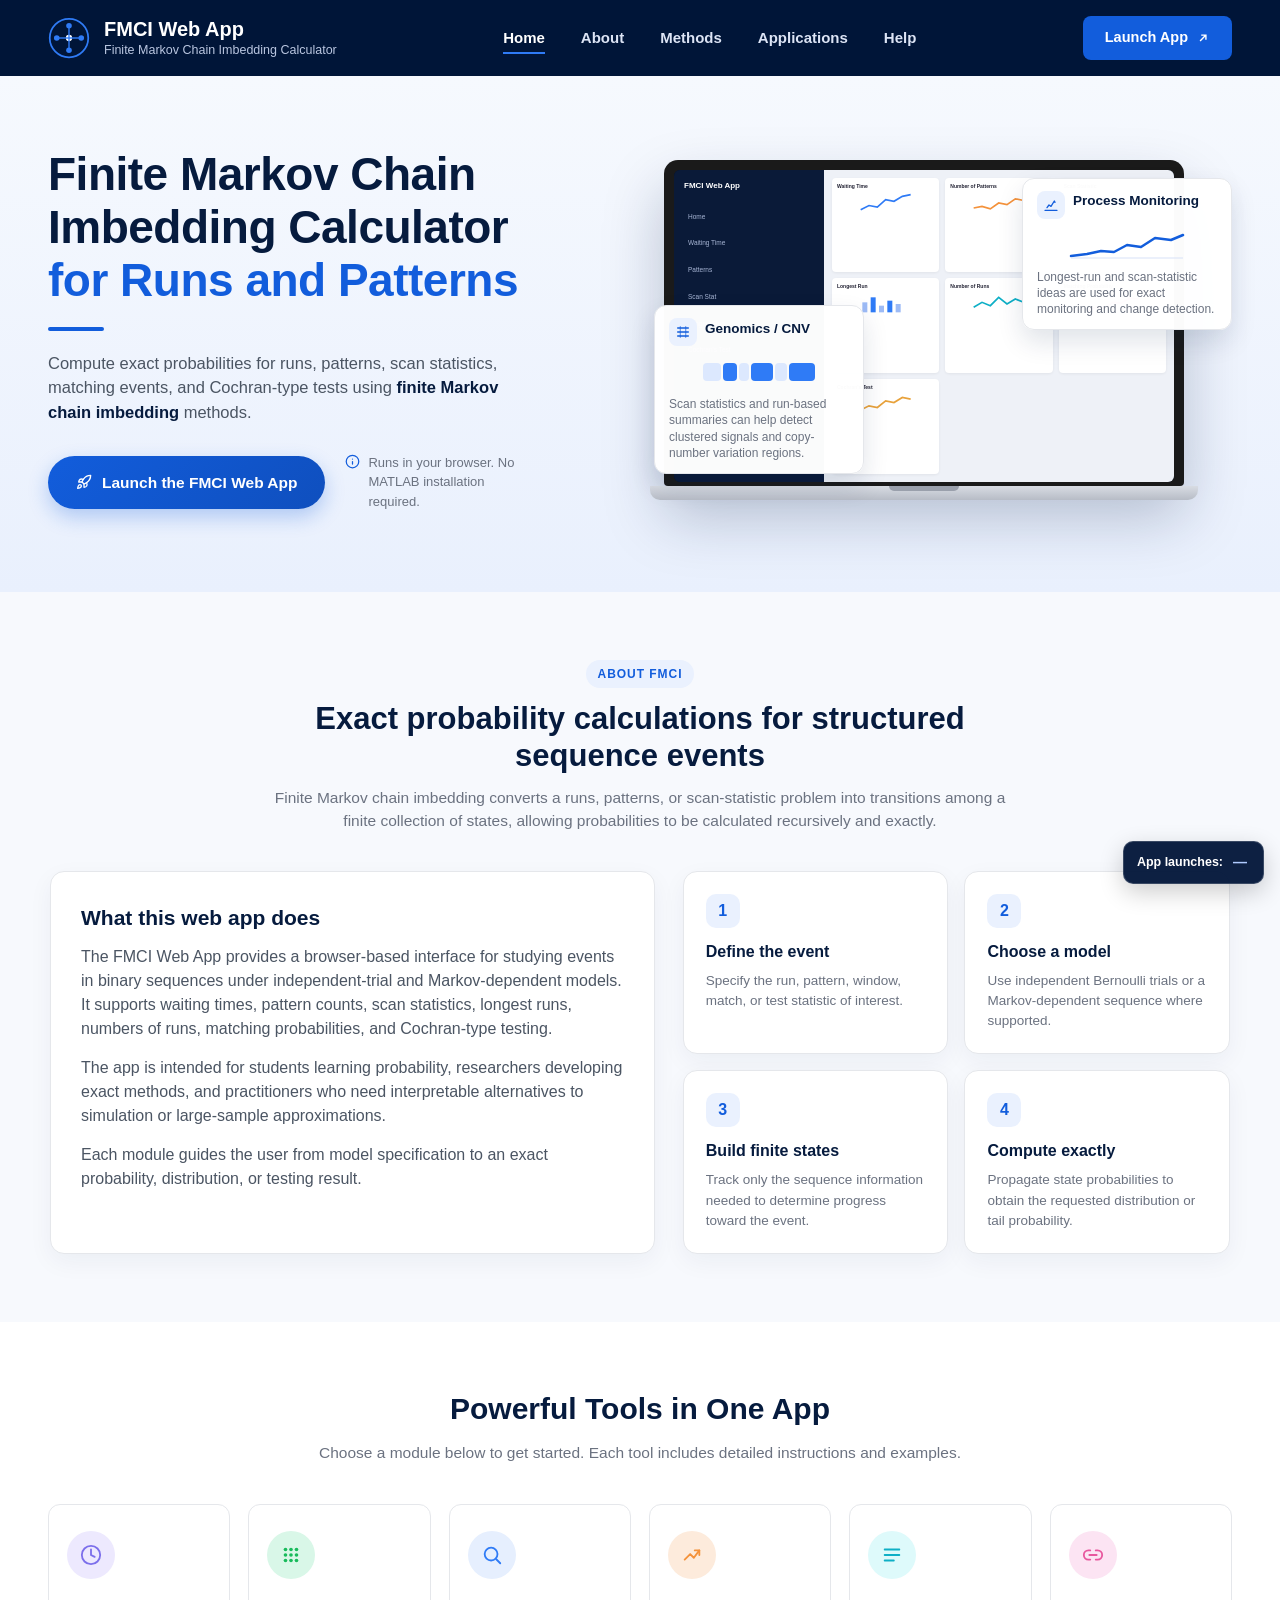
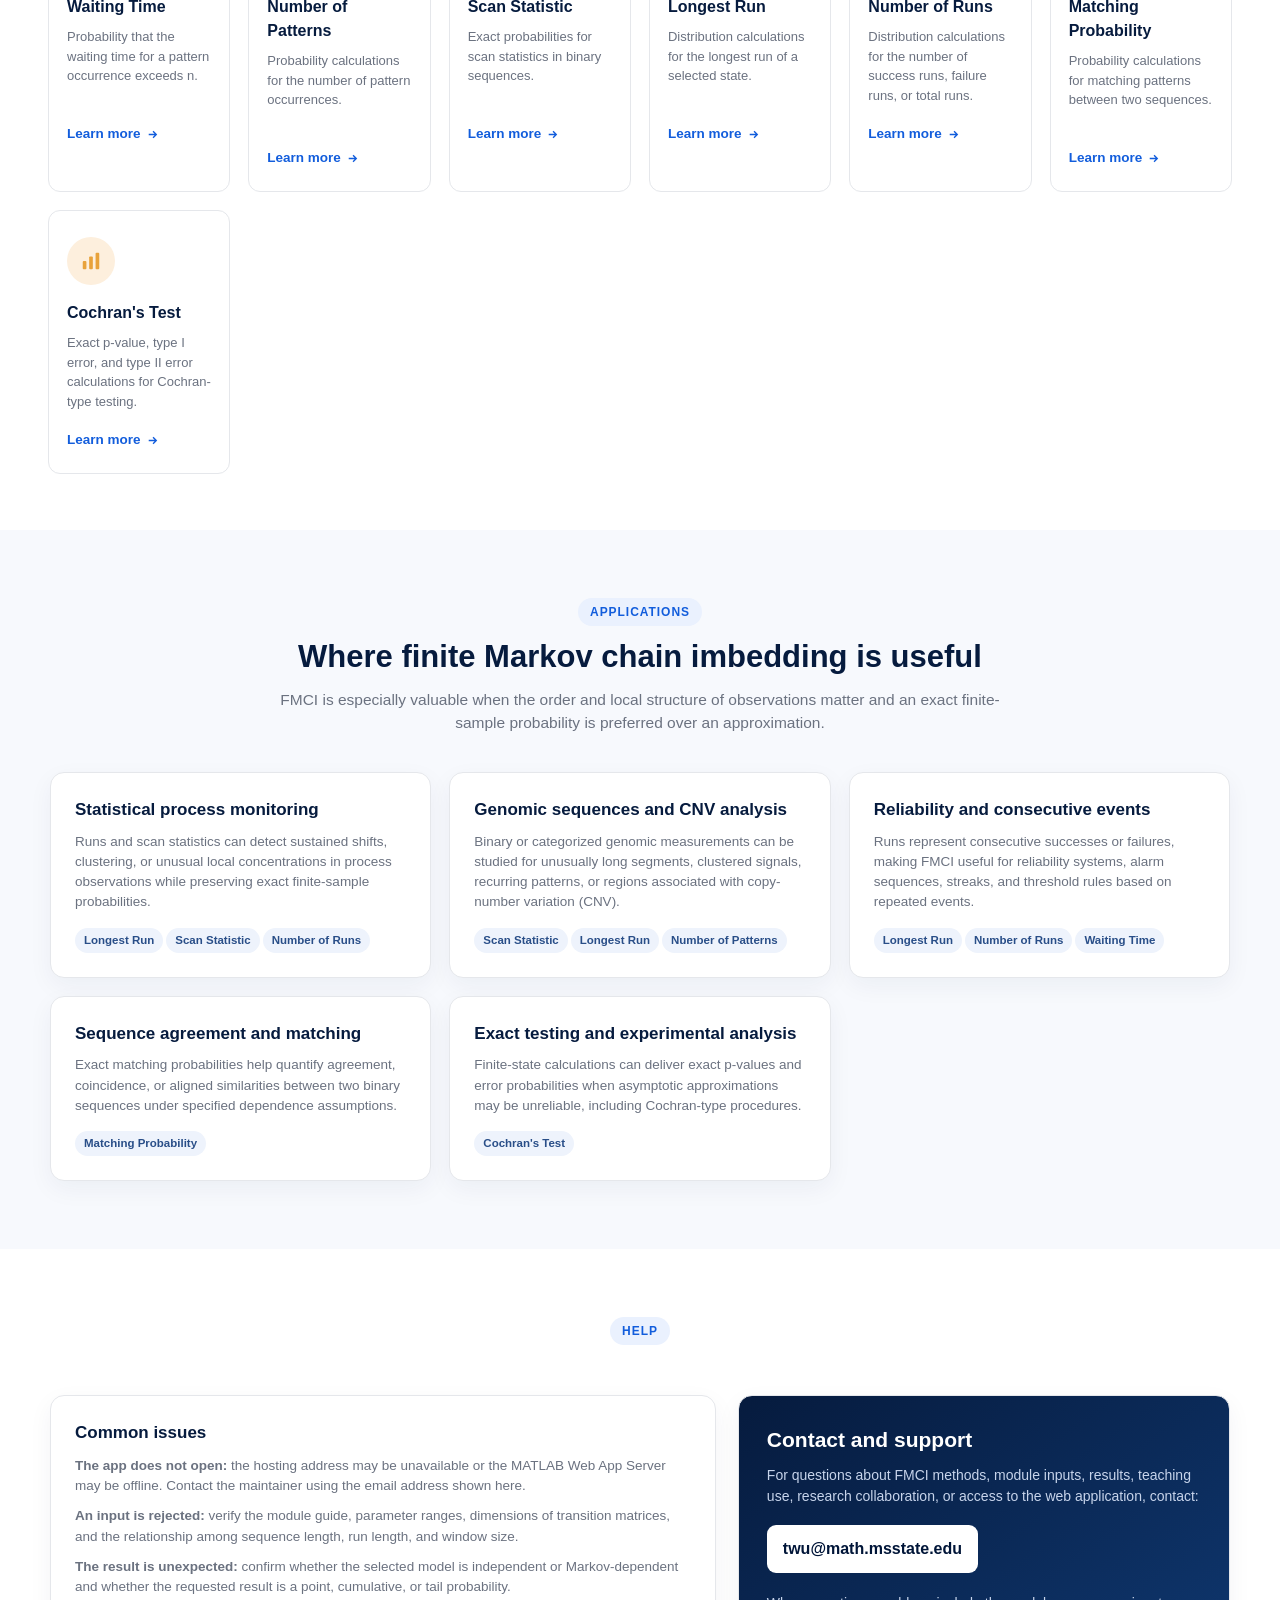
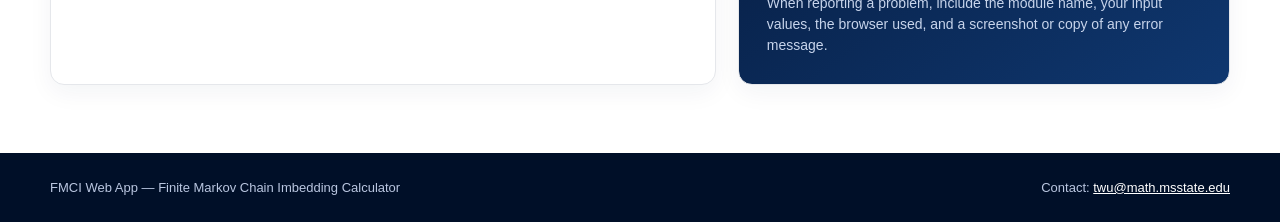
<file: index.html>
<!DOCTYPE html>

<html lang="en">
<head>
<meta charset="utf-8"/>
<meta content="width=device-width, initial-scale=1.0" name="viewport"/>
<title>FMCI Web App — Finite Markov Chain Imbedding Calculator</title>
<style>
  :root {
    --navy-900: #001538;
    --navy-800: #02244F;
    --navy-950: #000f28;
    --blue-600: #125DDC;
    --blue-700: #0F4FBE;
    --blue-500: #2F7BF6;
    --text-dark: #061B3E;
    --text-gray: #4B5563;
    --text-light-gray: #6B7280;
    --border-gray: #E5E7EB;
    --bg-hero-top: #F6F9FE;
    --bg-hero-bottom: #E9F0FD;
  }

  * { box-sizing: border-box; margin: 0; padding: 0; }

  body {
    font-family: -apple-system, BlinkMacSystemFont, "Segoe UI", Roboto, Helvetica, Arial, sans-serif;
    color: var(--text-dark);
    line-height: 1.5;
  }

  a { text-decoration: none; color: inherit; }
  ul { list-style: none; }

  /* ===== NAV ===== */
  .navbar {
    background: var(--navy-900);
    display: flex;
    align-items: center;
    justify-content: space-between;
    padding: 16px 48px;
    color: #fff;
  }
  .navbar .brand {
    display: flex;
    align-items: center;
    gap: 14px;
  }
  .brand-icon {
    width: 42px;
    height: 42px;
    flex-shrink: 0;
  }
  .brand-text h1 {
    font-size: 20px;
    font-weight: 700;
    line-height: 1.2;
  }
  .brand-text p {
    font-size: 12.5px;
    color: #B9C6E0;
    font-weight: 400;
  }
  .nav-links {
    display: flex;
    align-items: center;
    gap: 36px;
  }
  .nav-links a {
    font-size: 15px;
    font-weight: 600;
    color: #DCE4F5;
    padding-bottom: 6px;
    border-bottom: 2px solid transparent;
    transition: color 0.15s ease, border-color 0.15s ease;
  }
  .nav-links a:hover { color: #fff; }
  .nav-links a.active {
    color: #fff;
    border-bottom-color: var(--blue-500);
  }
  .btn-launch-nav {
    background: var(--blue-600);
    color: #fff;
    font-size: 14.5px;
    font-weight: 700;
    padding: 11px 22px;
    border-radius: 8px;
    display: inline-flex;
    align-items: center;
    gap: 8px;
    transition: background 0.15s ease, transform 0.1s ease;
    white-space: nowrap;
  }
  .btn-launch-nav:hover { background: var(--blue-700); }
  .btn-launch-nav:active { transform: scale(0.98); }

  /* ===== HERO ===== */
  .hero {
    background: linear-gradient(180deg, var(--bg-hero-top) 0%, var(--bg-hero-bottom) 100%);
    padding: 64px 48px 72px;
    display: flex;
    align-items: center;
    gap: 48px;
    position: relative;
    overflow: hidden;
  }
  .hero-left { flex: 1 1 480px; max-width: 560px; z-index: 2; }
  .hero-right {
    flex: 1 1 480px;
    position: relative;
    display: flex;
    justify-content: center;
    align-items: center;
    min-height: 380px;
  }
  .hero h2 {
    font-size: 46px;
    font-weight: 800;
    line-height: 1.15;
    letter-spacing: -0.5px;
  }
  .hero h2 .accent { color: var(--blue-600); display: block; }
  .hero-divider {
    width: 56px;
    height: 4px;
    background: var(--blue-600);
    border-radius: 2px;
    margin: 20px 0 20px;
  }
  .hero p.lead {
    font-size: 16.5px;
    color: var(--text-gray);
    max-width: 490px;
    margin-bottom: 28px;
  }
  .hero p.lead strong { color: var(--text-dark); font-weight: 700; }

  .features-row {
    display: flex;
    gap: 28px;
    margin-bottom: 32px;
    flex-wrap: wrap;
  }
  .feature-item {
    display: flex;
    align-items: flex-start;
    gap: 10px;
    max-width: 165px;
  }
  .feature-icon {
    width: 22px;
    height: 22px;
    flex-shrink: 0;
    color: var(--blue-600);
    margin-top: 2px;
  }
  .feature-item h4 {
    font-size: 14.5px;
    font-weight: 700;
    margin-bottom: 2px;
  }
  .feature-item p {
    font-size: 13px;
    color: var(--text-light-gray);
    line-height: 1.35;
  }

  .hero-cta-row {
    display: flex;
    align-items: center;
    gap: 20px;
    flex-wrap: wrap;
  }
  .btn-launch-hero {
    background: linear-gradient(135deg, var(--blue-600), var(--blue-700));
    color: #fff;
    font-size: 15.5px;
    font-weight: 700;
    padding: 15px 28px;
    border-radius: 999px;
    display: inline-flex;
    align-items: center;
    gap: 10px;
    box-shadow: 0 8px 20px rgba(18, 93, 220, 0.28);
    transition: transform 0.15s ease, box-shadow 0.15s ease;
  }
  .btn-launch-hero:hover {
    transform: translateY(-1px);
    box-shadow: 0 10px 24px rgba(18, 93, 220, 0.35);
  }
  .hero-note {
    display: flex;
    align-items: flex-start;
    gap: 8px;
    font-size: 13px;
    color: var(--text-light-gray);
    max-width: 190px;
  }
  .hero-note svg { flex-shrink: 0; color: var(--blue-600); margin-top: 1px; }

  /* laptop mockup */
  .laptop {
    position: relative;
    width: 100%;
    max-width: 520px;
    z-index: 2;
  }
  .laptop-screen {
    background: #1a1a1a;
    border-radius: 14px 14px 4px 4px;
    padding: 10px 10px 4px;
    box-shadow: 0 30px 60px rgba(10, 30, 70, 0.25);
  }
  .laptop-screen-inner {
    background: var(--navy-950);
    border-radius: 6px;
    overflow: hidden;
    aspect-ratio: 16/10;
    display: flex;
  }
  .laptop-base {
    height: 14px;
    background: linear-gradient(180deg, #d8dce3, #b7bcc6);
    border-radius: 0 0 10px 10px;
    margin: 0 -14px;
    position: relative;
  }
  .laptop-base::after {
    content: "";
    position: absolute;
    left: 50%; top: 0;
    transform: translateX(-50%);
    width: 70px; height: 5px;
    background: #9aa0ac;
    border-radius: 0 0 6px 6px;
  }

  .app-sidebar {
    width: 30%;
    background: #0a1a38;
    padding: 10px 8px;
    display: flex;
    flex-direction: column;
    gap: 7px;
  }
  .app-sidebar .app-title { color: #fff; font-size: 8px; font-weight: 700; margin-bottom: 8px; padding-left: 2px; }
  .app-sidebar .item {
    font-size: 6.5px;
    color: #A9B7D6;
    padding: 5px 6px;
    border-radius: 4px;
  }
  .app-main {
    flex: 1;
    background: #eef1f7;
    padding: 8px;
    display: grid;
    grid-template-columns: 1fr 1fr 1fr;
    gap: 6px;
  }
  .mini-card {
    background: #fff;
    border-radius: 4px;
    padding: 5px;
    box-shadow: 0 1px 3px rgba(0,0,0,0.06);
  }
  .mini-card .label { font-size: 5px; font-weight: 700; color: #223; margin-bottom: 3px; }
  .mini-card svg { width: 100%; height: 20px; display: block; }
  .mini-card.wide { grid-column: span 1; }

  .hero-deco {
    position: absolute;
    right: -40px;
    top: 40px;
    z-index: 1;
    opacity: 0.9;
  }

  /* ===== TOOLS SECTION ===== */
  .tools-section {
    padding: 64px 48px 56px;
    text-align: center;
    background: #fff;
  }
  .tools-section h3 {
    font-size: 30px;
    font-weight: 800;
    color: var(--text-dark);
    margin-bottom: 10px;
  }
  .tools-section > p {
    font-size: 15.5px;
    color: var(--text-light-gray);
    margin-bottom: 40px;
  }
  .tools-grid {
    display: grid;
    grid-template-columns: repeat(auto-fit, minmax(170px, 1fr));
    gap: 18px;
    max-width: 1320px;
    margin: 0 auto;
  }
  .tool-card {
    border: 1px solid var(--border-gray);
    border-radius: 12px;
    padding: 26px 18px 22px;
    text-align: left;
    transition: box-shadow 0.15s ease, transform 0.15s ease, border-color 0.15s ease;
  }
  .tool-card:hover {
    box-shadow: 0 12px 24px rgba(10, 30, 70, 0.08);
    transform: translateY(-2px);
    border-color: #D6E0F5;
  }
  .tool-icon {
    width: 48px;
    height: 48px;
    border-radius: 50%;
    display: flex;
    align-items: center;
    justify-content: center;
    margin-bottom: 16px;
  }
  .tool-icon svg { width: 22px; height: 22px; }
  .tool-card h4 {
    font-size: 16px;
    font-weight: 700;
    margin-bottom: 8px;
  }
  .tool-card p {
    font-size: 13px;
    color: var(--text-light-gray);
    line-height: 1.5;
    margin-bottom: 16px;
    min-height: 78px;
  }
  .tool-card .learn-more {
    font-size: 13.5px;
    font-weight: 700;
    color: var(--blue-600);
    display: inline-flex;
    align-items: center;
    gap: 5px;
  }
  .tool-card .learn-more svg { width: 13px; height: 13px; transition: transform 0.15s ease; }
  .tool-card:hover .learn-more svg { transform: translateX(3px); }

  .icon-purple { background: #EDE9FE; color: #7C6FEB; }
  .icon-green  { background: #D9F7E8; color: #18BB5B; }
  .icon-blue   { background: #E6EFFE; color: #2F7BF6; }
  .icon-orange { background: #FDEBDC; color: #F4923B; }
  .icon-teal   { background: #DEFAFB; color: #0EAFC6; }
  .icon-pink   { background: #FCE4F3; color: #E8579E; }
  .icon-amber  { background: #FDEFDD; color: #E8A23B; }

  /* ===== TRUST BAR ===== */
  .trust-bar {
    background: var(--navy-800);
    padding: 44px 48px;
    display: grid;
    grid-template-columns: repeat(auto-fit, minmax(240px, 1fr));
    gap: 32px;
    max-width: 1320px;
    margin: 0 auto;
    border-radius: 14px;
  }
  .trust-wrap { padding: 0 48px 56px; background: #fff; }
  .trust-item {
    display: flex;
    align-items: flex-start;
    gap: 14px;
  }
  .trust-icon {
    width: 46px;
    height: 46px;
    border-radius: 10px;
    background: rgba(255,255,255,0.08);
    display: flex;
    align-items: center;
    justify-content: center;
    flex-shrink: 0;
    color: #9FC0FA;
  }
  .trust-item h5 {
    color: #fff;
    font-size: 15px;
    font-weight: 700;
    margin-bottom: 4px;
  }
  .trust-item p {
    color: #B9C6E0;
    font-size: 13px;
    line-height: 1.4;
  }


  html { scroll-behavior: smooth; }

  /* ===== CONTENT SECTIONS ===== */
  .content-section { padding: 68px 48px; background: #fff; }
  .content-section.alt { background: #F7F9FD; }
  .section-inner { max-width: 1180px; margin: 0 auto; }
  .section-heading { text-align: center; max-width: 760px; margin: 0 auto 38px; }
  .section-kicker {
    display: inline-block; color: var(--blue-600); background: #EAF1FE;
    border-radius: 999px; padding: 5px 12px; font-size: 12px; font-weight: 800;
    letter-spacing: .08em; text-transform: uppercase; margin-bottom: 12px;
  }
  .section-heading h3 { font-size: 31px; line-height: 1.2; margin-bottom: 12px; }
  .section-heading p { color: var(--text-light-gray); font-size: 15.5px; }

  .about-grid { display: grid; grid-template-columns: 1.05fr .95fr; gap: 28px; align-items: stretch; }
  .about-panel, .info-card, .application-card, .help-card, .contact-card {
    background: #fff; border: 1px solid var(--border-gray); border-radius: 14px;
    box-shadow: 0 8px 24px rgba(10, 30, 70, .05);
  }
  .about-panel { padding: 30px; }
  .about-panel h4 { font-size: 21px; margin-bottom: 12px; }
  .about-panel p { color: var(--text-gray); margin-bottom: 15px; }
  .about-panel p:last-child { margin-bottom: 0; }

  .principles-grid { display: grid; grid-template-columns: 1fr 1fr; gap: 16px; }
  .info-card { padding: 22px; }
  .info-card h4 { font-size: 16px; margin-bottom: 7px; }
  .info-card p { color: var(--text-light-gray); font-size: 13.5px; }
  .number-badge {
    width: 34px; height: 34px; border-radius: 10px; display: inline-flex;
    align-items: center; justify-content: center; background: #EAF1FE;
    color: var(--blue-600); font-weight: 800; margin-bottom: 12px;
  }

  .applications-grid { display: grid; grid-template-columns: repeat(3, 1fr); gap: 18px; }
  .application-card { padding: 24px; }
  .application-card h4 { font-size: 17px; margin-bottom: 9px; }
  .application-card p { font-size: 13.5px; color: var(--text-light-gray); margin-bottom: 12px; }
  .application-card .module-tag {
    display: inline-block; background: #EEF3FC; color: #294E88; border-radius: 999px;
    padding: 4px 9px; font-size: 11.5px; font-weight: 700; margin: 3px 3px 0 0;
  }

  .help-layout { display: grid; grid-template-columns: 1.15fr .85fr; gap: 22px; }
  .help-stack { display: grid; gap: 16px; }
  .help-card { padding: 24px; }
  .help-card h4 { font-size: 17px; margin-bottom: 10px; }
  .help-card p { color: var(--text-light-gray); font-size: 13.5px; }
  .steps { counter-reset: help-step; display: grid; gap: 12px; }
  .steps li {
    counter-increment: help-step; display: grid; grid-template-columns: 30px 1fr;
    gap: 10px; align-items: start; color: var(--text-gray); font-size: 14px;
  }
  .steps li::before {
    content: counter(help-step); width: 28px; height: 28px; display: flex;
    align-items: center; justify-content: center; border-radius: 50%;
    background: var(--blue-600); color: #fff; font-weight: 800; font-size: 12px;
  }

  .contact-card { padding: 28px; background: linear-gradient(145deg, #061B3E, #0F376F); color: #fff; }
  .contact-card h4 { font-size: 21px; margin-bottom: 9px; }
  .contact-card p { color: #C7D4EB; font-size: 14px; margin-bottom: 18px; }
  .contact-link {
    display: inline-flex; align-items: center; gap: 9px; background: #fff;
    color: var(--navy-900); font-weight: 800; padding: 12px 16px;
    border-radius: 9px; overflow-wrap: anywhere;
  }
  .contact-link:hover { background: #EAF1FE; }

  .site-footer { background: var(--navy-950); color: #B9C6E0; padding: 25px 48px; font-size: 13px; }
  .footer-inner { max-width: 1180px; margin: 0 auto; display: flex; justify-content: space-between; gap: 18px; flex-wrap: wrap; }
  .site-footer a { color: #fff; text-decoration: underline; }

  /* Hero visual informed by FMCI application areas */
  .hero { justify-content: space-between; }
  .hero-left { flex: 1 1 480px; max-width: 560px; text-align: left; }
  .hero-divider { margin-left: 0; margin-right: 0; }
  .hero p.lead { max-width: 490px; margin-left: 0; margin-right: 0; }
  .features-row, .hero-cta-row { justify-content: flex-start; }
  .hero-visual-wrap {
    position: relative;
    width: 100%;
    max-width: 560px;
  }
  .hero-callout {
    position: absolute;
    z-index: 4;
    background: rgba(255,255,255,0.98);
    border: 1px solid var(--border-gray);
    border-radius: 12px;
    padding: 12px 14px;
    box-shadow: 0 12px 26px rgba(10, 30, 70, 0.12);
    width: 210px;
  }
  .hero-callout.top-right { right: -8px; top: 18px; }
  .hero-callout.bottom-left { left: -10px; bottom: 26px; }
  .hero-callout h5 {
    font-size: 13.5px;
    font-weight: 800;
    margin-bottom: 6px;
    color: var(--text-dark);
  }
  .hero-callout p {
    font-size: 12px;
    line-height: 1.35;
    color: var(--text-light-gray);
    margin-top: 6px;
  }
  .callout-icon-row {
    display: flex;
    align-items: center;
    gap: 8px;
  }
  .callout-icon {
    width: 28px;
    height: 28px;
    border-radius: 8px;
    display: inline-flex;
    align-items: center;
    justify-content: center;
    background: #EAF1FE;
    color: var(--blue-600);
    flex-shrink: 0;
  }
  .callout-chart,
  .callout-cnv {
    width: 100%;
    height: 36px;
    display: block;
    margin-top: 8px;
  }

  @media (max-width: 900px) {
    .navbar { flex-wrap: wrap; gap: 16px; padding: 16px 24px; }
    .nav-links { order: 3; width: 100%; justify-content: space-between; }
    .hero { flex-direction: column; padding: 40px 24px; }
    .hero h2 { font-size: 34px; }
    .tools-section, .trust-wrap { padding-left: 24px; padding-right: 24px; }
    .content-section { padding: 52px 24px; }
    .about-grid, .help-layout { grid-template-columns: 1fr; }
    .applications-grid { grid-template-columns: 1fr 1fr; }
    .hero-right { min-height: 320px; }
    .hero-callout { position: static; width: 100%; }
    .hero-visual-wrap { display: grid; gap: 14px; }
  }

  @media (max-width: 620px) {
    .nav-links { gap: 15px; overflow-x: auto; justify-content: flex-start; }
    .applications-grid, .principles-grid { grid-template-columns: 1fr; }
    .hero-callout { padding: 12px; }
    .section-heading h3 { font-size: 26px; }
    .site-footer { padding: 22px 24px; }
  }

  /* ===== VISIT COUNTER ===== */
  .visit-counter {
    position: fixed;
    right: 16px;
    bottom: 16px;
    z-index: 9999;
    display: flex;
    align-items: center;
    gap: 8px;
    padding: 9px 11px;
    border: 1px solid rgba(255,255,255,0.18);
    border-radius: 10px;
    background: rgba(0, 21, 56, 0.94);
    box-shadow: 0 8px 24px rgba(0,0,0,0.2);
    color: #fff;
    font-size: 12px;
    font-weight: 700;
  }
  .visit-counter img {
    display: block;
    height: 20px;
    width: auto;
  }
  @media (max-width: 620px) {
    .visit-counter {
      right: 10px;
      bottom: 10px;
    }
  }

  /* ===== APP LAUNCH COUNTER ===== */
  .launch-counter {
    position: fixed;
    right: 16px;
    bottom: 16px;
    z-index: 9999;
    display: flex;
    align-items: center;
    gap: 7px;
    padding: 10px 13px;
    border: 1px solid rgba(255,255,255,0.18);
    border-radius: 10px;
    background: rgba(0, 21, 56, 0.95);
    box-shadow: 0 8px 24px rgba(0,0,0,0.20);
    color: #fff;
    font-size: 12.5px;
    font-weight: 700;
  }
  .launch-counter strong {
    min-width: 20px;
    text-align: center;
    color: #AFCBFF;
    font-size: 14px;
  }
  @media (max-width: 620px) {
    .launch-counter {
      right: 10px;
      bottom: 10px;
    }
  }
</style>
</head>
<body id="top">
<!-- ===== NAVBAR ===== -->
<nav class="navbar">
<div class="brand">
<svg class="brand-icon" fill="none" viewbox="0 0 48 48">
<circle cx="24" cy="24" r="22" stroke="#2F7BF6" stroke-width="2"></circle>
<circle cx="24" cy="10" fill="#2F7BF6" r="3.2"></circle>
<circle cx="38" cy="24" fill="#2F7BF6" r="3.2"></circle>
<circle cx="24" cy="38" fill="#2F7BF6" r="3.2"></circle>
<circle cx="10" cy="24" fill="#2F7BF6" r="3.2"></circle>
<circle cx="24" cy="24" fill="#fff" r="3.6"></circle>
<line stroke="#2F7BF6" stroke-width="1.6" x1="24" x2="24" y1="10" y2="24"></line>
<line stroke="#2F7BF6" stroke-width="1.6" x1="38" x2="24" y1="24" y2="24"></line>
<line stroke="#2F7BF6" stroke-width="1.6" x1="24" x2="24" y1="38" y2="24"></line>
<line stroke="#2F7BF6" stroke-width="1.6" x1="10" x2="24" y1="24" y2="24"></line>
</svg>
<div class="brand-text">
<h1>FMCI Web App</h1>
<p>Finite Markov Chain Imbedding Calculator</p>
</div>
</div>
<ul class="nav-links">
<li><a class="active" href="#top">Home</a></li>
<li><a href="#about">About</a></li>
<li><a href="#methods">Methods</a></li>
<li><a href="#applications">Applications</a></li>
<li><a href="#help">Help</a></li>
</ul>
<a class="btn-launch-nav" href="https://desktop-nvaeldt.tailb7802d.ts.net/webapps/home/session.html?app=WuWebAppDesignerWeb2">
      Launch App
      <svg fill="none" height="14" stroke="currentColor" stroke-width="2.4" viewbox="0 0 24 24" width="14">
<path d="M7 17L17 7M9 7h8v8"></path>
</svg>
</a>
</nav>
<!-- ===== HERO ===== -->
<section class="hero">
<div class="hero-left">
<h2>Finite Markov Chain Imbedding Calculator<span class="accent">for Runs and Patterns</span></h2>
<div class="hero-divider"></div>
<p class="lead">Compute exact probabilities for runs, patterns, scan statistics, matching events, and Cochran-type tests using <strong>finite Markov chain imbedding</strong> methods.</p>
<div class="hero-cta-row">
<a class="btn-launch-hero" href="https://desktop-nvaeldt.tailb7802d.ts.net/webapps/home/session.html?app=WuWebAppDesignerWeb2">
<svg fill="none" height="16" stroke="#fff" stroke-linecap="round" stroke-linejoin="round" stroke-width="2" viewbox="0 0 24 24" width="16">
<path d="M4.5 16.5c-1.5 1.26-2 5-2 5s3.74-.5 5-2c.71-.84.7-2.13-.09-2.91a2.18 2.18 0 0 0-2.91-.09z"></path>
<path d="M12 15l-3-3a22 22 0 0 1 2-3.95A12.88 12.88 0 0 1 22 2c0 2.72-.78 7.5-6 11a22.35 22.35 0 0 1-4 2z"></path>
<path d="M9 12H4s.55-3.03 2-4c1.62-1.08 5 0 5 0"></path>
<path d="M12 15v5s3.03-.55 4-2c1.08-1.62 0-5 0-5"></path>
</svg>
          Launch the FMCI Web App
        </a>
<div class="hero-note">
<svg fill="none" height="15" stroke="currentColor" stroke-width="2" viewbox="0 0 24 24" width="15">
<circle cx="12" cy="12" r="10"></circle>
<path d="M12 16v-4M12 8h.01" stroke-linecap="round"></path>
</svg>
          Runs in your browser. No MATLAB installation required.
        </div>
</div>
</div>
<div class="hero-right">
<div class="hero-visual-wrap">
<div class="hero-callout top-right">
<div class="callout-icon-row">
<span class="callout-icon">
<svg fill="none" height="16" stroke="currentColor" stroke-width="2" viewbox="0 0 24 24" width="16">
<path d="M3 20h18M6 16l3-4 3 2 5-8 1 2" stroke-linecap="round" stroke-linejoin="round"></path>
</svg>
</span>
<h5>Process Monitoring</h5>
</div>
<svg class="callout-chart" fill="none" viewbox="0 0 120 36">
<polyline fill="none" points="4,29 20,27 34,24 47,25 60,18 74,20 88,11 104,13 116,8" stroke="#125DDC" stroke-linecap="round" stroke-linejoin="round" stroke-width="2.5"></polyline>
<line stroke="#D7E2F7" stroke-width="1.2" x1="4" x2="116" y1="31" y2="31"></line>
</svg>
<p>Longest-run and scan-statistic ideas are used for exact monitoring and change detection.</p>
</div>
<div class="laptop">
<div class="laptop-screen">
<div class="laptop-screen-inner">
<div class="app-sidebar">
<div class="app-title">FMCI Web App</div>
<div class="item">Home</div>
<div class="item">Waiting Time</div>
<div class="item">Patterns</div>
<div class="item">Scan Stat</div>
<div class="item">Longest Run</div>
<div class="item">Cochran's Test</div>
</div>
<div class="app-main">
<div class="mini-card"><div class="label">Waiting Time</div>
<svg viewbox="0 0 60 24"><polyline fill="none" points="0,20 10,15 20,17 30,8 40,10 50,4 60,2" stroke="#2F7BF6" stroke-width="2"></polyline></svg>
</div>
<div class="mini-card"><div class="label">Number of Patterns</div>
<svg viewbox="0 0 60 24"><polyline fill="none" points="0,18 10,16 20,19 30,12 40,14 50,7 60,9" stroke="#F4923B" stroke-width="2"></polyline></svg>
</div>
<div class="mini-card"><div class="label">Scan Statistic</div>
<svg viewbox="0 0 60 24"><polyline fill="none" points="0,10 10,14 20,6 30,16 40,9 50,18 60,11" stroke="#7C6FEB" stroke-width="2"></polyline></svg>
</div>
<div class="mini-card"><div class="label">Longest Run</div>
<svg viewbox="0 0 60 24"><rect fill="#9DBBF6" height="12" width="6" x="2" y="10"></rect><rect fill="#2F7BF6" height="18" width="6" x="12" y="4"></rect><rect fill="#9DBBF6" height="8" width="6" x="22" y="14"></rect><rect fill="#2F7BF6" height="14" width="6" x="32" y="8"></rect><rect fill="#9DBBF6" height="10" width="6" x="42" y="12"></rect></svg>
</div>
<div class="mini-card"><div class="label">Number of Runs</div>
<svg viewbox="0 0 60 24"><polyline fill="none" points="0,16 10,10 20,14 30,4 40,12 50,6 60,10" stroke="#0EAFC6" stroke-width="2"></polyline></svg>
</div>
<div class="mini-card"><div class="label">Matching Probability</div>
<svg viewbox="0 0 60 24"><polyline fill="none" points="0,20 10,16 20,17 30,10 40,11 50,5 60,6" stroke="#E8579E" stroke-width="2"></polyline></svg>
</div>
<div class="mini-card"><div class="label">Cochran's Test</div>
<svg viewbox="0 0 60 24"><polyline fill="none" points="0,18 10,13 20,15 30,7 40,9 50,3 60,5" stroke="#E8A23B" stroke-width="2"></polyline></svg>
</div>
</div>
</div>
</div>
<div class="laptop-base"></div>
</div>
<div class="hero-callout bottom-left">
<div class="callout-icon-row">
<span class="callout-icon">
<svg fill="none" height="16" stroke="currentColor" stroke-width="2" viewbox="0 0 24 24" width="16">
<path d="M4 6h16M4 12h16M4 18h16" stroke-linecap="round"></path>
<path d="M8 4v16M16 4v16" opacity=".55" stroke-linecap="round"></path>
</svg>
</span>
<h5>Genomics / CNV</h5>
</div>
<svg class="callout-cnv" fill="none" viewbox="0 0 120 36">
<rect fill="#DCE8FE" height="18" rx="4" width="18" x="4" y="9"></rect>
<rect fill="#2F7BF6" height="18" rx="4" width="14" x="24" y="9"></rect>
<rect fill="#DCE8FE" height="18" rx="4" width="10" x="40" y="9"></rect>
<rect fill="#2F7BF6" height="18" rx="4" width="22" x="52" y="9"></rect>
<rect fill="#DCE8FE" height="18" rx="4" width="12" x="76" y="9"></rect>
<rect fill="#2F7BF6" height="18" rx="4" width="26" x="90" y="9"></rect>
</svg>
<p>Scan statistics and run-based summaries can help detect clustered signals and copy-number variation regions.</p>
</div>
</div>
</div>
</section>
<!-- ===== ABOUT ===== -->
<section class="content-section alt" id="about">
<div class="section-inner">
<div class="section-heading">
<span class="section-kicker">About FMCI</span>
<h3>Exact probability calculations for structured sequence events</h3>
<p>Finite Markov chain imbedding converts a runs, patterns, or scan-statistic problem into transitions among a finite collection of states, allowing probabilities to be calculated recursively and exactly.</p>
</div>
<div class="about-grid">
<div class="about-panel">
<h4>What this web app does</h4>
<p>The FMCI Web App provides a browser-based interface for studying events in binary sequences under independent-trial and Markov-dependent models. It supports waiting times, pattern counts, scan statistics, longest runs, numbers of runs, matching probabilities, and Cochran-type testing.</p>
<p>The app is intended for students learning probability, researchers developing exact methods, and practitioners who need interpretable alternatives to simulation or large-sample approximations.</p>
<p>Each module guides the user from model specification to an exact probability, distribution, or testing result.</p>
</div>
<div class="principles-grid">
<div class="info-card"><span class="number-badge">1</span><h4>Define the event</h4><p>Specify the run, pattern, window, match, or test statistic of interest.</p></div>
<div class="info-card"><span class="number-badge">2</span><h4>Choose a model</h4><p>Use independent Bernoulli trials or a Markov-dependent sequence where supported.</p></div>
<div class="info-card"><span class="number-badge">3</span><h4>Build finite states</h4><p>Track only the sequence information needed to determine progress toward the event.</p></div>
<div class="info-card"><span class="number-badge">4</span><h4>Compute exactly</h4><p>Propagate state probabilities to obtain the requested distribution or tail probability.</p></div>
</div>
</div>
</div>
</section>
<!-- ===== TOOLS SECTION ===== -->
<section class="tools-section" id="methods">
<h3>Powerful Tools in One App</h3>
<p>Choose a module below to get started. Each tool includes detailed instructions and examples.</p>
<div class="tools-grid">
<div class="tool-card">
<div class="tool-icon icon-purple">
<svg fill="none" stroke="currentColor" stroke-width="2" viewbox="0 0 24 24"><circle cx="12" cy="12" r="10"></circle><path d="M12 6v6l4 2" stroke-linecap="round"></path></svg>
</div>
<h4>Waiting Time</h4>
<p>Probability that the waiting time for a pattern occurrence exceeds n.</p>
<a class="learn-more" href="https://comehome1981.github.io/fmci-website/modules/waiting-time.html">Learn more <svg fill="none" stroke="currentColor" stroke-width="2.5" viewbox="0 0 24 24"><path d="M5 12h14M13 6l6 6-6 6"></path></svg></a>
</div>
<div class="tool-card">
<div class="tool-icon icon-green">
<svg fill="currentColor" viewbox="0 0 24 24"><circle cx="6" cy="6" r="2"></circle><circle cx="12" cy="6" r="2"></circle><circle cx="18" cy="6" r="2"></circle><circle cx="6" cy="12" r="2"></circle><circle cx="12" cy="12" r="2"></circle><circle cx="18" cy="12" r="2"></circle><circle cx="6" cy="18" r="2"></circle><circle cx="12" cy="18" r="2"></circle><circle cx="18" cy="18" r="2"></circle></svg>
</div>
<h4>Number of Patterns</h4>
<p>Probability calculations for the number of pattern occurrences.</p>
<a class="learn-more" href="https://comehome1981.github.io/fmci-website/modules/number-of-patterns.html">Learn more <svg fill="none" stroke="currentColor" stroke-width="2.5" viewbox="0 0 24 24"><path d="M5 12h14M13 6l6 6-6 6"></path></svg></a>
</div>
<div class="tool-card">
<div class="tool-icon icon-blue">
<svg fill="none" stroke="currentColor" stroke-width="2" viewbox="0 0 24 24"><circle cx="11" cy="11" r="7"></circle><path d="M21 21l-4.35-4.35" stroke-linecap="round"></path></svg>
</div>
<h4>Scan Statistic</h4>
<p>Exact probabilities for scan statistics in binary sequences.</p>
<a class="learn-more" href="https://comehome1981.github.io/fmci-website/modules/scan-statistic.html">Learn more <svg fill="none" stroke="currentColor" stroke-width="2.5" viewbox="0 0 24 24"><path d="M5 12h14M13 6l6 6-6 6"></path></svg></a>
</div>
<div class="tool-card">
<div class="tool-icon icon-orange">
<svg fill="none" stroke="currentColor" stroke-width="2" viewbox="0 0 24 24"><path d="M4 17l6-6 4 4 6-8" stroke-linecap="round" stroke-linejoin="round"></path><path d="M15 7h5v5" stroke-linecap="round" stroke-linejoin="round"></path></svg>
</div>
<h4>Longest Run</h4>
<p>Distribution calculations for the longest run of a selected state.</p>
<a class="learn-more" href="https://comehome1981.github.io/fmci-website/modules/longest-run.html">Learn more <svg fill="none" stroke="currentColor" stroke-width="2.5" viewbox="0 0 24 24"><path d="M5 12h14M13 6l6 6-6 6"></path></svg></a>
</div>
<div class="tool-card">
<div class="tool-icon icon-teal">
<svg fill="none" stroke="currentColor" stroke-linecap="round" stroke-width="2" viewbox="0 0 24 24"><path d="M4 6h16M4 12h16M4 18h10"></path></svg>
</div>
<h4>Number of Runs</h4>
<p>Distribution calculations for the number of success runs, failure runs, or total runs.</p>
<a class="learn-more" href="https://comehome1981.github.io/fmci-website/modules/number-of-runs.html">Learn more <svg fill="none" stroke="currentColor" stroke-width="2.5" viewbox="0 0 24 24"><path d="M5 12h14M13 6l6 6-6 6"></path></svg></a>
</div>
<div class="tool-card">
<div class="tool-icon icon-pink">
<svg fill="none" stroke="currentColor" stroke-linecap="round" stroke-width="2" viewbox="0 0 24 24"><path d="M9 17H7a5 5 0 0 1 0-10h2M15 7h2a5 5 0 0 1 0 10h-2M8 12h8"></path></svg>
</div>
<h4>Matching Probability</h4>
<p>Probability calculations for matching patterns between two sequences.</p>
<a class="learn-more" href="https://comehome1981.github.io/fmci-website/modules/matching-probability.html">Learn more <svg fill="none" stroke="currentColor" stroke-width="2.5" viewbox="0 0 24 24"><path d="M5 12h14M13 6l6 6-6 6"></path></svg></a>
</div>
<div class="tool-card">
<div class="tool-icon icon-amber">
<svg fill="currentColor" viewbox="0 0 24 24"><rect height="9" rx="1" width="4" x="3" y="12"></rect><rect height="14" rx="1" width="4" x="10" y="7"></rect><rect height="18" rx="1" width="4" x="17" y="3"></rect></svg>
</div>
<h4>Cochran's Test</h4>
<p>Exact p-value, type I error, and type II error calculations for Cochran-type testing.</p>
<a class="learn-more" href="https://comehome1981.github.io/fmci-website/modules/cochran-test.html">Learn more <svg fill="none" stroke="currentColor" stroke-width="2.5" viewbox="0 0 24 24"><path d="M5 12h14M13 6l6 6-6 6"></path></svg></a>
</div>
</div>
</section>
<!-- ===== APPLICATIONS ===== -->
<section class="content-section alt" id="applications">
<div class="section-inner">
<div class="section-heading">
<span class="section-kicker">Applications</span>
<h3>Where finite Markov chain imbedding is useful</h3>
<p>FMCI is especially valuable when the order and local structure of observations matter and an exact finite-sample probability is preferred over an approximation.</p>
</div>
<div class="applications-grid">
<article class="application-card">
<h4>Statistical process monitoring</h4>
<p>Runs and scan statistics can detect sustained shifts, clustering, or unusual local concentrations in process observations while preserving exact finite-sample probabilities.</p>
<span class="module-tag">Longest Run</span><span class="module-tag">Scan Statistic</span><span class="module-tag">Number of Runs</span>
</article>
<article class="application-card">
<h4>Genomic sequences and CNV analysis</h4>
<p>Binary or categorized genomic measurements can be studied for unusually long segments, clustered signals, recurring patterns, or regions associated with copy-number variation (CNV).</p>
<span class="module-tag">Scan Statistic</span><span class="module-tag">Longest Run</span><span class="module-tag">Number of Patterns</span>
</article>
<article class="application-card">
<h4>Reliability and consecutive events</h4>
<p>Runs represent consecutive successes or failures, making FMCI useful for reliability systems, alarm sequences, streaks, and threshold rules based on repeated events.</p>
<span class="module-tag">Longest Run</span><span class="module-tag">Number of Runs</span><span class="module-tag">Waiting Time</span>
</article>
<article class="application-card">
<h4>Sequence agreement and matching</h4>
<p>Exact matching probabilities help quantify agreement, coincidence, or aligned similarities between two binary sequences under specified dependence assumptions.</p>
<span class="module-tag">Matching Probability</span>
</article>
<article class="application-card">
<h4>Exact testing and experimental analysis</h4>
<p>Finite-state calculations can deliver exact p-values and error probabilities when asymptotic approximations may be unreliable, including Cochran-type procedures.</p>
<span class="module-tag">Cochran's Test</span>
</article>
</div>
</div>
</section>
<!-- ===== TRUST BAR ===== -->
<!-- ===== HELP ===== -->
<section class="content-section" id="help">
<div class="section-inner">
<div class="section-heading">
<span class="section-kicker">Help</span>
</div>
<div class="help-layout">
<div class="help-stack">
<div class="help-card">
<h4>Common issues</h4>
<p><strong>The app does not open:</strong> the hosting address may be unavailable or the MATLAB Web App Server may be offline. Contact the maintainer using the email address shown here.</p>
<p style="margin-top:10px;"><strong>An input is rejected:</strong> verify the module guide, parameter ranges, dimensions of transition matrices, and the relationship among sequence length, run length, and window size.</p>
<p style="margin-top:10px;"><strong>The result is unexpected:</strong> confirm whether the selected model is independent or Markov-dependent and whether the requested result is a point, cumulative, or tail probability.</p>
</div>
</div>
<aside class="contact-card">
<h4>Contact and support</h4>
<p>For questions about FMCI methods, module inputs, results, teaching use, research collaboration, or access to the web application, contact:</p>
<a class="contact-link" href="mailto:twu@math.msstate.edu">twu@math.msstate.edu</a>
<p style="margin-top:20px; margin-bottom:0;">When reporting a problem, include the module name, your input values, the browser used, and a screenshot or copy of any error message.</p>
</aside>
</div>
</div>
</section>
<footer class="site-footer">
<div class="footer-inner">
<span>FMCI Web App — Finite Markov Chain Imbedding Calculator</span>
<span>Contact: <a href="mailto:twu@math.msstate.edu">twu@math.msstate.edu</a></span>
</div>
</footer>
<div class="launch-counter" title="Approximate number of unique browsers that launched the FMCI app"><span>App launches:</span><strong id="launch-count">—</strong></div><script>
(() => {
  const API_BASE =
    "https://api.counterapi.dev/v1/fmci-web-github-io/fmci-app-unique-launchers";
  const STORAGE_KEY = "fmciAppLaunchRecorded";
  const countElement = document.getElementById("launch-count");
  const launchButtons = document.querySelectorAll(
    "a.btn-launch-nav, a.btn-launch-hero"
  );

  function extractCount(data) {
    if (typeof data === "number") return data;
    if (!data || typeof data !== "object") return null;
    const possibleKeys = ["count", "value", "result"];
    for (const key of possibleKeys) {
      if (typeof data[key] === "number") return data[key];
      if (typeof data[key] === "string" && /^\d+$/.test(data[key])) {
        return Number(data[key]);
      }
    }
    return null;
  }

  async function refreshCount() {
    try {
      const response = await fetch(API_BASE, { cache: "no-store" });
      if (!response.ok) throw new Error("Counter request failed");
      const data = await response.json();
      const count = extractCount(data);
      if (count !== null) countElement.textContent = count.toLocaleString();
    } catch (error) {
      countElement.textContent = "—";
    }
  }

  async function recordLaunchOnce() {
    if (localStorage.getItem(STORAGE_KEY) === "yes") return;

    try {
      const response = await fetch(API_BASE + "/up", { cache: "no-store" });
      if (!response.ok) throw new Error("Counter increment failed");
      const data = await response.json();
      localStorage.setItem(STORAGE_KEY, "yes");
      const count = extractCount(data);
      if (count !== null) countElement.textContent = count.toLocaleString();
    } catch (error) {
      // Do not block access to the app if the counter service is unavailable.
    }
  }

  launchButtons.forEach((button) => {
    button.addEventListener("click", async (event) => {
      const destination = button.href;
      event.preventDefault();

      await Promise.race([
        recordLaunchOnce(),
        new Promise((resolve) => setTimeout(resolve, 800))
      ]);

      window.location.href = destination;
    });
  });

  refreshCount();
})();
</script></body>
</html>
</file>
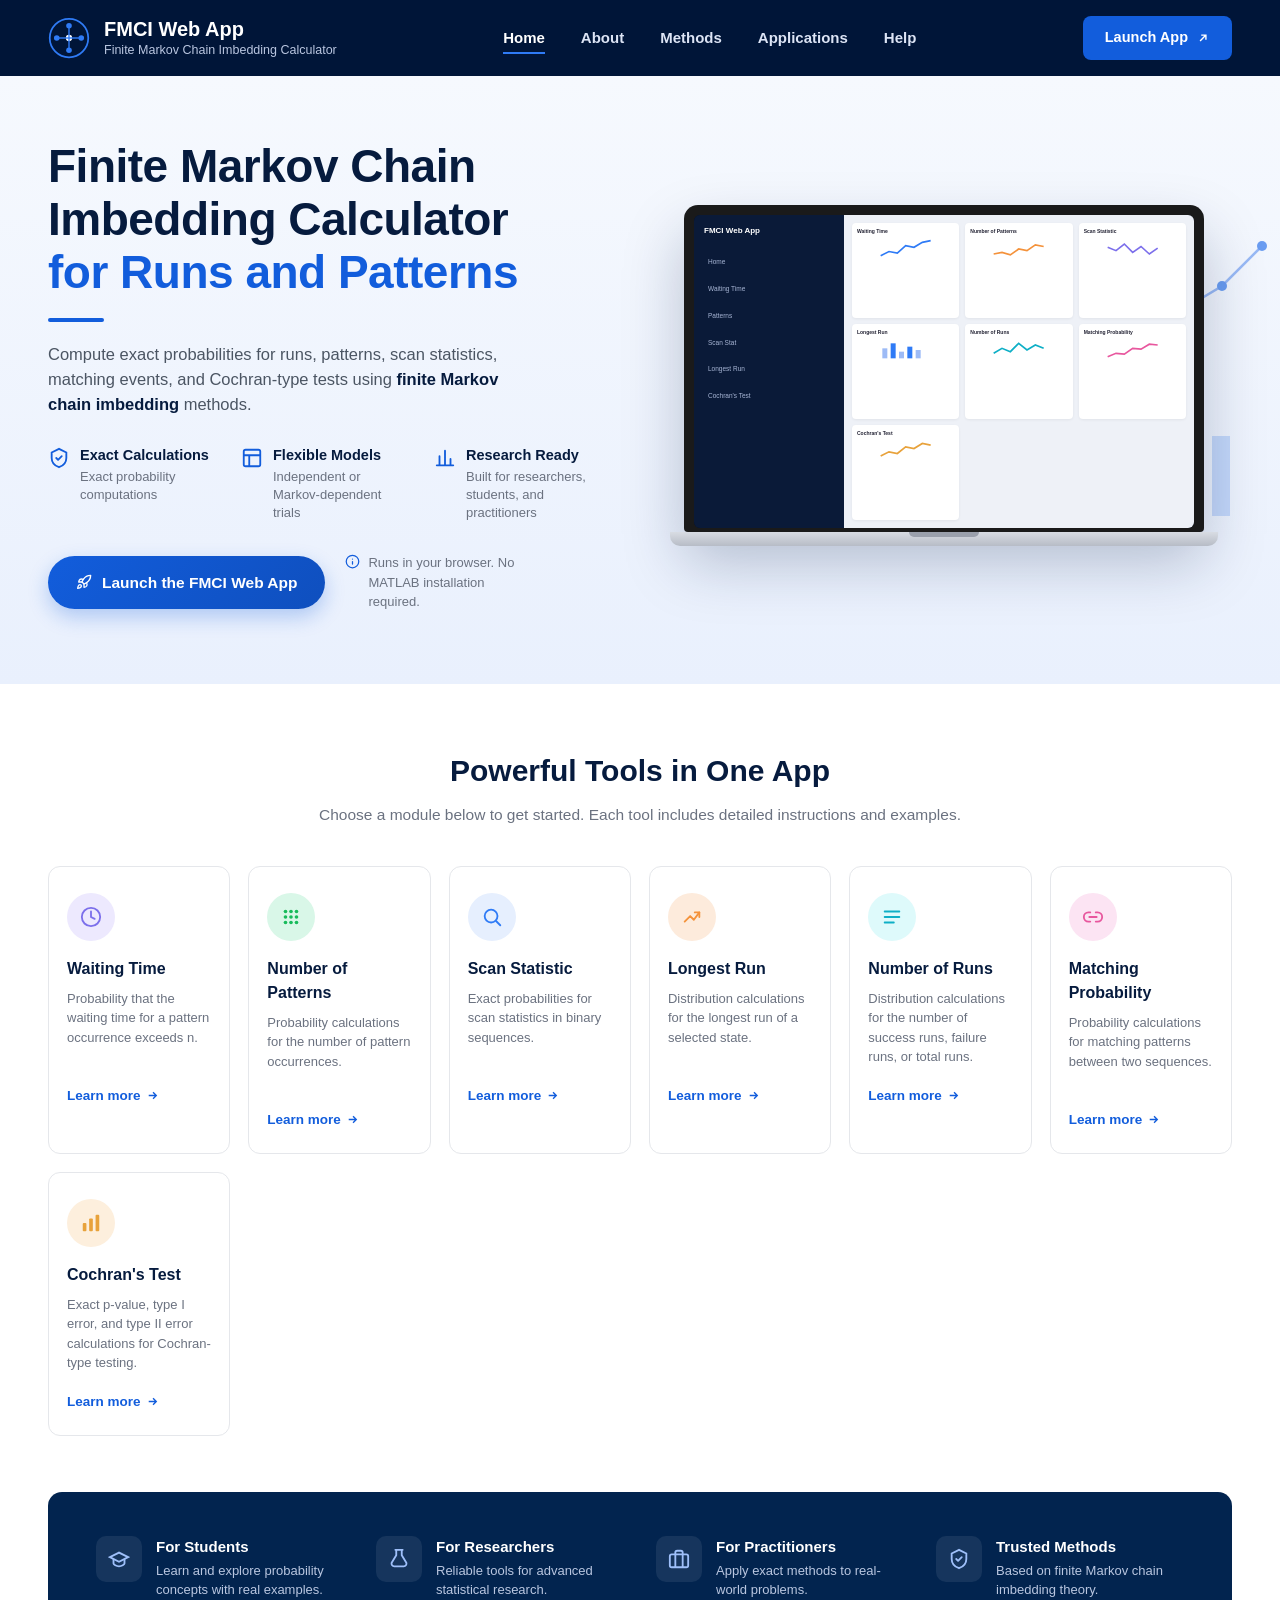
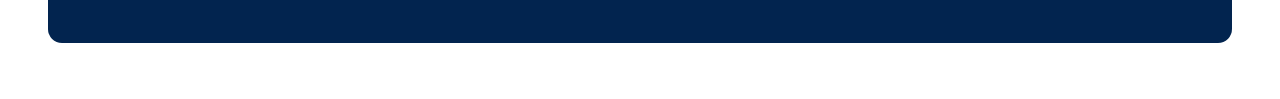
<file: index_using_ngrok.html>
<!DOCTYPE html>
<html lang="en">
<head>
<meta charset="UTF-8">
<meta name="viewport" content="width=device-width, initial-scale=1.0">
<title>FMCI Web App — Finite Markov Chain Imbedding Calculator</title>
<style>
  :root {
    --navy-900: #001538;
    --navy-800: #02244F;
    --navy-950: #000f28;
    --blue-600: #125DDC;
    --blue-700: #0F4FBE;
    --blue-500: #2F7BF6;
    --text-dark: #061B3E;
    --text-gray: #4B5563;
    --text-light-gray: #6B7280;
    --border-gray: #E5E7EB;
    --bg-hero-top: #F6F9FE;
    --bg-hero-bottom: #E9F0FD;
  }

  * { box-sizing: border-box; margin: 0; padding: 0; }

  body {
    font-family: -apple-system, BlinkMacSystemFont, "Segoe UI", Roboto, Helvetica, Arial, sans-serif;
    color: var(--text-dark);
    line-height: 1.5;
  }

  a { text-decoration: none; color: inherit; }
  ul { list-style: none; }

  /* ===== NAV ===== */
  .navbar {
    background: var(--navy-900);
    display: flex;
    align-items: center;
    justify-content: space-between;
    padding: 16px 48px;
    color: #fff;
  }
  .navbar .brand {
    display: flex;
    align-items: center;
    gap: 14px;
  }
  .brand-icon {
    width: 42px;
    height: 42px;
    flex-shrink: 0;
  }
  .brand-text h1 {
    font-size: 20px;
    font-weight: 700;
    line-height: 1.2;
  }
  .brand-text p {
    font-size: 12.5px;
    color: #B9C6E0;
    font-weight: 400;
  }
  .nav-links {
    display: flex;
    align-items: center;
    gap: 36px;
  }
  .nav-links a {
    font-size: 15px;
    font-weight: 600;
    color: #DCE4F5;
    padding-bottom: 6px;
    border-bottom: 2px solid transparent;
    transition: color 0.15s ease, border-color 0.15s ease;
  }
  .nav-links a:hover { color: #fff; }
  .nav-links a.active {
    color: #fff;
    border-bottom-color: var(--blue-500);
  }
  .btn-launch-nav {
    background: var(--blue-600);
    color: #fff;
    font-size: 14.5px;
    font-weight: 700;
    padding: 11px 22px;
    border-radius: 8px;
    display: inline-flex;
    align-items: center;
    gap: 8px;
    transition: background 0.15s ease, transform 0.1s ease;
    white-space: nowrap;
  }
  .btn-launch-nav:hover { background: var(--blue-700); }
  .btn-launch-nav:active { transform: scale(0.98); }

  /* ===== HERO ===== */
  .hero {
    background: linear-gradient(180deg, var(--bg-hero-top) 0%, var(--bg-hero-bottom) 100%);
    padding: 64px 48px 72px;
    display: flex;
    align-items: center;
    gap: 48px;
    position: relative;
    overflow: hidden;
  }
  .hero-left { flex: 1 1 480px; max-width: 560px; z-index: 2; }
  .hero-right {
    flex: 1 1 480px;
    position: relative;
    display: flex;
    justify-content: center;
    align-items: center;
    min-height: 380px;
  }
  .hero h2 {
    font-size: 46px;
    font-weight: 800;
    line-height: 1.15;
    letter-spacing: -0.5px;
  }
  .hero h2 .accent { color: var(--blue-600); display: block; }
  .hero-divider {
    width: 56px;
    height: 4px;
    background: var(--blue-600);
    border-radius: 2px;
    margin: 20px 0 20px;
  }
  .hero p.lead {
    font-size: 16.5px;
    color: var(--text-gray);
    max-width: 490px;
    margin-bottom: 28px;
  }
  .hero p.lead strong { color: var(--text-dark); font-weight: 700; }

  .features-row {
    display: flex;
    gap: 28px;
    margin-bottom: 32px;
    flex-wrap: wrap;
  }
  .feature-item {
    display: flex;
    align-items: flex-start;
    gap: 10px;
    max-width: 165px;
  }
  .feature-icon {
    width: 22px;
    height: 22px;
    flex-shrink: 0;
    color: var(--blue-600);
    margin-top: 2px;
  }
  .feature-item h4 {
    font-size: 14.5px;
    font-weight: 700;
    margin-bottom: 2px;
  }
  .feature-item p {
    font-size: 13px;
    color: var(--text-light-gray);
    line-height: 1.35;
  }

  .hero-cta-row {
    display: flex;
    align-items: center;
    gap: 20px;
    flex-wrap: wrap;
  }
  .btn-launch-hero {
    background: linear-gradient(135deg, var(--blue-600), var(--blue-700));
    color: #fff;
    font-size: 15.5px;
    font-weight: 700;
    padding: 15px 28px;
    border-radius: 999px;
    display: inline-flex;
    align-items: center;
    gap: 10px;
    box-shadow: 0 8px 20px rgba(18, 93, 220, 0.28);
    transition: transform 0.15s ease, box-shadow 0.15s ease;
  }
  .btn-launch-hero:hover {
    transform: translateY(-1px);
    box-shadow: 0 10px 24px rgba(18, 93, 220, 0.35);
  }
  .hero-note {
    display: flex;
    align-items: flex-start;
    gap: 8px;
    font-size: 13px;
    color: var(--text-light-gray);
    max-width: 190px;
  }
  .hero-note svg { flex-shrink: 0; color: var(--blue-600); margin-top: 1px; }

  /* laptop mockup */
  .laptop {
    position: relative;
    width: 100%;
    max-width: 520px;
    z-index: 2;
  }
  .laptop-screen {
    background: #1a1a1a;
    border-radius: 14px 14px 4px 4px;
    padding: 10px 10px 4px;
    box-shadow: 0 30px 60px rgba(10, 30, 70, 0.25);
  }
  .laptop-screen-inner {
    background: var(--navy-950);
    border-radius: 6px;
    overflow: hidden;
    aspect-ratio: 16/10;
    display: flex;
  }
  .laptop-base {
    height: 14px;
    background: linear-gradient(180deg, #d8dce3, #b7bcc6);
    border-radius: 0 0 10px 10px;
    margin: 0 -14px;
    position: relative;
  }
  .laptop-base::after {
    content: "";
    position: absolute;
    left: 50%; top: 0;
    transform: translateX(-50%);
    width: 70px; height: 5px;
    background: #9aa0ac;
    border-radius: 0 0 6px 6px;
  }

  .app-sidebar {
    width: 30%;
    background: #0a1a38;
    padding: 10px 8px;
    display: flex;
    flex-direction: column;
    gap: 7px;
  }
  .app-sidebar .app-title { color: #fff; font-size: 8px; font-weight: 700; margin-bottom: 8px; padding-left: 2px; }
  .app-sidebar .item {
    font-size: 6.5px;
    color: #A9B7D6;
    padding: 5px 6px;
    border-radius: 4px;
  }
  .app-main {
    flex: 1;
    background: #eef1f7;
    padding: 8px;
    display: grid;
    grid-template-columns: 1fr 1fr 1fr;
    gap: 6px;
  }
  .mini-card {
    background: #fff;
    border-radius: 4px;
    padding: 5px;
    box-shadow: 0 1px 3px rgba(0,0,0,0.06);
  }
  .mini-card .label { font-size: 5px; font-weight: 700; color: #223; margin-bottom: 3px; }
  .mini-card svg { width: 100%; height: 20px; display: block; }
  .mini-card.wide { grid-column: span 1; }

  .hero-deco {
    position: absolute;
    right: -40px;
    top: 40px;
    z-index: 1;
    opacity: 0.9;
  }

  /* ===== TOOLS SECTION ===== */
  .tools-section {
    padding: 64px 48px 56px;
    text-align: center;
    background: #fff;
  }
  .tools-section h3 {
    font-size: 30px;
    font-weight: 800;
    color: var(--text-dark);
    margin-bottom: 10px;
  }
  .tools-section > p {
    font-size: 15.5px;
    color: var(--text-light-gray);
    margin-bottom: 40px;
  }
  .tools-grid {
    display: grid;
    grid-template-columns: repeat(auto-fit, minmax(170px, 1fr));
    gap: 18px;
    max-width: 1320px;
    margin: 0 auto;
  }
  .tool-card {
    border: 1px solid var(--border-gray);
    border-radius: 12px;
    padding: 26px 18px 22px;
    text-align: left;
    transition: box-shadow 0.15s ease, transform 0.15s ease, border-color 0.15s ease;
  }
  .tool-card:hover {
    box-shadow: 0 12px 24px rgba(10, 30, 70, 0.08);
    transform: translateY(-2px);
    border-color: #D6E0F5;
  }
  .tool-icon {
    width: 48px;
    height: 48px;
    border-radius: 50%;
    display: flex;
    align-items: center;
    justify-content: center;
    margin-bottom: 16px;
  }
  .tool-icon svg { width: 22px; height: 22px; }
  .tool-card h4 {
    font-size: 16px;
    font-weight: 700;
    margin-bottom: 8px;
  }
  .tool-card p {
    font-size: 13px;
    color: var(--text-light-gray);
    line-height: 1.5;
    margin-bottom: 16px;
    min-height: 78px;
  }
  .tool-card .learn-more {
    font-size: 13.5px;
    font-weight: 700;
    color: var(--blue-600);
    display: inline-flex;
    align-items: center;
    gap: 5px;
  }
  .tool-card .learn-more svg { width: 13px; height: 13px; transition: transform 0.15s ease; }
  .tool-card:hover .learn-more svg { transform: translateX(3px); }

  .icon-purple { background: #EDE9FE; color: #7C6FEB; }
  .icon-green  { background: #D9F7E8; color: #18BB5B; }
  .icon-blue   { background: #E6EFFE; color: #2F7BF6; }
  .icon-orange { background: #FDEBDC; color: #F4923B; }
  .icon-teal   { background: #DEFAFB; color: #0EAFC6; }
  .icon-pink   { background: #FCE4F3; color: #E8579E; }
  .icon-amber  { background: #FDEFDD; color: #E8A23B; }

  /* ===== TRUST BAR ===== */
  .trust-bar {
    background: var(--navy-800);
    padding: 44px 48px;
    display: grid;
    grid-template-columns: repeat(auto-fit, minmax(240px, 1fr));
    gap: 32px;
    max-width: 1320px;
    margin: 0 auto;
    border-radius: 14px;
  }
  .trust-wrap { padding: 0 48px 56px; background: #fff; }
  .trust-item {
    display: flex;
    align-items: flex-start;
    gap: 14px;
  }
  .trust-icon {
    width: 46px;
    height: 46px;
    border-radius: 10px;
    background: rgba(255,255,255,0.08);
    display: flex;
    align-items: center;
    justify-content: center;
    flex-shrink: 0;
    color: #9FC0FA;
  }
  .trust-item h5 {
    color: #fff;
    font-size: 15px;
    font-weight: 700;
    margin-bottom: 4px;
  }
  .trust-item p {
    color: #B9C6E0;
    font-size: 13px;
    line-height: 1.4;
  }

  @media (max-width: 900px) {
    .navbar { flex-wrap: wrap; gap: 16px; padding: 16px 24px; }
    .nav-links { order: 3; width: 100%; justify-content: space-between; }
    .hero { flex-direction: column; padding: 40px 24px; }
    .hero h2 { font-size: 34px; }
    .tools-section, .trust-wrap { padding-left: 24px; padding-right: 24px; }
  }
</style>
</head>
<body>

  <!-- ===== NAVBAR ===== -->
  <nav class="navbar">
    <div class="brand">
      <svg class="brand-icon" viewBox="0 0 48 48" fill="none">
        <circle cx="24" cy="24" r="22" stroke="#2F7BF6" stroke-width="2"/>
        <circle cx="24" cy="10" r="3.2" fill="#2F7BF6"/>
        <circle cx="38" cy="24" r="3.2" fill="#2F7BF6"/>
        <circle cx="24" cy="38" r="3.2" fill="#2F7BF6"/>
        <circle cx="10" cy="24" r="3.2" fill="#2F7BF6"/>
        <circle cx="24" cy="24" r="3.6" fill="#fff"/>
        <line x1="24" y1="10" x2="24" y2="24" stroke="#2F7BF6" stroke-width="1.6"/>
        <line x1="38" y1="24" x2="24" y2="24" stroke="#2F7BF6" stroke-width="1.6"/>
        <line x1="24" y1="38" x2="24" y2="24" stroke="#2F7BF6" stroke-width="1.6"/>
        <line x1="10" y1="24" x2="24" y2="24" stroke="#2F7BF6" stroke-width="1.6"/>
      </svg>
      <div class="brand-text">
        <h1>FMCI Web App</h1>
        <p>Finite Markov Chain Imbedding Calculator</p>
      </div>
    </div>
    <ul class="nav-links">
      <li><a href="#" class="active">Home</a></li>
      <li><a href="#about">About</a></li>
      <li><a href="#methods">Methods</a></li>
      <li><a href="#applications">Applications</a></li>
      <li><a href="#help">Help</a></li>
    </ul>
    <a href="https://unshaven-energy-verify.ngrok-free.dev/webapps/home/session.html?app=WuWebAppDesignerWeb2" class="btn-launch-nav" target="_blank" rel="noopener noreferrer">
      Launch App
      <svg width="14" height="14" viewBox="0 0 24 24" fill="none" stroke="currentColor" stroke-width="2.4">
        <path d="M7 17L17 7M9 7h8v8"/>
      </svg>
    </a>
  </nav>

  <!-- ===== HERO ===== -->
  <section class="hero">
    <div class="hero-left">
      <h2>Finite Markov Chain Imbedding Calculator<span class="accent">for Runs and Patterns</span></h2>
      <div class="hero-divider"></div>
      <p class="lead">Compute exact probabilities for runs, patterns, scan statistics, matching events, and Cochran-type tests using <strong>finite Markov chain imbedding</strong> methods.</p>

      <div class="features-row">
        <div class="feature-item">
          <svg class="feature-icon" viewBox="0 0 24 24" fill="none" stroke="currentColor" stroke-width="2">
            <path d="M12 2L4 6v6c0 5 3.5 8.5 8 10 4.5-1.5 8-5 8-10V6l-8-4z"/>
            <path d="M9 12l2 2 4-4" stroke-linecap="round" stroke-linejoin="round"/>
          </svg>
          <div>
            <h4>Exact Calculations</h4>
            <p>Exact probability computations</p>
          </div>
        </div>
        <div class="feature-item">
          <svg class="feature-icon" viewBox="0 0 24 24" fill="none" stroke="currentColor" stroke-width="2">
            <rect x="3" y="3" width="18" height="18" rx="2"/>
            <path d="M3 9h18M9 21V9"/>
          </svg>
          <div>
            <h4>Flexible Models</h4>
            <p>Independent or Markov-dependent trials</p>
          </div>
        </div>
        <div class="feature-item">
          <svg class="feature-icon" viewBox="0 0 24 24" fill="none" stroke="currentColor" stroke-width="2">
            <path d="M3 20h18M6 20V10M12 20V4M18 20v-7" stroke-linecap="round"/>
          </svg>
          <div>
            <h4>Research Ready</h4>
            <p>Built for researchers, students, and practitioners</p>
          </div>
        </div>
      </div>

      <div class="hero-cta-row">
        <a href="https://unshaven-energy-verify.ngrok-free.dev/webapps/home/session.html?app=WuWebAppDesignerWeb2" class="btn-launch-hero" target="_blank" rel="noopener noreferrer">
          <svg width="16" height="16" viewBox="0 0 24 24" fill="none" stroke="#fff" stroke-width="2" stroke-linecap="round" stroke-linejoin="round">
            <path d="M4.5 16.5c-1.5 1.26-2 5-2 5s3.74-.5 5-2c.71-.84.7-2.13-.09-2.91a2.18 2.18 0 0 0-2.91-.09z"/>
            <path d="M12 15l-3-3a22 22 0 0 1 2-3.95A12.88 12.88 0 0 1 22 2c0 2.72-.78 7.5-6 11a22.35 22.35 0 0 1-4 2z"/>
            <path d="M9 12H4s.55-3.03 2-4c1.62-1.08 5 0 5 0"/>
            <path d="M12 15v5s3.03-.55 4-2c1.08-1.62 0-5 0-5"/>
          </svg>
          Launch the FMCI Web App
        </a>
        <div class="hero-note">
          <svg width="15" height="15" viewBox="0 0 24 24" fill="none" stroke="currentColor" stroke-width="2">
            <circle cx="12" cy="12" r="10"/>
            <path d="M12 16v-4M12 8h.01" stroke-linecap="round"/>
          </svg>
          Runs in your browser. No MATLAB installation required.
        </div>
      </div>
    </div>

    <div class="hero-right">
      <div class="laptop">
        <div class="laptop-screen">
          <div class="laptop-screen-inner">
            <div class="app-sidebar">
              <div class="app-title">FMCI Web App</div>
              <div class="item">Home</div>
              <div class="item">Waiting Time</div>
              <div class="item">Patterns</div>
              <div class="item">Scan Stat</div>
              <div class="item">Longest Run</div>
              <div class="item">Cochran's Test</div>
            </div>
            <div class="app-main">
              <div class="mini-card"><div class="label">Waiting Time</div>
                <svg viewBox="0 0 60 24"><polyline points="0,20 10,15 20,17 30,8 40,10 50,4 60,2" fill="none" stroke="#2F7BF6" stroke-width="2"/></svg>
              </div>
              <div class="mini-card"><div class="label">Number of Patterns</div>
                <svg viewBox="0 0 60 24"><polyline points="0,18 10,16 20,19 30,12 40,14 50,7 60,9" fill="none" stroke="#F4923B" stroke-width="2"/></svg>
              </div>
              <div class="mini-card"><div class="label">Scan Statistic</div>
                <svg viewBox="0 0 60 24"><polyline points="0,10 10,14 20,6 30,16 40,9 50,18 60,11" fill="none" stroke="#7C6FEB" stroke-width="2"/></svg>
              </div>
              <div class="mini-card"><div class="label">Longest Run</div>
                <svg viewBox="0 0 60 24"><rect x="2" y="10" width="6" height="12" fill="#9DBBF6"/><rect x="12" y="4" width="6" height="18" fill="#2F7BF6"/><rect x="22" y="14" width="6" height="8" fill="#9DBBF6"/><rect x="32" y="8" width="6" height="14" fill="#2F7BF6"/><rect x="42" y="12" width="6" height="10" fill="#9DBBF6"/></svg>
              </div>
              <div class="mini-card"><div class="label">Number of Runs</div>
                <svg viewBox="0 0 60 24"><polyline points="0,16 10,10 20,14 30,4 40,12 50,6 60,10" fill="none" stroke="#0EAFC6" stroke-width="2"/></svg>
              </div>
              <div class="mini-card"><div class="label">Matching Probability</div>
                <svg viewBox="0 0 60 24"><polyline points="0,20 10,16 20,17 30,10 40,11 50,5 60,6" fill="none" stroke="#E8579E" stroke-width="2"/></svg>
              </div>
              <div class="mini-card"><div class="label">Cochran's Test</div>
                <svg viewBox="0 0 60 24"><polyline points="0,18 10,13 20,15 30,7 40,9 50,3 60,5" fill="none" stroke="#E8A23B" stroke-width="2"/></svg>
              </div>
            </div>
          </div>
        </div>
        <div class="laptop-base"></div>
      </div>

      <svg class="hero-deco" width="260" height="300" viewBox="0 0 260 300" fill="none">
        <polyline points="10,180 60,140 110,160 160,90 210,60 250,20" stroke="#8FB3F5" stroke-width="2.5" fill="none"/>
        <circle cx="10" cy="180" r="5" fill="#5C93F0"/>
        <circle cx="60" cy="140" r="5" fill="#5C93F0"/>
        <circle cx="110" cy="160" r="5" fill="#5C93F0"/>
        <circle cx="160" cy="90" r="5" fill="#5C93F0"/>
        <circle cx="210" cy="60" r="5" fill="#5C93F0"/>
        <circle cx="250" cy="20" r="5" fill="#5C93F0"/>
        <rect x="20" y="220" width="18" height="70" fill="#BFD5FA"/>
        <rect x="50" y="190" width="18" height="100" fill="#9DBEF7"/>
        <rect x="80" y="240" width="18" height="50" fill="#BFD5FA"/>
        <rect x="110" y="200" width="18" height="90" fill="#9DBEF7"/>
        <rect x="140" y="230" width="18" height="60" fill="#BFD5FA"/>
        <rect x="170" y="170" width="18" height="120" fill="#7CA6F4"/>
        <rect x="200" y="210" width="18" height="80" fill="#BFD5FA"/>
      </svg>
    </div>
  </section>

  <!-- ===== TOOLS SECTION ===== -->
  <section class="tools-section" id="methods">
    <h3>Powerful Tools in One App</h3>
    <p>Choose a module below to get started. Each tool includes detailed instructions and examples.</p>

    <div class="tools-grid">

      <div class="tool-card">
        <div class="tool-icon icon-purple">
          <svg viewBox="0 0 24 24" fill="none" stroke="currentColor" stroke-width="2"><circle cx="12" cy="12" r="10"/><path d="M12 6v6l4 2" stroke-linecap="round"/></svg>
        </div>
        <h4>Waiting Time</h4>
        <p>Probability that the waiting time for a pattern occurrence exceeds n.</p>
        <a href="modules/waiting-time.html" class="learn-more">Learn more <svg viewBox="0 0 24 24" fill="none" stroke="currentColor" stroke-width="2.5"><path d="M5 12h14M13 6l6 6-6 6"/></svg></a>
      </div>

      <div class="tool-card">
        <div class="tool-icon icon-green">
          <svg viewBox="0 0 24 24" fill="currentColor"><circle cx="6" cy="6" r="2"/><circle cx="12" cy="6" r="2"/><circle cx="18" cy="6" r="2"/><circle cx="6" cy="12" r="2"/><circle cx="12" cy="12" r="2"/><circle cx="18" cy="12" r="2"/><circle cx="6" cy="18" r="2"/><circle cx="12" cy="18" r="2"/><circle cx="18" cy="18" r="2"/></svg>
        </div>
        <h4>Number of Patterns</h4>
        <p>Probability calculations for the number of pattern occurrences.</p>
        <a href="modules/number-of-patterns.html" class="learn-more">Learn more <svg viewBox="0 0 24 24" fill="none" stroke="currentColor" stroke-width="2.5"><path d="M5 12h14M13 6l6 6-6 6"/></svg></a>
      </div>

      <div class="tool-card">
        <div class="tool-icon icon-blue">
          <svg viewBox="0 0 24 24" fill="none" stroke="currentColor" stroke-width="2"><circle cx="11" cy="11" r="7"/><path d="M21 21l-4.35-4.35" stroke-linecap="round"/></svg>
        </div>
        <h4>Scan Statistic</h4>
        <p>Exact probabilities for scan statistics in binary sequences.</p>
        <a href="modules/scan-statistic.html" class="learn-more">Learn more <svg viewBox="0 0 24 24" fill="none" stroke="currentColor" stroke-width="2.5"><path d="M5 12h14M13 6l6 6-6 6"/></svg></a>
      </div>

      <div class="tool-card">
        <div class="tool-icon icon-orange">
          <svg viewBox="0 0 24 24" fill="none" stroke="currentColor" stroke-width="2"><path d="M4 17l6-6 4 4 6-8" stroke-linecap="round" stroke-linejoin="round"/><path d="M15 7h5v5" stroke-linecap="round" stroke-linejoin="round"/></svg>
        </div>
        <h4>Longest Run</h4>
        <p>Distribution calculations for the longest run of a selected state.</p>
        <a href="modules/longest-run.html" class="learn-more">Learn more <svg viewBox="0 0 24 24" fill="none" stroke="currentColor" stroke-width="2.5"><path d="M5 12h14M13 6l6 6-6 6"/></svg></a>
      </div>

      <div class="tool-card">
        <div class="tool-icon icon-teal">
          <svg viewBox="0 0 24 24" fill="none" stroke="currentColor" stroke-width="2" stroke-linecap="round"><path d="M4 6h16M4 12h16M4 18h10"/></svg>
        </div>
        <h4>Number of Runs</h4>
        <p>Distribution calculations for the number of success runs, failure runs, or total runs.</p>
        <a href="modules/number-of-runs.html" class="learn-more">Learn more <svg viewBox="0 0 24 24" fill="none" stroke="currentColor" stroke-width="2.5"><path d="M5 12h14M13 6l6 6-6 6"/></svg></a>
      </div>

      <div class="tool-card">
        <div class="tool-icon icon-pink">
          <svg viewBox="0 0 24 24" fill="none" stroke="currentColor" stroke-width="2" stroke-linecap="round"><path d="M9 17H7a5 5 0 0 1 0-10h2M15 7h2a5 5 0 0 1 0 10h-2M8 12h8"/></svg>
        </div>
        <h4>Matching Probability</h4>
        <p>Probability calculations for matching patterns between two sequences.</p>
        <a href="modules/matching-probability.html" class="learn-more">Learn more <svg viewBox="0 0 24 24" fill="none" stroke="currentColor" stroke-width="2.5"><path d="M5 12h14M13 6l6 6-6 6"/></svg></a>
      </div>

      <div class="tool-card">
        <div class="tool-icon icon-amber">
          <svg viewBox="0 0 24 24" fill="currentColor"><rect x="3" y="12" width="4" height="9" rx="1"/><rect x="10" y="7" width="4" height="14" rx="1"/><rect x="17" y="3" width="4" height="18" rx="1"/></svg>
        </div>
        <h4>Cochran's Test</h4>
        <p>Exact p-value, type I error, and type II error calculations for Cochran-type testing.</p>
        <a href="modules/cochran-test.html" class="learn-more">Learn more <svg viewBox="0 0 24 24" fill="none" stroke="currentColor" stroke-width="2.5"><path d="M5 12h14M13 6l6 6-6 6"/></svg></a>
      </div>

    </div>
  </section>

  <!-- ===== TRUST BAR ===== -->
  <div class="trust-wrap">
    <div class="trust-bar">
      <div class="trust-item">
        <div class="trust-icon">
          <svg width="22" height="22" viewBox="0 0 24 24" fill="none" stroke="currentColor" stroke-width="2"><path d="M22 10L12 5 2 10l10 5 10-5z"/><path d="M6 12v5c0 1 3 3 6 3s6-2 6-3v-5" /></svg>
        </div>
        <div>
          <h5>For Students</h5>
          <p>Learn and explore probability concepts with real examples.</p>
        </div>
      </div>
      <div class="trust-item">
        <div class="trust-icon">
          <svg width="22" height="22" viewBox="0 0 24 24" fill="none" stroke="currentColor" stroke-width="2"><path d="M9 2v6l-5 8a3 3 0 0 0 3 4h10a3 3 0 0 0 3-4l-5-8V2M8 2h8" stroke-linecap="round" stroke-linejoin="round"/></svg>
        </div>
        <div>
          <h5>For Researchers</h5>
          <p>Reliable tools for advanced statistical research.</p>
        </div>
      </div>
      <div class="trust-item">
        <div class="trust-icon">
          <svg width="22" height="22" viewBox="0 0 24 24" fill="none" stroke="currentColor" stroke-width="2"><rect x="2" y="7" width="20" height="14" rx="2"/><path d="M16 21V5a2 2 0 0 0-2-2h-4a2 2 0 0 0-2 2v16"/></svg>
        </div>
        <div>
          <h5>For Practitioners</h5>
          <p>Apply exact methods to real-world problems.</p>
        </div>
      </div>
      <div class="trust-item">
        <div class="trust-icon">
          <svg width="22" height="22" viewBox="0 0 24 24" fill="none" stroke="currentColor" stroke-width="2"><path d="M12 2L4 6v6c0 5 3.5 8.5 8 10 4.5-1.5 8-5 8-10V6l-8-4z"/><path d="M9 12l2 2 4-4" stroke-linecap="round" stroke-linejoin="round"/></svg>
        </div>
        <div>
          <h5>Trusted Methods</h5>
          <p>Based on finite Markov chain imbedding theory.</p>
        </div>
      </div>
    </div>
  </div>

</body>
</html>
</file>
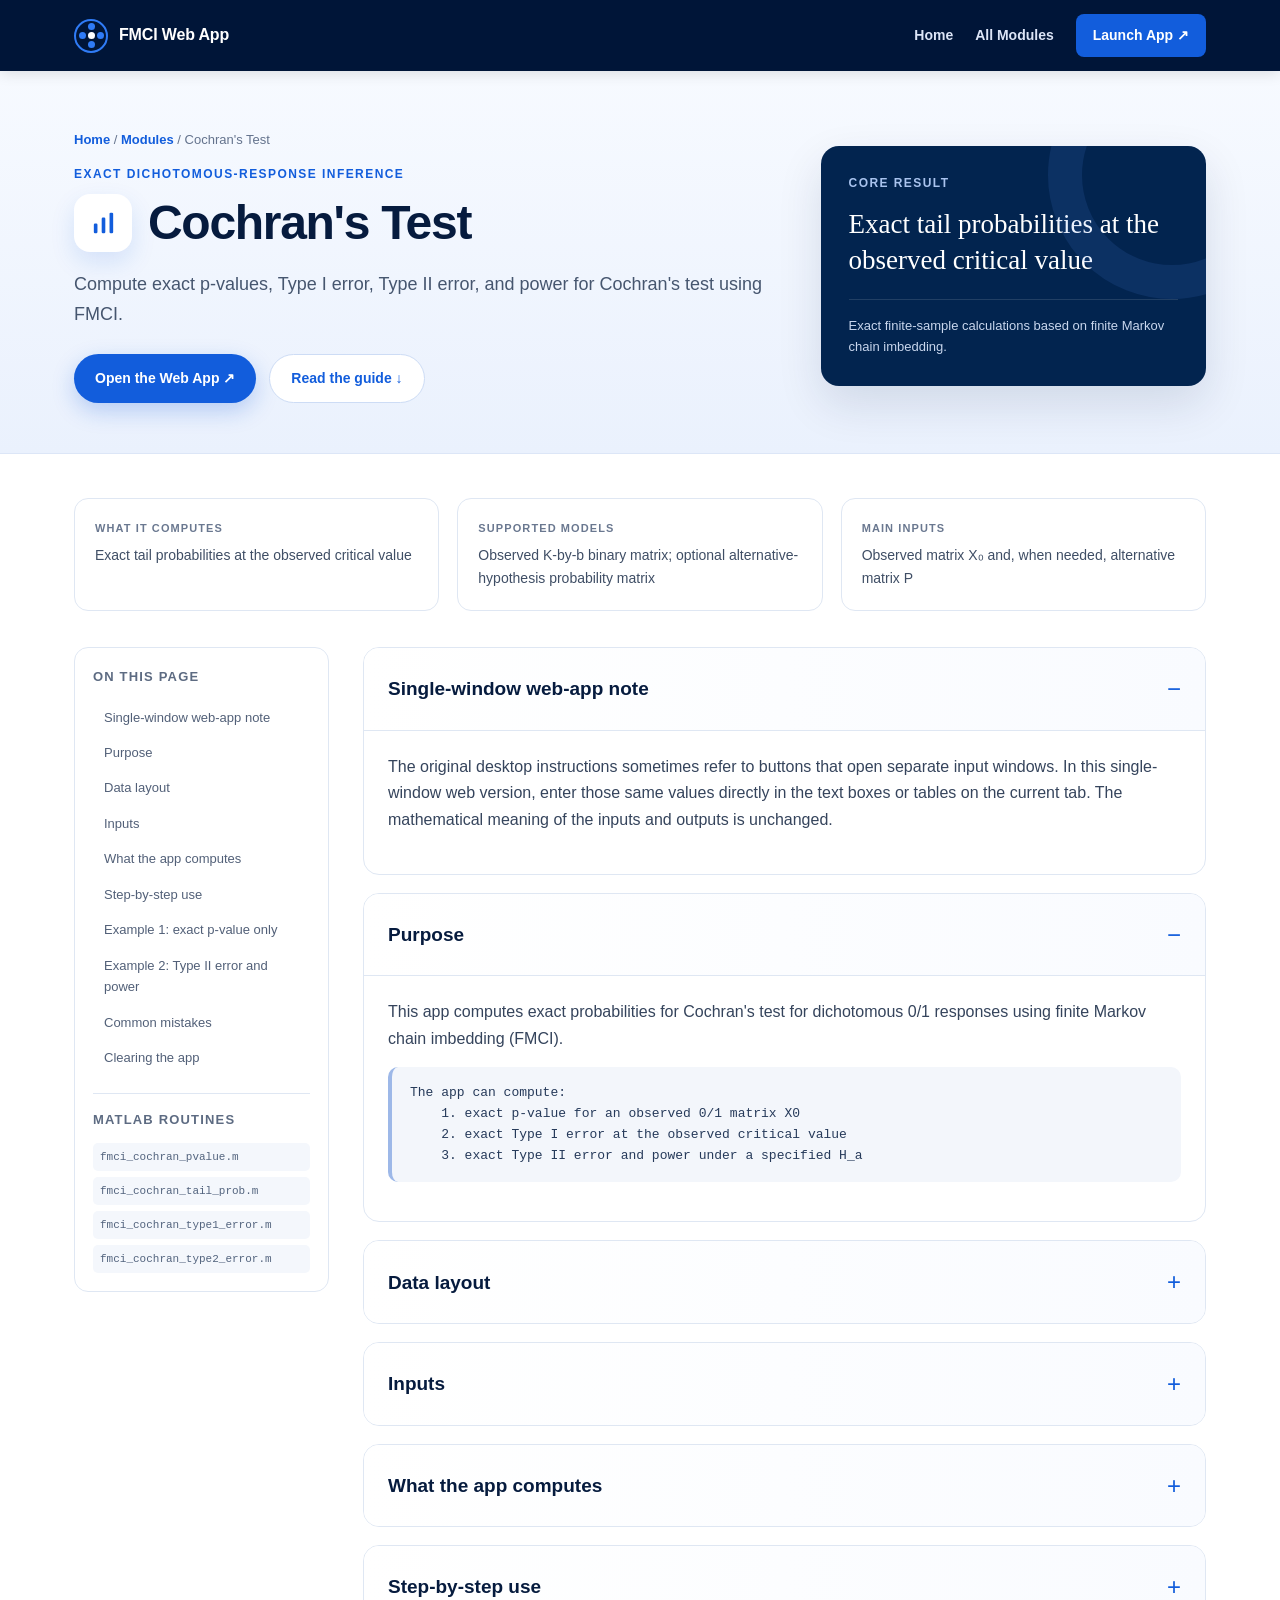
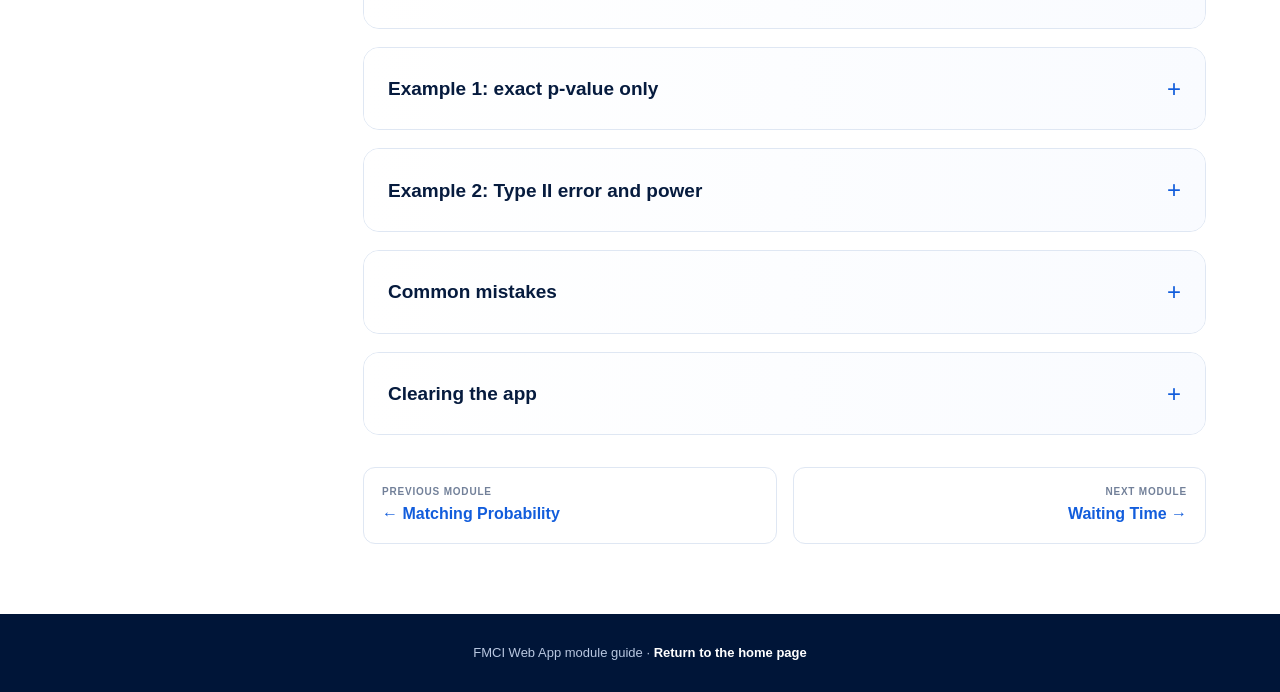
<file: modules/cochran-test.html>
<!DOCTYPE html>

<html lang="en">
<head>
<meta charset="utf-8"/>
<meta content="width=device-width, initial-scale=1.0" name="viewport"/>
<meta content="Compute exact p-values, Type I error, Type II error, and power for Cochran's test using FMCI." name="description"/>
<title>Cochran's Test — FMCI Web App Guide</title>
<link href="../assets/module-pages.css" rel="stylesheet"/>
</head>
<body>
<header class="topbar">
<nav class="nav">
<a class="brand" href="../index.html"><span class="brand-mark"></span><span>FMCI Web App</span></a>
<div class="navlinks"><a href="../index.html">Home</a><a href="../index.html#methods">All Modules</a><a class="launch" href="https://desktop-nvaeldt.tailb7802d.ts.net/webapps/home/session.html?app=WuWebAppDesignerWeb2" rel="noopener noreferrer" target="_blank">Launch App ↗</a></div>
</nav>
</header>
<section class="hero">
<div class="hero-inner">
<div>
<div class="breadcrumb"><a href="../index.html">Home</a> / <a href="../index.html#methods">Modules</a> / Cochran's Test</div>
<div class="eyebrow">Exact dichotomous-response inference</div>
<div class="title-row"><div class="module-icon"><svg viewbox="0 0 24 24"><rect fill="currentColor" height="8" rx="1" stroke="none" width="3" x="4" y="12"></rect><rect fill="currentColor" height="13" rx="1" stroke="none" width="3" x="10.5" y="7"></rect><rect fill="currentColor" height="17" rx="1" stroke="none" width="3" x="17" y="3"></rect></svg></div><h1>Cochran's Test</h1></div>
<p class="hero-summary">Compute exact p-values, Type I error, Type II error, and power for Cochran's test using FMCI.</p>
<div class="hero-actions"><a class="btn btn-primary" href="https://desktop-nvaeldt.tailb7802d.ts.net/webapps/home/session.html?app=WuWebAppDesignerWeb2" rel="noopener noreferrer" target="_blank">Open the Web App ↗</a><a class="btn btn-secondary" href="#guide">Read the guide ↓</a></div>
</div>
<aside class="formula-card"><div class="small">Core result</div><div class="formula">Exact tail probabilities at the observed critical value</div><div class="formula-note">Exact finite-sample calculations based on finite Markov chain imbedding.</div></aside>
</div>
</section>
<main class="content" id="guide">
<div class="overview-grid">
<div class="overview-card"><div class="label">What it computes</div><p>Exact tail probabilities at the observed critical value</p></div>
<div class="overview-card"><div class="label">Supported models</div><p>Observed K-by-b binary matrix; optional alternative-hypothesis probability matrix</p></div>
<div class="overview-card"><div class="label">Main inputs</div><p>Observed matrix X₀ and, when needed, alternative matrix P</p></div>
</div>
<div class="layout">
<aside class="toc"><h2>On this page</h2><a href="#single-window-web-app-note">Single-window web-app note</a><a href="#purpose">Purpose</a><a href="#data-layout">Data layout</a><a href="#inputs">Inputs</a><a href="#what-the-app-computes">What the app computes</a><a href="#step-by-step-use">Step-by-step use</a><a href="#example-1-exact-p-value-only">Example 1: exact p-value only</a><a href="#example-2-type-ii-error-and-power">Example 2: Type II error and power</a><a href="#common-mistakes">Common mistakes</a><a href="#clearing-the-app">Clearing the app</a><div class="source-files"><h2>MATLAB routines</h2><span>fmci_cochran_pvalue.m</span><span>fmci_cochran_tail_prob.m</span><span>fmci_cochran_type1_error.m</span><span>fmci_cochran_type2_error.m</span></div></aside>
<article class="guide"><section class="section-card" id="single-window-web-app-note">
<details open="">
<summary>Single-window web-app note</summary>
<div class="section-body"><p>The original desktop instructions sometimes refer to buttons that open separate input windows. In this single-window web version, enter those same values directly in the text boxes or tables on the current tab. The mathematical meaning of the inputs and outputs is unchanged.</p></div>
</details>
</section><section class="section-card" id="purpose">
<details open="">
<summary>Purpose</summary>
<div class="section-body"><p>This app computes exact probabilities for Cochran's test for dichotomous 0/1 responses using finite Markov chain imbedding (FMCI).</p>
<pre class="formula-block">The app can compute:
    1. exact p-value for an observed 0/1 matrix X0
    2. exact Type I error at the observed critical value
    3. exact Type II error and power under a specified H_a</pre></div>
</details>
</section><section class="section-card" id="data-layout">
<details>
<summary>Data layout</summary>
<div class="section-body"><p class="guide-label">The observed matrix X0 is K-by-b:</p>
<pre class="formula-block">    rows    = treatments
    columns = blocks
    entries = 0 or 1 dichotomous responses</pre>
<p class="guide-label">Example with K = 4 treatments and b = 8 blocks:</p>
<pre class="formula-block">    X0 = [0 0 0 1 0 0 0 1;
          1 0 1 1 1 1 0 1;
          0 1 1 0 0 1 1 0;
          0 0 1 0 1 1 0 1]</pre></div>
</details>
</section><section class="section-card" id="inputs">
<details>
<summary>Inputs</summary>
<div class="section-body"><pre class="formula-block">No. of Treatments
    Enter K, the number of treatment rows in X0.</pre>
<pre class="formula-block">Enter The Matrix
    Opens a table for entering the observed matrix X0.
    Enter the number of blocks b, click Resize Table if
    needed, then enter the K-by-b 0/1 matrix.</pre>
<pre class="formula-block">Enter H_a prob.
    Opens a table for entering the alternative-hypothesis
    success probability matrix P.</pre>
<pre class="formula-block">    P must have the same size as X0, K-by-b.
    Every entry must be strictly between 0 and 1.</pre>
<pre class="formula-block">    P(i,j) is the success probability for treatment i in
    block j under the alternative hypothesis H_a.</pre></div>
</details>
</section><section class="section-card" id="what-the-app-computes">
<details>
<summary>What the app computes</summary>
<div class="section-body"><p class="guide-label">After X0 is entered, the app computes:</p>
<pre class="formula-block">    column totals: x_j = sum_i X0(i,j)
    row totals:    X_i. = sum_j X0(i,j)
    critical value v = sum_i X_i.^2</pre>
<pre class="formula-block">Exact p-value:
    p-value = P(V &gt;= v | H0)</pre>
<pre class="formula-block">Type I error:
    alpha = P(V &gt;= v | H0)</pre>
<pre class="formula-block">Type II error and power, if H_a probability matrix P is given:
    power = P(V &gt;= v | H_a)
    beta  = 1 - power</pre></div>
</details>
</section><section class="section-card" id="step-by-step-use">
<details>
<summary>Step-by-step use</summary>
<div class="section-body"><pre class="example-block">Step 1. Click Clear all items.</pre>
<pre class="example-block">Step 2. Enter No. of Treatments.
    Example: K = 4</pre>
<pre class="example-block">Step 3. Click Enter The Matrix.
    Set number of blocks b.
    Example: b = 8
    Enter the observed 0/1 matrix X0.
    Click Save.</pre>
<pre class="example-block">Step 4. Optional: click Enter H_a prob.
    Enter the K-by-b probability matrix under H_a.
    Click Save.
    This is needed only for Type II error and power.</pre>
<pre class="example-block">Step 5. Click Calculate the Probability.
    The Results panel displays the p-value, Type I error,
    and, if P is entered, Type II error and power.</pre></div>
</details>
</section><section class="section-card" id="example-1-exact-p-value-only">
<details>
<summary>Example 1: exact p-value only</summary>
<div class="section-body"><p class="guide-label">K = 4, b = 8</p>
<p class="guide-label">Observed matrix:</p>
<pre class="formula-block">    0 0 0 1 0 0 0 1
    1 0 1 1 1 1 0 1
    0 1 1 0 0 1 1 0
    0 0 1 0 1 1 0 1</pre>
<pre class="formula-block">Steps:
    Enter No. of Treatments = 4
    Click Enter The Matrix
    Set b = 8 and enter the matrix above
    Click Save
    Click Calculate the Probability</pre>
<pre class="formula-block">Expected p-value for this example is approximately:
    0.3344727</pre></div>
</details>
</section><section class="section-card" id="example-2-type-ii-error-and-power">
<details>
<summary>Example 2: Type II error and power</summary>
<div class="section-body"><p>Use the same observed matrix as Example 1.</p>
<p class="guide-label">Alternative H_a probability matrix example:</p>
<pre class="formula-block">    P = [0.2 0.2 0.2 0.2 0.2 0.2 0.2 0.2;
         0.2 0.2 0.2 0.2 0.2 0.2 0.2 0.2;
         0.2 0.2 0.2 0.2 0.2 0.2 0.2 0.2;
         0.3 0.3 0.3 0.3 0.3 0.3 0.3 0.3]</pre>
<pre class="formula-block">Steps:
    Enter the observed matrix X0
    Click Enter H_a prob.
    Enter the probability matrix P above
    Click Save
    Click Calculate the Probability</pre>
<pre class="formula-block">The app displays:
    p-value under H0
    Type I error alpha under H0
    Type II error beta under H_a
    Power = 1 - beta</pre></div>
</details>
</section><section class="section-card" id="common-mistakes">
<details>
<summary>Common mistakes</summary>
<div class="section-body"><ol><li>X0 must contain only 0 and 1.</li></ol>
<ol><li>The number of rows of X0 must equal K.</li></ol>
<ol><li>The H_a probability matrix P must have the same size as X0.</li></ol>
<p>4. Entries of P must be strictly between 0 and 1. Do not use 0 or 1 in P.</p>
<ol><li>If you change K, re-enter X0 and P.</li></ol></div>
</details>
</section><section class="section-card" id="clearing-the-app">
<details>
<summary>Clearing the app</summary>
<div class="section-body"><pre class="formula-block">Click Clear all items to clear:
    K input
    saved observed matrix X0
    saved H_a probability matrix P
    results output</pre></div>
</details>
</section>
<nav class="page-nav"><a href="matching-probability.html"><small>Previous module</small><strong>← Matching Probability</strong></a><a href="waiting-time.html"><small>Next module</small><strong>Waiting Time →</strong></a></nav>
</article>
</div>
</main>
<footer class="footer">FMCI Web App module guide · <a href="../index.html">Return to the home page</a></footer>
</body>
</html>
</file>
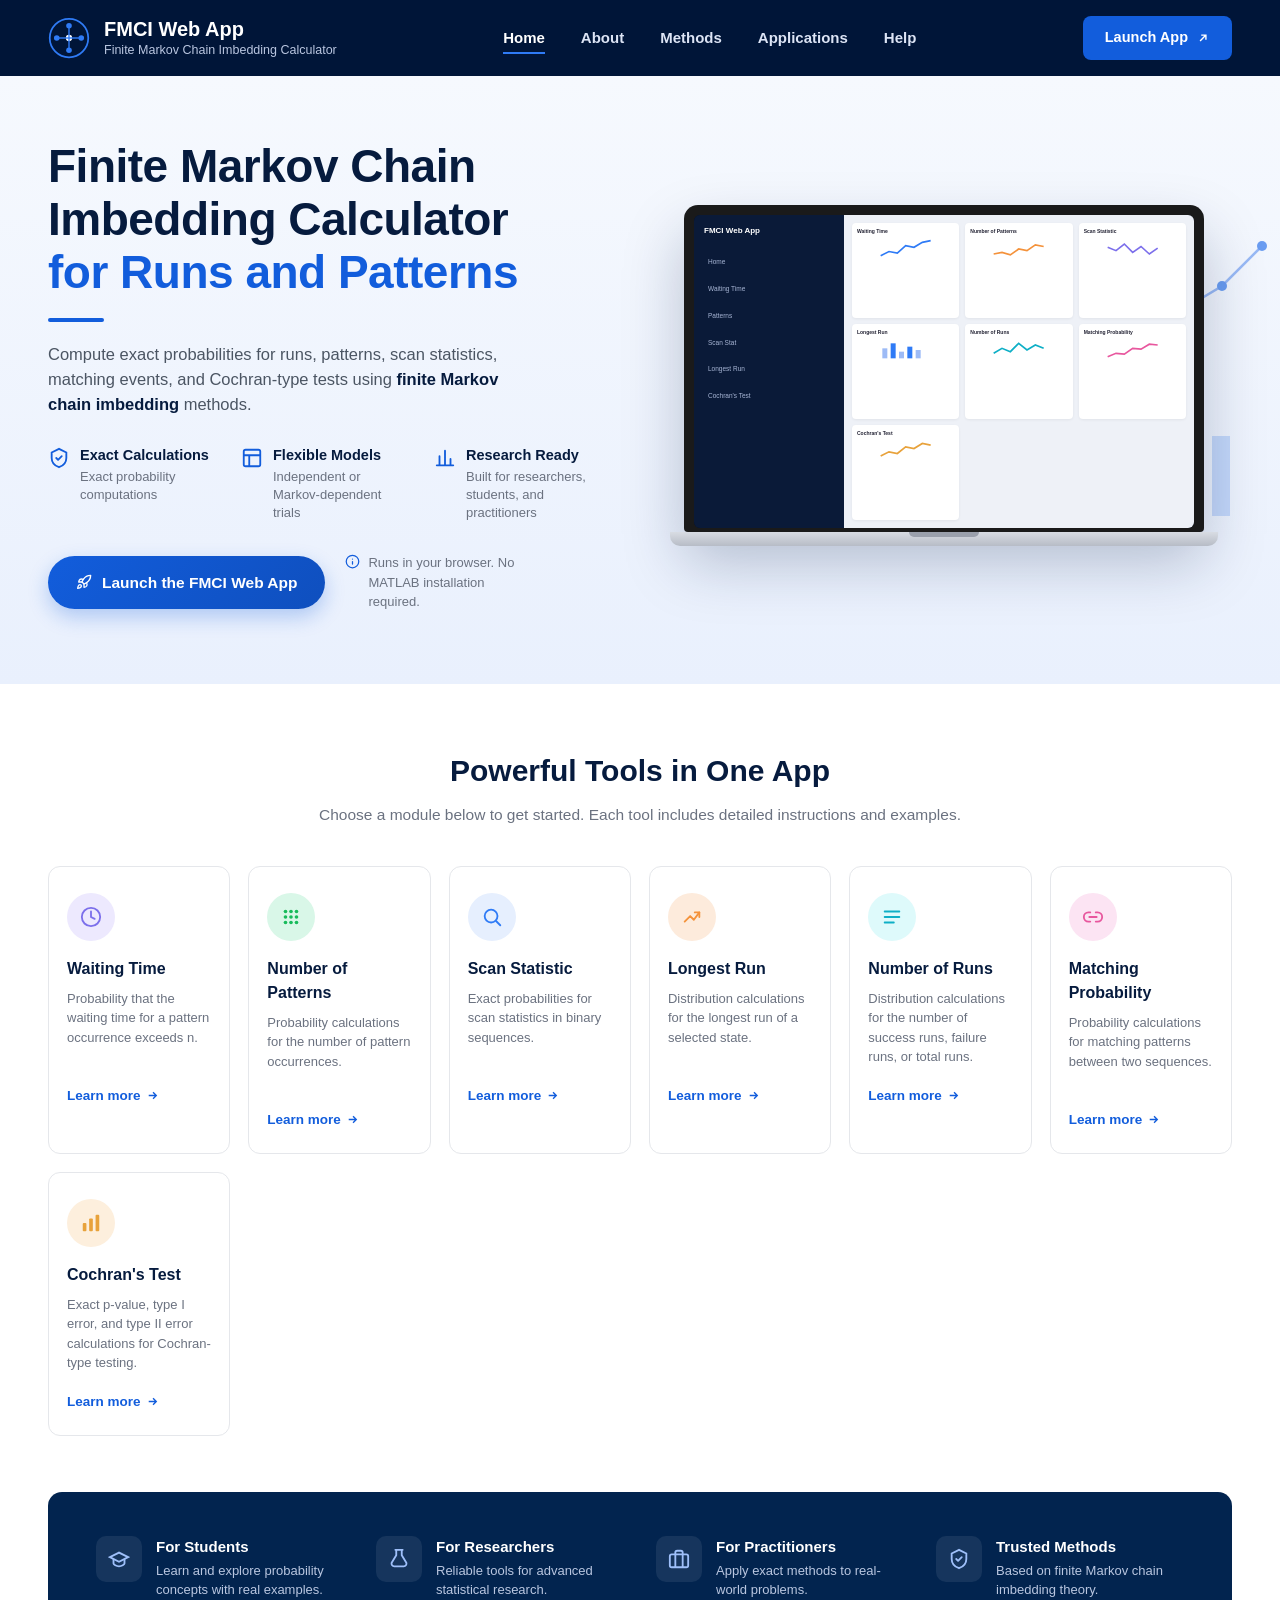
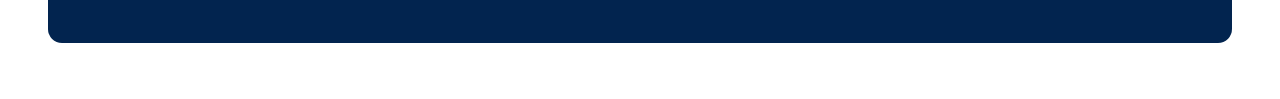
<file: modules/FMCI-home.html>
<!DOCTYPE html>
<html lang="en">
<head>
<meta charset="UTF-8">
<meta name="viewport" content="width=device-width, initial-scale=1.0">
<title>FMCI Web App — Finite Markov Chain Imbedding Calculator</title>
<style>
  :root {
    --navy-900: #001538;
    --navy-800: #02244F;
    --navy-950: #000f28;
    --blue-600: #125DDC;
    --blue-700: #0F4FBE;
    --blue-500: #2F7BF6;
    --text-dark: #061B3E;
    --text-gray: #4B5563;
    --text-light-gray: #6B7280;
    --border-gray: #E5E7EB;
    --bg-hero-top: #F6F9FE;
    --bg-hero-bottom: #E9F0FD;
  }

  * { box-sizing: border-box; margin: 0; padding: 0; }

  body {
    font-family: -apple-system, BlinkMacSystemFont, "Segoe UI", Roboto, Helvetica, Arial, sans-serif;
    color: var(--text-dark);
    line-height: 1.5;
  }

  a { text-decoration: none; color: inherit; }
  ul { list-style: none; }

  /* ===== NAV ===== */
  .navbar {
    background: var(--navy-900);
    display: flex;
    align-items: center;
    justify-content: space-between;
    padding: 16px 48px;
    color: #fff;
  }
  .navbar .brand {
    display: flex;
    align-items: center;
    gap: 14px;
  }
  .brand-icon {
    width: 42px;
    height: 42px;
    flex-shrink: 0;
  }
  .brand-text h1 {
    font-size: 20px;
    font-weight: 700;
    line-height: 1.2;
  }
  .brand-text p {
    font-size: 12.5px;
    color: #B9C6E0;
    font-weight: 400;
  }
  .nav-links {
    display: flex;
    align-items: center;
    gap: 36px;
  }
  .nav-links a {
    font-size: 15px;
    font-weight: 600;
    color: #DCE4F5;
    padding-bottom: 6px;
    border-bottom: 2px solid transparent;
    transition: color 0.15s ease, border-color 0.15s ease;
  }
  .nav-links a:hover { color: #fff; }
  .nav-links a.active {
    color: #fff;
    border-bottom-color: var(--blue-500);
  }
  .btn-launch-nav {
    background: var(--blue-600);
    color: #fff;
    font-size: 14.5px;
    font-weight: 700;
    padding: 11px 22px;
    border-radius: 8px;
    display: inline-flex;
    align-items: center;
    gap: 8px;
    transition: background 0.15s ease, transform 0.1s ease;
    white-space: nowrap;
  }
  .btn-launch-nav:hover { background: var(--blue-700); }
  .btn-launch-nav:active { transform: scale(0.98); }

  /* ===== HERO ===== */
  .hero {
    background: linear-gradient(180deg, var(--bg-hero-top) 0%, var(--bg-hero-bottom) 100%);
    padding: 64px 48px 72px;
    display: flex;
    align-items: center;
    gap: 48px;
    position: relative;
    overflow: hidden;
  }
  .hero-left { flex: 1 1 480px; max-width: 560px; z-index: 2; }
  .hero-right {
    flex: 1 1 480px;
    position: relative;
    display: flex;
    justify-content: center;
    align-items: center;
    min-height: 380px;
  }
  .hero h2 {
    font-size: 46px;
    font-weight: 800;
    line-height: 1.15;
    letter-spacing: -0.5px;
  }
  .hero h2 .accent { color: var(--blue-600); display: block; }
  .hero-divider {
    width: 56px;
    height: 4px;
    background: var(--blue-600);
    border-radius: 2px;
    margin: 20px 0 20px;
  }
  .hero p.lead {
    font-size: 16.5px;
    color: var(--text-gray);
    max-width: 490px;
    margin-bottom: 28px;
  }
  .hero p.lead strong { color: var(--text-dark); font-weight: 700; }

  .features-row {
    display: flex;
    gap: 28px;
    margin-bottom: 32px;
    flex-wrap: wrap;
  }
  .feature-item {
    display: flex;
    align-items: flex-start;
    gap: 10px;
    max-width: 165px;
  }
  .feature-icon {
    width: 22px;
    height: 22px;
    flex-shrink: 0;
    color: var(--blue-600);
    margin-top: 2px;
  }
  .feature-item h4 {
    font-size: 14.5px;
    font-weight: 700;
    margin-bottom: 2px;
  }
  .feature-item p {
    font-size: 13px;
    color: var(--text-light-gray);
    line-height: 1.35;
  }

  .hero-cta-row {
    display: flex;
    align-items: center;
    gap: 20px;
    flex-wrap: wrap;
  }
  .btn-launch-hero {
    background: linear-gradient(135deg, var(--blue-600), var(--blue-700));
    color: #fff;
    font-size: 15.5px;
    font-weight: 700;
    padding: 15px 28px;
    border-radius: 999px;
    display: inline-flex;
    align-items: center;
    gap: 10px;
    box-shadow: 0 8px 20px rgba(18, 93, 220, 0.28);
    transition: transform 0.15s ease, box-shadow 0.15s ease;
  }
  .btn-launch-hero:hover {
    transform: translateY(-1px);
    box-shadow: 0 10px 24px rgba(18, 93, 220, 0.35);
  }
  .hero-note {
    display: flex;
    align-items: flex-start;
    gap: 8px;
    font-size: 13px;
    color: var(--text-light-gray);
    max-width: 190px;
  }
  .hero-note svg { flex-shrink: 0; color: var(--blue-600); margin-top: 1px; }

  /* laptop mockup */
  .laptop {
    position: relative;
    width: 100%;
    max-width: 520px;
    z-index: 2;
  }
  .laptop-screen {
    background: #1a1a1a;
    border-radius: 14px 14px 4px 4px;
    padding: 10px 10px 4px;
    box-shadow: 0 30px 60px rgba(10, 30, 70, 0.25);
  }
  .laptop-screen-inner {
    background: var(--navy-950);
    border-radius: 6px;
    overflow: hidden;
    aspect-ratio: 16/10;
    display: flex;
  }
  .laptop-base {
    height: 14px;
    background: linear-gradient(180deg, #d8dce3, #b7bcc6);
    border-radius: 0 0 10px 10px;
    margin: 0 -14px;
    position: relative;
  }
  .laptop-base::after {
    content: "";
    position: absolute;
    left: 50%; top: 0;
    transform: translateX(-50%);
    width: 70px; height: 5px;
    background: #9aa0ac;
    border-radius: 0 0 6px 6px;
  }

  .app-sidebar {
    width: 30%;
    background: #0a1a38;
    padding: 10px 8px;
    display: flex;
    flex-direction: column;
    gap: 7px;
  }
  .app-sidebar .app-title { color: #fff; font-size: 8px; font-weight: 700; margin-bottom: 8px; padding-left: 2px; }
  .app-sidebar .item {
    font-size: 6.5px;
    color: #A9B7D6;
    padding: 5px 6px;
    border-radius: 4px;
  }
  .app-main {
    flex: 1;
    background: #eef1f7;
    padding: 8px;
    display: grid;
    grid-template-columns: 1fr 1fr 1fr;
    gap: 6px;
  }
  .mini-card {
    background: #fff;
    border-radius: 4px;
    padding: 5px;
    box-shadow: 0 1px 3px rgba(0,0,0,0.06);
  }
  .mini-card .label { font-size: 5px; font-weight: 700; color: #223; margin-bottom: 3px; }
  .mini-card svg { width: 100%; height: 20px; display: block; }
  .mini-card.wide { grid-column: span 1; }

  .hero-deco {
    position: absolute;
    right: -40px;
    top: 40px;
    z-index: 1;
    opacity: 0.9;
  }

  /* ===== TOOLS SECTION ===== */
  .tools-section {
    padding: 64px 48px 56px;
    text-align: center;
    background: #fff;
  }
  .tools-section h3 {
    font-size: 30px;
    font-weight: 800;
    color: var(--text-dark);
    margin-bottom: 10px;
  }
  .tools-section > p {
    font-size: 15.5px;
    color: var(--text-light-gray);
    margin-bottom: 40px;
  }
  .tools-grid {
    display: grid;
    grid-template-columns: repeat(auto-fit, minmax(170px, 1fr));
    gap: 18px;
    max-width: 1320px;
    margin: 0 auto;
  }
  .tool-card {
    border: 1px solid var(--border-gray);
    border-radius: 12px;
    padding: 26px 18px 22px;
    text-align: left;
    transition: box-shadow 0.15s ease, transform 0.15s ease, border-color 0.15s ease;
  }
  .tool-card:hover {
    box-shadow: 0 12px 24px rgba(10, 30, 70, 0.08);
    transform: translateY(-2px);
    border-color: #D6E0F5;
  }
  .tool-icon {
    width: 48px;
    height: 48px;
    border-radius: 50%;
    display: flex;
    align-items: center;
    justify-content: center;
    margin-bottom: 16px;
  }
  .tool-icon svg { width: 22px; height: 22px; }
  .tool-card h4 {
    font-size: 16px;
    font-weight: 700;
    margin-bottom: 8px;
  }
  .tool-card p {
    font-size: 13px;
    color: var(--text-light-gray);
    line-height: 1.5;
    margin-bottom: 16px;
    min-height: 78px;
  }
  .tool-card .learn-more {
    font-size: 13.5px;
    font-weight: 700;
    color: var(--blue-600);
    display: inline-flex;
    align-items: center;
    gap: 5px;
  }
  .tool-card .learn-more svg { width: 13px; height: 13px; transition: transform 0.15s ease; }
  .tool-card:hover .learn-more svg { transform: translateX(3px); }

  .icon-purple { background: #EDE9FE; color: #7C6FEB; }
  .icon-green  { background: #D9F7E8; color: #18BB5B; }
  .icon-blue   { background: #E6EFFE; color: #2F7BF6; }
  .icon-orange { background: #FDEBDC; color: #F4923B; }
  .icon-teal   { background: #DEFAFB; color: #0EAFC6; }
  .icon-pink   { background: #FCE4F3; color: #E8579E; }
  .icon-amber  { background: #FDEFDD; color: #E8A23B; }

  /* ===== TRUST BAR ===== */
  .trust-bar {
    background: var(--navy-800);
    padding: 44px 48px;
    display: grid;
    grid-template-columns: repeat(auto-fit, minmax(240px, 1fr));
    gap: 32px;
    max-width: 1320px;
    margin: 0 auto;
    border-radius: 14px;
  }
  .trust-wrap { padding: 0 48px 56px; background: #fff; }
  .trust-item {
    display: flex;
    align-items: flex-start;
    gap: 14px;
  }
  .trust-icon {
    width: 46px;
    height: 46px;
    border-radius: 10px;
    background: rgba(255,255,255,0.08);
    display: flex;
    align-items: center;
    justify-content: center;
    flex-shrink: 0;
    color: #9FC0FA;
  }
  .trust-item h5 {
    color: #fff;
    font-size: 15px;
    font-weight: 700;
    margin-bottom: 4px;
  }
  .trust-item p {
    color: #B9C6E0;
    font-size: 13px;
    line-height: 1.4;
  }

  @media (max-width: 900px) {
    .navbar { flex-wrap: wrap; gap: 16px; padding: 16px 24px; }
    .nav-links { order: 3; width: 100%; justify-content: space-between; }
    .hero { flex-direction: column; padding: 40px 24px; }
    .hero h2 { font-size: 34px; }
    .tools-section, .trust-wrap { padding-left: 24px; padding-right: 24px; }
  }
</style>
</head>
<body>

  <!-- ===== NAVBAR ===== -->
  <nav class="navbar">
    <div class="brand">
      <svg class="brand-icon" viewBox="0 0 48 48" fill="none">
        <circle cx="24" cy="24" r="22" stroke="#2F7BF6" stroke-width="2"/>
        <circle cx="24" cy="10" r="3.2" fill="#2F7BF6"/>
        <circle cx="38" cy="24" r="3.2" fill="#2F7BF6"/>
        <circle cx="24" cy="38" r="3.2" fill="#2F7BF6"/>
        <circle cx="10" cy="24" r="3.2" fill="#2F7BF6"/>
        <circle cx="24" cy="24" r="3.6" fill="#fff"/>
        <line x1="24" y1="10" x2="24" y2="24" stroke="#2F7BF6" stroke-width="1.6"/>
        <line x1="38" y1="24" x2="24" y2="24" stroke="#2F7BF6" stroke-width="1.6"/>
        <line x1="24" y1="38" x2="24" y2="24" stroke="#2F7BF6" stroke-width="1.6"/>
        <line x1="10" y1="24" x2="24" y2="24" stroke="#2F7BF6" stroke-width="1.6"/>
      </svg>
      <div class="brand-text">
        <h1>FMCI Web App</h1>
        <p>Finite Markov Chain Imbedding Calculator</p>
      </div>
    </div>
    <ul class="nav-links">
      <li><a href="#" class="active">Home</a></li>
      <li><a href="#about">About</a></li>
      <li><a href="#methods">Methods</a></li>
      <li><a href="#applications">Applications</a></li>
      <li><a href="#help">Help</a></li>
    </ul>
    <a href="#launch" class="btn-launch-nav">
      Launch App
      <svg width="14" height="14" viewBox="0 0 24 24" fill="none" stroke="currentColor" stroke-width="2.4">
        <path d="M7 17L17 7M9 7h8v8"/>
      </svg>
    </a>
  </nav>

  <!-- ===== HERO ===== -->
  <section class="hero">
    <div class="hero-left">
      <h2>Finite Markov Chain Imbedding Calculator<span class="accent">for Runs and Patterns</span></h2>
      <div class="hero-divider"></div>
      <p class="lead">Compute exact probabilities for runs, patterns, scan statistics, matching events, and Cochran-type tests using <strong>finite Markov chain imbedding</strong> methods.</p>

      <div class="features-row">
        <div class="feature-item">
          <svg class="feature-icon" viewBox="0 0 24 24" fill="none" stroke="currentColor" stroke-width="2">
            <path d="M12 2L4 6v6c0 5 3.5 8.5 8 10 4.5-1.5 8-5 8-10V6l-8-4z"/>
            <path d="M9 12l2 2 4-4" stroke-linecap="round" stroke-linejoin="round"/>
          </svg>
          <div>
            <h4>Exact Calculations</h4>
            <p>Exact probability computations</p>
          </div>
        </div>
        <div class="feature-item">
          <svg class="feature-icon" viewBox="0 0 24 24" fill="none" stroke="currentColor" stroke-width="2">
            <rect x="3" y="3" width="18" height="18" rx="2"/>
            <path d="M3 9h18M9 21V9"/>
          </svg>
          <div>
            <h4>Flexible Models</h4>
            <p>Independent or Markov-dependent trials</p>
          </div>
        </div>
        <div class="feature-item">
          <svg class="feature-icon" viewBox="0 0 24 24" fill="none" stroke="currentColor" stroke-width="2">
            <path d="M3 20h18M6 20V10M12 20V4M18 20v-7" stroke-linecap="round"/>
          </svg>
          <div>
            <h4>Research Ready</h4>
            <p>Built for researchers, students, and practitioners</p>
          </div>
        </div>
      </div>

      <div class="hero-cta-row">
        <a href="https://unshaven-energy-verify.ngrok-free.dev/webapps/home/session.html?app=WuWebAppDesignerWeb2
" class="btn-launch-hero">
          <svg width="16" height="16" viewBox="0 0 24 24" fill="none" stroke="#fff" stroke-width="2" stroke-linecap="round" stroke-linejoin="round">
            <path d="M4.5 16.5c-1.5 1.26-2 5-2 5s3.74-.5 5-2c.71-.84.7-2.13-.09-2.91a2.18 2.18 0 0 0-2.91-.09z"/>
            <path d="M12 15l-3-3a22 22 0 0 1 2-3.95A12.88 12.88 0 0 1 22 2c0 2.72-.78 7.5-6 11a22.35 22.35 0 0 1-4 2z"/>
            <path d="M9 12H4s.55-3.03 2-4c1.62-1.08 5 0 5 0"/>
            <path d="M12 15v5s3.03-.55 4-2c1.08-1.62 0-5 0-5"/>
          </svg>
          Launch the FMCI Web App
        </a>
        <div class="hero-note">
          <svg width="15" height="15" viewBox="0 0 24 24" fill="none" stroke="currentColor" stroke-width="2">
            <circle cx="12" cy="12" r="10"/>
            <path d="M12 16v-4M12 8h.01" stroke-linecap="round"/>
          </svg>
          Runs in your browser. No MATLAB installation required.
        </div>
      </div>
    </div>

    <div class="hero-right">
      <div class="laptop">
        <div class="laptop-screen">
          <div class="laptop-screen-inner">
            <div class="app-sidebar">
              <div class="app-title">FMCI Web App</div>
              <div class="item">Home</div>
              <div class="item">Waiting Time</div>
              <div class="item">Patterns</div>
              <div class="item">Scan Stat</div>
              <div class="item">Longest Run</div>
              <div class="item">Cochran's Test</div>
            </div>
            <div class="app-main">
              <div class="mini-card"><div class="label">Waiting Time</div>
                <svg viewBox="0 0 60 24"><polyline points="0,20 10,15 20,17 30,8 40,10 50,4 60,2" fill="none" stroke="#2F7BF6" stroke-width="2"/></svg>
              </div>
              <div class="mini-card"><div class="label">Number of Patterns</div>
                <svg viewBox="0 0 60 24"><polyline points="0,18 10,16 20,19 30,12 40,14 50,7 60,9" fill="none" stroke="#F4923B" stroke-width="2"/></svg>
              </div>
              <div class="mini-card"><div class="label">Scan Statistic</div>
                <svg viewBox="0 0 60 24"><polyline points="0,10 10,14 20,6 30,16 40,9 50,18 60,11" fill="none" stroke="#7C6FEB" stroke-width="2"/></svg>
              </div>
              <div class="mini-card"><div class="label">Longest Run</div>
                <svg viewBox="0 0 60 24"><rect x="2" y="10" width="6" height="12" fill="#9DBBF6"/><rect x="12" y="4" width="6" height="18" fill="#2F7BF6"/><rect x="22" y="14" width="6" height="8" fill="#9DBBF6"/><rect x="32" y="8" width="6" height="14" fill="#2F7BF6"/><rect x="42" y="12" width="6" height="10" fill="#9DBBF6"/></svg>
              </div>
              <div class="mini-card"><div class="label">Number of Runs</div>
                <svg viewBox="0 0 60 24"><polyline points="0,16 10,10 20,14 30,4 40,12 50,6 60,10" fill="none" stroke="#0EAFC6" stroke-width="2"/></svg>
              </div>
              <div class="mini-card"><div class="label">Matching Probability</div>
                <svg viewBox="0 0 60 24"><polyline points="0,20 10,16 20,17 30,10 40,11 50,5 60,6" fill="none" stroke="#E8579E" stroke-width="2"/></svg>
              </div>
              <div class="mini-card"><div class="label">Cochran's Test</div>
                <svg viewBox="0 0 60 24"><polyline points="0,18 10,13 20,15 30,7 40,9 50,3 60,5" fill="none" stroke="#E8A23B" stroke-width="2"/></svg>
              </div>
            </div>
          </div>
        </div>
        <div class="laptop-base"></div>
      </div>

      <svg class="hero-deco" width="260" height="300" viewBox="0 0 260 300" fill="none">
        <polyline points="10,180 60,140 110,160 160,90 210,60 250,20" stroke="#8FB3F5" stroke-width="2.5" fill="none"/>
        <circle cx="10" cy="180" r="5" fill="#5C93F0"/>
        <circle cx="60" cy="140" r="5" fill="#5C93F0"/>
        <circle cx="110" cy="160" r="5" fill="#5C93F0"/>
        <circle cx="160" cy="90" r="5" fill="#5C93F0"/>
        <circle cx="210" cy="60" r="5" fill="#5C93F0"/>
        <circle cx="250" cy="20" r="5" fill="#5C93F0"/>
        <rect x="20" y="220" width="18" height="70" fill="#BFD5FA"/>
        <rect x="50" y="190" width="18" height="100" fill="#9DBEF7"/>
        <rect x="80" y="240" width="18" height="50" fill="#BFD5FA"/>
        <rect x="110" y="200" width="18" height="90" fill="#9DBEF7"/>
        <rect x="140" y="230" width="18" height="60" fill="#BFD5FA"/>
        <rect x="170" y="170" width="18" height="120" fill="#7CA6F4"/>
        <rect x="200" y="210" width="18" height="80" fill="#BFD5FA"/>
      </svg>
    </div>
  </section>

  <!-- ===== TOOLS SECTION ===== -->
  <section class="tools-section" id="methods">
    <h3>Powerful Tools in One App</h3>
    <p>Choose a module below to get started. Each tool includes detailed instructions and examples.</p>

    <div class="tools-grid">

      <div class="tool-card">
        <div class="tool-icon icon-purple">
          <svg viewBox="0 0 24 24" fill="none" stroke="currentColor" stroke-width="2"><circle cx="12" cy="12" r="10"/><path d="M12 6v6l4 2" stroke-linecap="round"/></svg>
        </div>
        <h4>Waiting Time</h4>
        <p>Probability that the waiting time for a pattern occurrence exceeds n.</p>
        <a href="#" class="learn-more">Learn more <svg viewBox="0 0 24 24" fill="none" stroke="currentColor" stroke-width="2.5"><path d="M5 12h14M13 6l6 6-6 6"/></svg></a>
      </div>

      <div class="tool-card">
        <div class="tool-icon icon-green">
          <svg viewBox="0 0 24 24" fill="currentColor"><circle cx="6" cy="6" r="2"/><circle cx="12" cy="6" r="2"/><circle cx="18" cy="6" r="2"/><circle cx="6" cy="12" r="2"/><circle cx="12" cy="12" r="2"/><circle cx="18" cy="12" r="2"/><circle cx="6" cy="18" r="2"/><circle cx="12" cy="18" r="2"/><circle cx="18" cy="18" r="2"/></svg>
        </div>
        <h4>Number of Patterns</h4>
        <p>Probability calculations for the number of pattern occurrences.</p>
        <a href="#" class="learn-more">Learn more <svg viewBox="0 0 24 24" fill="none" stroke="currentColor" stroke-width="2.5"><path d="M5 12h14M13 6l6 6-6 6"/></svg></a>
      </div>

      <div class="tool-card">
        <div class="tool-icon icon-blue">
          <svg viewBox="0 0 24 24" fill="none" stroke="currentColor" stroke-width="2"><circle cx="11" cy="11" r="7"/><path d="M21 21l-4.35-4.35" stroke-linecap="round"/></svg>
        </div>
        <h4>Scan Statistic</h4>
        <p>Exact probabilities for scan statistics in binary sequences.</p>
        <a href="#" class="learn-more">Learn more <svg viewBox="0 0 24 24" fill="none" stroke="currentColor" stroke-width="2.5"><path d="M5 12h14M13 6l6 6-6 6"/></svg></a>
      </div>

      <div class="tool-card">
        <div class="tool-icon icon-orange">
          <svg viewBox="0 0 24 24" fill="none" stroke="currentColor" stroke-width="2"><path d="M4 17l6-6 4 4 6-8" stroke-linecap="round" stroke-linejoin="round"/><path d="M15 7h5v5" stroke-linecap="round" stroke-linejoin="round"/></svg>
        </div>
        <h4>Longest Run</h4>
        <p>Distribution calculations for the longest run of a selected state.</p>
        <a href="#" class="learn-more">Learn more <svg viewBox="0 0 24 24" fill="none" stroke="currentColor" stroke-width="2.5"><path d="M5 12h14M13 6l6 6-6 6"/></svg></a>
      </div>

      <div class="tool-card">
        <div class="tool-icon icon-teal">
          <svg viewBox="0 0 24 24" fill="none" stroke="currentColor" stroke-width="2" stroke-linecap="round"><path d="M4 6h16M4 12h16M4 18h10"/></svg>
        </div>
        <h4>Number of Runs</h4>
        <p>Distribution calculations for the number of success runs, failure runs, or total runs.</p>
        <a href="#" class="learn-more">Learn more <svg viewBox="0 0 24 24" fill="none" stroke="currentColor" stroke-width="2.5"><path d="M5 12h14M13 6l6 6-6 6"/></svg></a>
      </div>

      <div class="tool-card">
        <div class="tool-icon icon-pink">
          <svg viewBox="0 0 24 24" fill="none" stroke="currentColor" stroke-width="2" stroke-linecap="round"><path d="M9 17H7a5 5 0 0 1 0-10h2M15 7h2a5 5 0 0 1 0 10h-2M8 12h8"/></svg>
        </div>
        <h4>Matching Probability</h4>
        <p>Probability calculations for matching patterns between two sequences.</p>
        <a href="#" class="learn-more">Learn more <svg viewBox="0 0 24 24" fill="none" stroke="currentColor" stroke-width="2.5"><path d="M5 12h14M13 6l6 6-6 6"/></svg></a>
      </div>

      <div class="tool-card">
        <div class="tool-icon icon-amber">
          <svg viewBox="0 0 24 24" fill="currentColor"><rect x="3" y="12" width="4" height="9" rx="1"/><rect x="10" y="7" width="4" height="14" rx="1"/><rect x="17" y="3" width="4" height="18" rx="1"/></svg>
        </div>
        <h4>Cochran's Test</h4>
        <p>Exact p-value, type I error, and type II error calculations for Cochran-type testing.</p>
        <a href="#" class="learn-more">Learn more <svg viewBox="0 0 24 24" fill="none" stroke="currentColor" stroke-width="2.5"><path d="M5 12h14M13 6l6 6-6 6"/></svg></a>
      </div>

    </div>
  </section>

  <!-- ===== TRUST BAR ===== -->
  <div class="trust-wrap">
    <div class="trust-bar">
      <div class="trust-item">
        <div class="trust-icon">
          <svg width="22" height="22" viewBox="0 0 24 24" fill="none" stroke="currentColor" stroke-width="2"><path d="M22 10L12 5 2 10l10 5 10-5z"/><path d="M6 12v5c0 1 3 3 6 3s6-2 6-3v-5" /></svg>
        </div>
        <div>
          <h5>For Students</h5>
          <p>Learn and explore probability concepts with real examples.</p>
        </div>
      </div>
      <div class="trust-item">
        <div class="trust-icon">
          <svg width="22" height="22" viewBox="0 0 24 24" fill="none" stroke="currentColor" stroke-width="2"><path d="M9 2v6l-5 8a3 3 0 0 0 3 4h10a3 3 0 0 0 3-4l-5-8V2M8 2h8" stroke-linecap="round" stroke-linejoin="round"/></svg>
        </div>
        <div>
          <h5>For Researchers</h5>
          <p>Reliable tools for advanced statistical research.</p>
        </div>
      </div>
      <div class="trust-item">
        <div class="trust-icon">
          <svg width="22" height="22" viewBox="0 0 24 24" fill="none" stroke="currentColor" stroke-width="2"><rect x="2" y="7" width="20" height="14" rx="2"/><path d="M16 21V5a2 2 0 0 0-2-2h-4a2 2 0 0 0-2 2v16"/></svg>
        </div>
        <div>
          <h5>For Practitioners</h5>
          <p>Apply exact methods to real-world problems.</p>
        </div>
      </div>
      <div class="trust-item">
        <div class="trust-icon">
          <svg width="22" height="22" viewBox="0 0 24 24" fill="none" stroke="currentColor" stroke-width="2"><path d="M12 2L4 6v6c0 5 3.5 8.5 8 10 4.5-1.5 8-5 8-10V6l-8-4z"/><path d="M9 12l2 2 4-4" stroke-linecap="round" stroke-linejoin="round"/></svg>
        </div>
        <div>
          <h5>Trusted Methods</h5>
          <p>Based on finite Markov chain imbedding theory.</p>
        </div>
      </div>
    </div>
  </div>

</body>
</html>
</file>
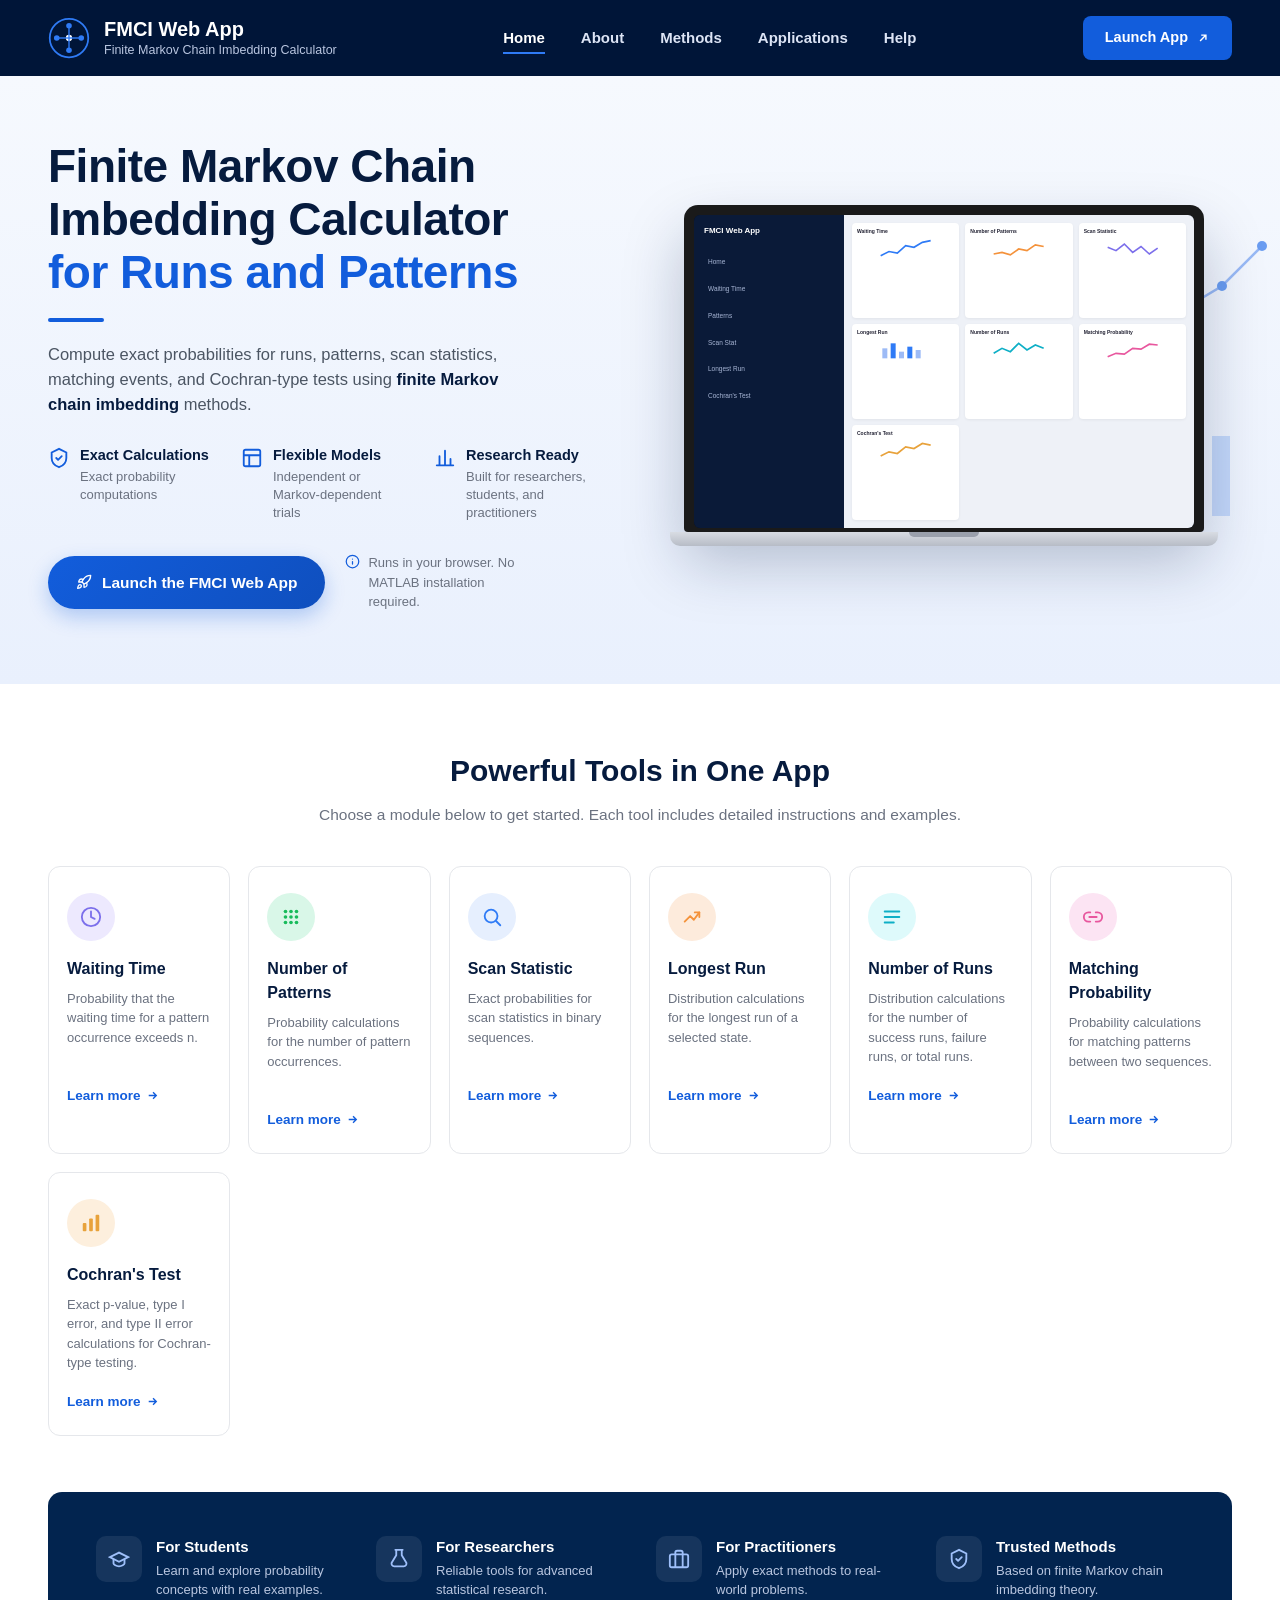
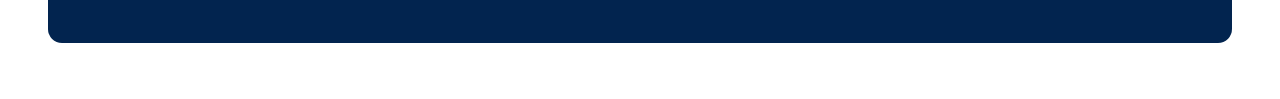
<file: modules/FMCI-home1.html>
<!DOCTYPE html>
<html lang="en">
<head>
<meta charset="UTF-8">
<meta name="viewport" content="width=device-width, initial-scale=1.0">
<title>FMCI Web App — Finite Markov Chain Imbedding Calculator</title>
<style>
  :root {
    --navy-900: #001538;
    --navy-800: #02244F;
    --navy-950: #000f28;
    --blue-600: #125DDC;
    --blue-700: #0F4FBE;
    --blue-500: #2F7BF6;
    --text-dark: #061B3E;
    --text-gray: #4B5563;
    --text-light-gray: #6B7280;
    --border-gray: #E5E7EB;
    --bg-hero-top: #F6F9FE;
    --bg-hero-bottom: #E9F0FD;
  }

  * { box-sizing: border-box; margin: 0; padding: 0; }

  body {
    font-family: -apple-system, BlinkMacSystemFont, "Segoe UI", Roboto, Helvetica, Arial, sans-serif;
    color: var(--text-dark);
    line-height: 1.5;
  }

  a { text-decoration: none; color: inherit; }
  ul { list-style: none; }

  /* ===== NAV ===== */
  .navbar {
    background: var(--navy-900);
    display: flex;
    align-items: center;
    justify-content: space-between;
    padding: 16px 48px;
    color: #fff;
  }
  .navbar .brand {
    display: flex;
    align-items: center;
    gap: 14px;
  }
  .brand-icon {
    width: 42px;
    height: 42px;
    flex-shrink: 0;
  }
  .brand-text h1 {
    font-size: 20px;
    font-weight: 700;
    line-height: 1.2;
  }
  .brand-text p {
    font-size: 12.5px;
    color: #B9C6E0;
    font-weight: 400;
  }
  .nav-links {
    display: flex;
    align-items: center;
    gap: 36px;
  }
  .nav-links a {
    font-size: 15px;
    font-weight: 600;
    color: #DCE4F5;
    padding-bottom: 6px;
    border-bottom: 2px solid transparent;
    transition: color 0.15s ease, border-color 0.15s ease;
  }
  .nav-links a:hover { color: #fff; }
  .nav-links a.active {
    color: #fff;
    border-bottom-color: var(--blue-500);
  }
  .btn-launch-nav {
    background: var(--blue-600);
    color: #fff;
    font-size: 14.5px;
    font-weight: 700;
    padding: 11px 22px;
    border-radius: 8px;
    display: inline-flex;
    align-items: center;
    gap: 8px;
    transition: background 0.15s ease, transform 0.1s ease;
    white-space: nowrap;
  }
  .btn-launch-nav:hover { background: var(--blue-700); }
  .btn-launch-nav:active { transform: scale(0.98); }

  /* ===== HERO ===== */
  .hero {
    background: linear-gradient(180deg, var(--bg-hero-top) 0%, var(--bg-hero-bottom) 100%);
    padding: 64px 48px 72px;
    display: flex;
    align-items: center;
    gap: 48px;
    position: relative;
    overflow: hidden;
  }
  .hero-left { flex: 1 1 480px; max-width: 560px; z-index: 2; }
  .hero-right {
    flex: 1 1 480px;
    position: relative;
    display: flex;
    justify-content: center;
    align-items: center;
    min-height: 380px;
  }
  .hero h2 {
    font-size: 46px;
    font-weight: 800;
    line-height: 1.15;
    letter-spacing: -0.5px;
  }
  .hero h2 .accent { color: var(--blue-600); display: block; }
  .hero-divider {
    width: 56px;
    height: 4px;
    background: var(--blue-600);
    border-radius: 2px;
    margin: 20px 0 20px;
  }
  .hero p.lead {
    font-size: 16.5px;
    color: var(--text-gray);
    max-width: 490px;
    margin-bottom: 28px;
  }
  .hero p.lead strong { color: var(--text-dark); font-weight: 700; }

  .features-row {
    display: flex;
    gap: 28px;
    margin-bottom: 32px;
    flex-wrap: wrap;
  }
  .feature-item {
    display: flex;
    align-items: flex-start;
    gap: 10px;
    max-width: 165px;
  }
  .feature-icon {
    width: 22px;
    height: 22px;
    flex-shrink: 0;
    color: var(--blue-600);
    margin-top: 2px;
  }
  .feature-item h4 {
    font-size: 14.5px;
    font-weight: 700;
    margin-bottom: 2px;
  }
  .feature-item p {
    font-size: 13px;
    color: var(--text-light-gray);
    line-height: 1.35;
  }

  .hero-cta-row {
    display: flex;
    align-items: center;
    gap: 20px;
    flex-wrap: wrap;
  }
  .btn-launch-hero {
    background: linear-gradient(135deg, var(--blue-600), var(--blue-700));
    color: #fff;
    font-size: 15.5px;
    font-weight: 700;
    padding: 15px 28px;
    border-radius: 999px;
    display: inline-flex;
    align-items: center;
    gap: 10px;
    box-shadow: 0 8px 20px rgba(18, 93, 220, 0.28);
    transition: transform 0.15s ease, box-shadow 0.15s ease;
  }
  .btn-launch-hero:hover {
    transform: translateY(-1px);
    box-shadow: 0 10px 24px rgba(18, 93, 220, 0.35);
  }
  .hero-note {
    display: flex;
    align-items: flex-start;
    gap: 8px;
    font-size: 13px;
    color: var(--text-light-gray);
    max-width: 190px;
  }
  .hero-note svg { flex-shrink: 0; color: var(--blue-600); margin-top: 1px; }

  /* laptop mockup */
  .laptop {
    position: relative;
    width: 100%;
    max-width: 520px;
    z-index: 2;
  }
  .laptop-screen {
    background: #1a1a1a;
    border-radius: 14px 14px 4px 4px;
    padding: 10px 10px 4px;
    box-shadow: 0 30px 60px rgba(10, 30, 70, 0.25);
  }
  .laptop-screen-inner {
    background: var(--navy-950);
    border-radius: 6px;
    overflow: hidden;
    aspect-ratio: 16/10;
    display: flex;
  }
  .laptop-base {
    height: 14px;
    background: linear-gradient(180deg, #d8dce3, #b7bcc6);
    border-radius: 0 0 10px 10px;
    margin: 0 -14px;
    position: relative;
  }
  .laptop-base::after {
    content: "";
    position: absolute;
    left: 50%; top: 0;
    transform: translateX(-50%);
    width: 70px; height: 5px;
    background: #9aa0ac;
    border-radius: 0 0 6px 6px;
  }

  .app-sidebar {
    width: 30%;
    background: #0a1a38;
    padding: 10px 8px;
    display: flex;
    flex-direction: column;
    gap: 7px;
  }
  .app-sidebar .app-title { color: #fff; font-size: 8px; font-weight: 700; margin-bottom: 8px; padding-left: 2px; }
  .app-sidebar .item {
    font-size: 6.5px;
    color: #A9B7D6;
    padding: 5px 6px;
    border-radius: 4px;
  }
  .app-main {
    flex: 1;
    background: #eef1f7;
    padding: 8px;
    display: grid;
    grid-template-columns: 1fr 1fr 1fr;
    gap: 6px;
  }
  .mini-card {
    background: #fff;
    border-radius: 4px;
    padding: 5px;
    box-shadow: 0 1px 3px rgba(0,0,0,0.06);
  }
  .mini-card .label { font-size: 5px; font-weight: 700; color: #223; margin-bottom: 3px; }
  .mini-card svg { width: 100%; height: 20px; display: block; }
  .mini-card.wide { grid-column: span 1; }

  .hero-deco {
    position: absolute;
    right: -40px;
    top: 40px;
    z-index: 1;
    opacity: 0.9;
  }

  /* ===== TOOLS SECTION ===== */
  .tools-section {
    padding: 64px 48px 56px;
    text-align: center;
    background: #fff;
  }
  .tools-section h3 {
    font-size: 30px;
    font-weight: 800;
    color: var(--text-dark);
    margin-bottom: 10px;
  }
  .tools-section > p {
    font-size: 15.5px;
    color: var(--text-light-gray);
    margin-bottom: 40px;
  }
  .tools-grid {
    display: grid;
    grid-template-columns: repeat(auto-fit, minmax(170px, 1fr));
    gap: 18px;
    max-width: 1320px;
    margin: 0 auto;
  }
  .tool-card {
    border: 1px solid var(--border-gray);
    border-radius: 12px;
    padding: 26px 18px 22px;
    text-align: left;
    transition: box-shadow 0.15s ease, transform 0.15s ease, border-color 0.15s ease;
  }
  .tool-card:hover {
    box-shadow: 0 12px 24px rgba(10, 30, 70, 0.08);
    transform: translateY(-2px);
    border-color: #D6E0F5;
  }
  .tool-icon {
    width: 48px;
    height: 48px;
    border-radius: 50%;
    display: flex;
    align-items: center;
    justify-content: center;
    margin-bottom: 16px;
  }
  .tool-icon svg { width: 22px; height: 22px; }
  .tool-card h4 {
    font-size: 16px;
    font-weight: 700;
    margin-bottom: 8px;
  }
  .tool-card p {
    font-size: 13px;
    color: var(--text-light-gray);
    line-height: 1.5;
    margin-bottom: 16px;
    min-height: 78px;
  }
  .tool-card .learn-more {
    font-size: 13.5px;
    font-weight: 700;
    color: var(--blue-600);
    display: inline-flex;
    align-items: center;
    gap: 5px;
  }
  .tool-card .learn-more svg { width: 13px; height: 13px; transition: transform 0.15s ease; }
  .tool-card:hover .learn-more svg { transform: translateX(3px); }

  .icon-purple { background: #EDE9FE; color: #7C6FEB; }
  .icon-green  { background: #D9F7E8; color: #18BB5B; }
  .icon-blue   { background: #E6EFFE; color: #2F7BF6; }
  .icon-orange { background: #FDEBDC; color: #F4923B; }
  .icon-teal   { background: #DEFAFB; color: #0EAFC6; }
  .icon-pink   { background: #FCE4F3; color: #E8579E; }
  .icon-amber  { background: #FDEFDD; color: #E8A23B; }

  /* ===== TRUST BAR ===== */
  .trust-bar {
    background: var(--navy-800);
    padding: 44px 48px;
    display: grid;
    grid-template-columns: repeat(auto-fit, minmax(240px, 1fr));
    gap: 32px;
    max-width: 1320px;
    margin: 0 auto;
    border-radius: 14px;
  }
  .trust-wrap { padding: 0 48px 56px; background: #fff; }
  .trust-item {
    display: flex;
    align-items: flex-start;
    gap: 14px;
  }
  .trust-icon {
    width: 46px;
    height: 46px;
    border-radius: 10px;
    background: rgba(255,255,255,0.08);
    display: flex;
    align-items: center;
    justify-content: center;
    flex-shrink: 0;
    color: #9FC0FA;
  }
  .trust-item h5 {
    color: #fff;
    font-size: 15px;
    font-weight: 700;
    margin-bottom: 4px;
  }
  .trust-item p {
    color: #B9C6E0;
    font-size: 13px;
    line-height: 1.4;
  }

  @media (max-width: 900px) {
    .navbar { flex-wrap: wrap; gap: 16px; padding: 16px 24px; }
    .nav-links { order: 3; width: 100%; justify-content: space-between; }
    .hero { flex-direction: column; padding: 40px 24px; }
    .hero h2 { font-size: 34px; }
    .tools-section, .trust-wrap { padding-left: 24px; padding-right: 24px; }
  }
</style>
</head>
<body>

  <!-- ===== NAVBAR ===== -->
  <nav class="navbar">
    <div class="brand">
      <svg class="brand-icon" viewBox="0 0 48 48" fill="none">
        <circle cx="24" cy="24" r="22" stroke="#2F7BF6" stroke-width="2"/>
        <circle cx="24" cy="10" r="3.2" fill="#2F7BF6"/>
        <circle cx="38" cy="24" r="3.2" fill="#2F7BF6"/>
        <circle cx="24" cy="38" r="3.2" fill="#2F7BF6"/>
        <circle cx="10" cy="24" r="3.2" fill="#2F7BF6"/>
        <circle cx="24" cy="24" r="3.6" fill="#fff"/>
        <line x1="24" y1="10" x2="24" y2="24" stroke="#2F7BF6" stroke-width="1.6"/>
        <line x1="38" y1="24" x2="24" y2="24" stroke="#2F7BF6" stroke-width="1.6"/>
        <line x1="24" y1="38" x2="24" y2="24" stroke="#2F7BF6" stroke-width="1.6"/>
        <line x1="10" y1="24" x2="24" y2="24" stroke="#2F7BF6" stroke-width="1.6"/>
      </svg>
      <div class="brand-text">
        <h1>FMCI Web App</h1>
        <p>Finite Markov Chain Imbedding Calculator</p>
      </div>
    </div>
    <ul class="nav-links">
      <li><a href="#" class="active">Home</a></li>
      <li><a href="#about">About</a></li>
      <li><a href="#methods">Methods</a></li>
      <li><a href="#applications">Applications</a></li>
      <li><a href="#help">Help</a></li>
    </ul>
    <a href="https://unshaven-energy-verify.ngrok-free.dev/webapps/home/session.html?app=WuWebAppDesignerWeb2" class="btn-launch-nav">
      Launch App
      <svg width="14" height="14" viewBox="0 0 24 24" fill="none" stroke="currentColor" stroke-width="2.4">
        <path d="M7 17L17 7M9 7h8v8"/>
      </svg>
    </a>
  </nav>

  <!-- ===== HERO ===== -->
  <section class="hero">
    <div class="hero-left">
      <h2>Finite Markov Chain Imbedding Calculator<span class="accent">for Runs and Patterns</span></h2>
      <div class="hero-divider"></div>
      <p class="lead">Compute exact probabilities for runs, patterns, scan statistics, matching events, and Cochran-type tests using <strong>finite Markov chain imbedding</strong> methods.</p>

      <div class="features-row">
        <div class="feature-item">
          <svg class="feature-icon" viewBox="0 0 24 24" fill="none" stroke="currentColor" stroke-width="2">
            <path d="M12 2L4 6v6c0 5 3.5 8.5 8 10 4.5-1.5 8-5 8-10V6l-8-4z"/>
            <path d="M9 12l2 2 4-4" stroke-linecap="round" stroke-linejoin="round"/>
          </svg>
          <div>
            <h4>Exact Calculations</h4>
            <p>Exact probability computations</p>
          </div>
        </div>
        <div class="feature-item">
          <svg class="feature-icon" viewBox="0 0 24 24" fill="none" stroke="currentColor" stroke-width="2">
            <rect x="3" y="3" width="18" height="18" rx="2"/>
            <path d="M3 9h18M9 21V9"/>
          </svg>
          <div>
            <h4>Flexible Models</h4>
            <p>Independent or Markov-dependent trials</p>
          </div>
        </div>
        <div class="feature-item">
          <svg class="feature-icon" viewBox="0 0 24 24" fill="none" stroke="currentColor" stroke-width="2">
            <path d="M3 20h18M6 20V10M12 20V4M18 20v-7" stroke-linecap="round"/>
          </svg>
          <div>
            <h4>Research Ready</h4>
            <p>Built for researchers, students, and practitioners</p>
          </div>
        </div>
      </div>

      <div class="hero-cta-row">
        <a href="https://unshaven-energy-verify.ngrok-free.dev/webapps/home/session.html?app=WuWebAppDesignerWeb2" class="btn-launch-hero">
          <svg width="16" height="16" viewBox="0 0 24 24" fill="none" stroke="#fff" stroke-width="2" stroke-linecap="round" stroke-linejoin="round">
            <path d="M4.5 16.5c-1.5 1.26-2 5-2 5s3.74-.5 5-2c.71-.84.7-2.13-.09-2.91a2.18 2.18 0 0 0-2.91-.09z"/>
            <path d="M12 15l-3-3a22 22 0 0 1 2-3.95A12.88 12.88 0 0 1 22 2c0 2.72-.78 7.5-6 11a22.35 22.35 0 0 1-4 2z"/>
            <path d="M9 12H4s.55-3.03 2-4c1.62-1.08 5 0 5 0"/>
            <path d="M12 15v5s3.03-.55 4-2c1.08-1.62 0-5 0-5"/>
          </svg>
          Launch the FMCI Web App
        </a>
        <div class="hero-note">
          <svg width="15" height="15" viewBox="0 0 24 24" fill="none" stroke="currentColor" stroke-width="2">
            <circle cx="12" cy="12" r="10"/>
            <path d="M12 16v-4M12 8h.01" stroke-linecap="round"/>
          </svg>
          Runs in your browser. No MATLAB installation required.
        </div>
      </div>
    </div>

    <div class="hero-right">
      <div class="laptop">
        <div class="laptop-screen">
          <div class="laptop-screen-inner">
            <div class="app-sidebar">
              <div class="app-title">FMCI Web App</div>
              <div class="item">Home</div>
              <div class="item">Waiting Time</div>
              <div class="item">Patterns</div>
              <div class="item">Scan Stat</div>
              <div class="item">Longest Run</div>
              <div class="item">Cochran's Test</div>
            </div>
            <div class="app-main">
              <div class="mini-card"><div class="label">Waiting Time</div>
                <svg viewBox="0 0 60 24"><polyline points="0,20 10,15 20,17 30,8 40,10 50,4 60,2" fill="none" stroke="#2F7BF6" stroke-width="2"/></svg>
              </div>
              <div class="mini-card"><div class="label">Number of Patterns</div>
                <svg viewBox="0 0 60 24"><polyline points="0,18 10,16 20,19 30,12 40,14 50,7 60,9" fill="none" stroke="#F4923B" stroke-width="2"/></svg>
              </div>
              <div class="mini-card"><div class="label">Scan Statistic</div>
                <svg viewBox="0 0 60 24"><polyline points="0,10 10,14 20,6 30,16 40,9 50,18 60,11" fill="none" stroke="#7C6FEB" stroke-width="2"/></svg>
              </div>
              <div class="mini-card"><div class="label">Longest Run</div>
                <svg viewBox="0 0 60 24"><rect x="2" y="10" width="6" height="12" fill="#9DBBF6"/><rect x="12" y="4" width="6" height="18" fill="#2F7BF6"/><rect x="22" y="14" width="6" height="8" fill="#9DBBF6"/><rect x="32" y="8" width="6" height="14" fill="#2F7BF6"/><rect x="42" y="12" width="6" height="10" fill="#9DBBF6"/></svg>
              </div>
              <div class="mini-card"><div class="label">Number of Runs</div>
                <svg viewBox="0 0 60 24"><polyline points="0,16 10,10 20,14 30,4 40,12 50,6 60,10" fill="none" stroke="#0EAFC6" stroke-width="2"/></svg>
              </div>
              <div class="mini-card"><div class="label">Matching Probability</div>
                <svg viewBox="0 0 60 24"><polyline points="0,20 10,16 20,17 30,10 40,11 50,5 60,6" fill="none" stroke="#E8579E" stroke-width="2"/></svg>
              </div>
              <div class="mini-card"><div class="label">Cochran's Test</div>
                <svg viewBox="0 0 60 24"><polyline points="0,18 10,13 20,15 30,7 40,9 50,3 60,5" fill="none" stroke="#E8A23B" stroke-width="2"/></svg>
              </div>
            </div>
          </div>
        </div>
        <div class="laptop-base"></div>
      </div>

      <svg class="hero-deco" width="260" height="300" viewBox="0 0 260 300" fill="none">
        <polyline points="10,180 60,140 110,160 160,90 210,60 250,20" stroke="#8FB3F5" stroke-width="2.5" fill="none"/>
        <circle cx="10" cy="180" r="5" fill="#5C93F0"/>
        <circle cx="60" cy="140" r="5" fill="#5C93F0"/>
        <circle cx="110" cy="160" r="5" fill="#5C93F0"/>
        <circle cx="160" cy="90" r="5" fill="#5C93F0"/>
        <circle cx="210" cy="60" r="5" fill="#5C93F0"/>
        <circle cx="250" cy="20" r="5" fill="#5C93F0"/>
        <rect x="20" y="220" width="18" height="70" fill="#BFD5FA"/>
        <rect x="50" y="190" width="18" height="100" fill="#9DBEF7"/>
        <rect x="80" y="240" width="18" height="50" fill="#BFD5FA"/>
        <rect x="110" y="200" width="18" height="90" fill="#9DBEF7"/>
        <rect x="140" y="230" width="18" height="60" fill="#BFD5FA"/>
        <rect x="170" y="170" width="18" height="120" fill="#7CA6F4"/>
        <rect x="200" y="210" width="18" height="80" fill="#BFD5FA"/>
      </svg>
    </div>
  </section>

  <!-- ===== TOOLS SECTION ===== -->
  <section class="tools-section" id="methods">
    <h3>Powerful Tools in One App</h3>
    <p>Choose a module below to get started. Each tool includes detailed instructions and examples.</p>

    <div class="tools-grid">

      <div class="tool-card">
        <div class="tool-icon icon-purple">
          <svg viewBox="0 0 24 24" fill="none" stroke="currentColor" stroke-width="2"><circle cx="12" cy="12" r="10"/><path d="M12 6v6l4 2" stroke-linecap="round"/></svg>
        </div>
        <h4>Waiting Time</h4>
        <p>Probability that the waiting time for a pattern occurrence exceeds n.</p>
        <a href="#" class="learn-more">Learn more <svg viewBox="0 0 24 24" fill="none" stroke="currentColor" stroke-width="2.5"><path d="M5 12h14M13 6l6 6-6 6"/></svg></a>
      </div>

      <div class="tool-card">
        <div class="tool-icon icon-green">
          <svg viewBox="0 0 24 24" fill="currentColor"><circle cx="6" cy="6" r="2"/><circle cx="12" cy="6" r="2"/><circle cx="18" cy="6" r="2"/><circle cx="6" cy="12" r="2"/><circle cx="12" cy="12" r="2"/><circle cx="18" cy="12" r="2"/><circle cx="6" cy="18" r="2"/><circle cx="12" cy="18" r="2"/><circle cx="18" cy="18" r="2"/></svg>
        </div>
        <h4>Number of Patterns</h4>
        <p>Probability calculations for the number of pattern occurrences.</p>
        <a href="#" class="learn-more">Learn more <svg viewBox="0 0 24 24" fill="none" stroke="currentColor" stroke-width="2.5"><path d="M5 12h14M13 6l6 6-6 6"/></svg></a>
      </div>

      <div class="tool-card">
        <div class="tool-icon icon-blue">
          <svg viewBox="0 0 24 24" fill="none" stroke="currentColor" stroke-width="2"><circle cx="11" cy="11" r="7"/><path d="M21 21l-4.35-4.35" stroke-linecap="round"/></svg>
        </div>
        <h4>Scan Statistic</h4>
        <p>Exact probabilities for scan statistics in binary sequences.</p>
        <a href="#" class="learn-more">Learn more <svg viewBox="0 0 24 24" fill="none" stroke="currentColor" stroke-width="2.5"><path d="M5 12h14M13 6l6 6-6 6"/></svg></a>
      </div>

      <div class="tool-card">
        <div class="tool-icon icon-orange">
          <svg viewBox="0 0 24 24" fill="none" stroke="currentColor" stroke-width="2"><path d="M4 17l6-6 4 4 6-8" stroke-linecap="round" stroke-linejoin="round"/><path d="M15 7h5v5" stroke-linecap="round" stroke-linejoin="round"/></svg>
        </div>
        <h4>Longest Run</h4>
        <p>Distribution calculations for the longest run of a selected state.</p>
        <a href="#" class="learn-more">Learn more <svg viewBox="0 0 24 24" fill="none" stroke="currentColor" stroke-width="2.5"><path d="M5 12h14M13 6l6 6-6 6"/></svg></a>
      </div>

      <div class="tool-card">
        <div class="tool-icon icon-teal">
          <svg viewBox="0 0 24 24" fill="none" stroke="currentColor" stroke-width="2" stroke-linecap="round"><path d="M4 6h16M4 12h16M4 18h10"/></svg>
        </div>
        <h4>Number of Runs</h4>
        <p>Distribution calculations for the number of success runs, failure runs, or total runs.</p>
        <a href="#" class="learn-more">Learn more <svg viewBox="0 0 24 24" fill="none" stroke="currentColor" stroke-width="2.5"><path d="M5 12h14M13 6l6 6-6 6"/></svg></a>
      </div>

      <div class="tool-card">
        <div class="tool-icon icon-pink">
          <svg viewBox="0 0 24 24" fill="none" stroke="currentColor" stroke-width="2" stroke-linecap="round"><path d="M9 17H7a5 5 0 0 1 0-10h2M15 7h2a5 5 0 0 1 0 10h-2M8 12h8"/></svg>
        </div>
        <h4>Matching Probability</h4>
        <p>Probability calculations for matching patterns between two sequences.</p>
        <a href="#" class="learn-more">Learn more <svg viewBox="0 0 24 24" fill="none" stroke="currentColor" stroke-width="2.5"><path d="M5 12h14M13 6l6 6-6 6"/></svg></a>
      </div>

      <div class="tool-card">
        <div class="tool-icon icon-amber">
          <svg viewBox="0 0 24 24" fill="currentColor"><rect x="3" y="12" width="4" height="9" rx="1"/><rect x="10" y="7" width="4" height="14" rx="1"/><rect x="17" y="3" width="4" height="18" rx="1"/></svg>
        </div>
        <h4>Cochran's Test</h4>
        <p>Exact p-value, type I error, and type II error calculations for Cochran-type testing.</p>
        <a href="#" class="learn-more">Learn more <svg viewBox="0 0 24 24" fill="none" stroke="currentColor" stroke-width="2.5"><path d="M5 12h14M13 6l6 6-6 6"/></svg></a>
      </div>

    </div>
  </section>

  <!-- ===== TRUST BAR ===== -->
  <div class="trust-wrap">
    <div class="trust-bar">
      <div class="trust-item">
        <div class="trust-icon">
          <svg width="22" height="22" viewBox="0 0 24 24" fill="none" stroke="currentColor" stroke-width="2"><path d="M22 10L12 5 2 10l10 5 10-5z"/><path d="M6 12v5c0 1 3 3 6 3s6-2 6-3v-5" /></svg>
        </div>
        <div>
          <h5>For Students</h5>
          <p>Learn and explore probability concepts with real examples.</p>
        </div>
      </div>
      <div class="trust-item">
        <div class="trust-icon">
          <svg width="22" height="22" viewBox="0 0 24 24" fill="none" stroke="currentColor" stroke-width="2"><path d="M9 2v6l-5 8a3 3 0 0 0 3 4h10a3 3 0 0 0 3-4l-5-8V2M8 2h8" stroke-linecap="round" stroke-linejoin="round"/></svg>
        </div>
        <div>
          <h5>For Researchers</h5>
          <p>Reliable tools for advanced statistical research.</p>
        </div>
      </div>
      <div class="trust-item">
        <div class="trust-icon">
          <svg width="22" height="22" viewBox="0 0 24 24" fill="none" stroke="currentColor" stroke-width="2"><rect x="2" y="7" width="20" height="14" rx="2"/><path d="M16 21V5a2 2 0 0 0-2-2h-4a2 2 0 0 0-2 2v16"/></svg>
        </div>
        <div>
          <h5>For Practitioners</h5>
          <p>Apply exact methods to real-world problems.</p>
        </div>
      </div>
      <div class="trust-item">
        <div class="trust-icon">
          <svg width="22" height="22" viewBox="0 0 24 24" fill="none" stroke="currentColor" stroke-width="2"><path d="M12 2L4 6v6c0 5 3.5 8.5 8 10 4.5-1.5 8-5 8-10V6l-8-4z"/><path d="M9 12l2 2 4-4" stroke-linecap="round" stroke-linejoin="round"/></svg>
        </div>
        <div>
          <h5>Trusted Methods</h5>
          <p>Based on finite Markov chain imbedding theory.</p>
        </div>
      </div>
    </div>
  </div>

</body>
</html>
</file>
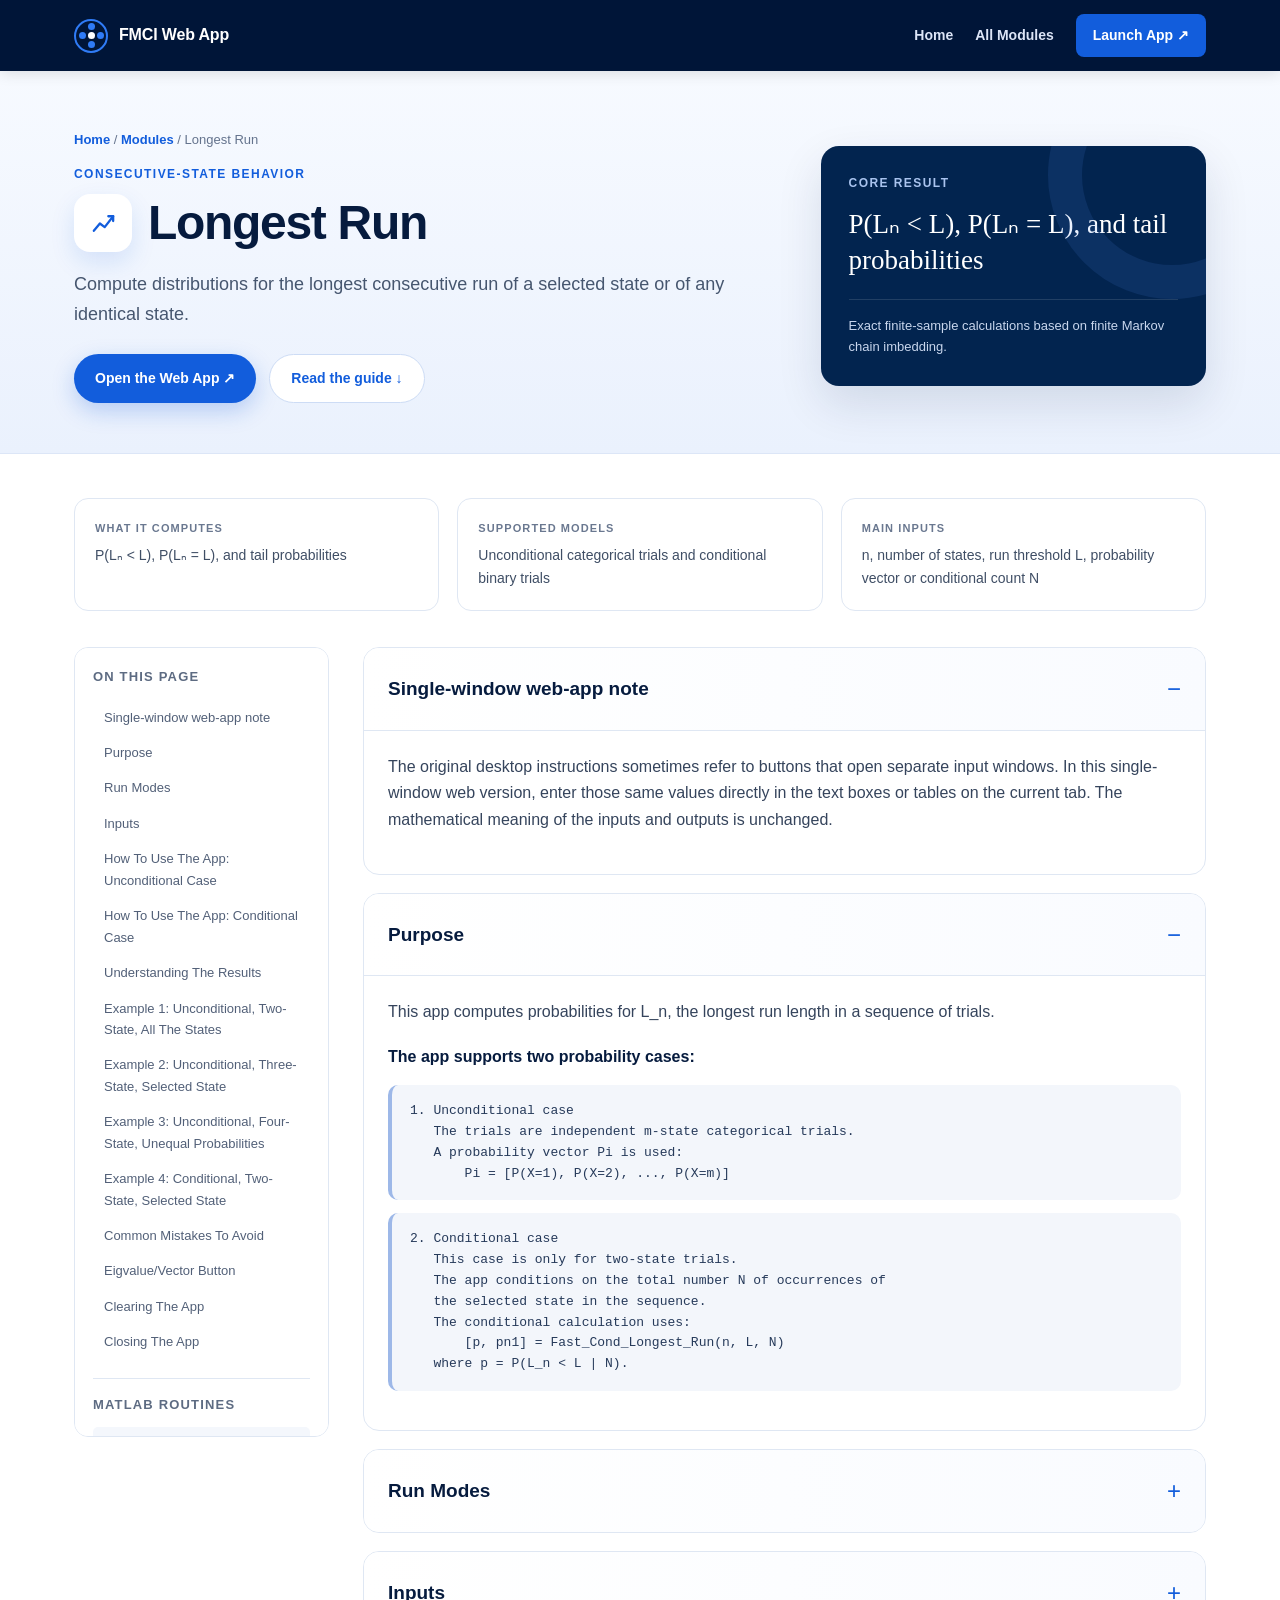
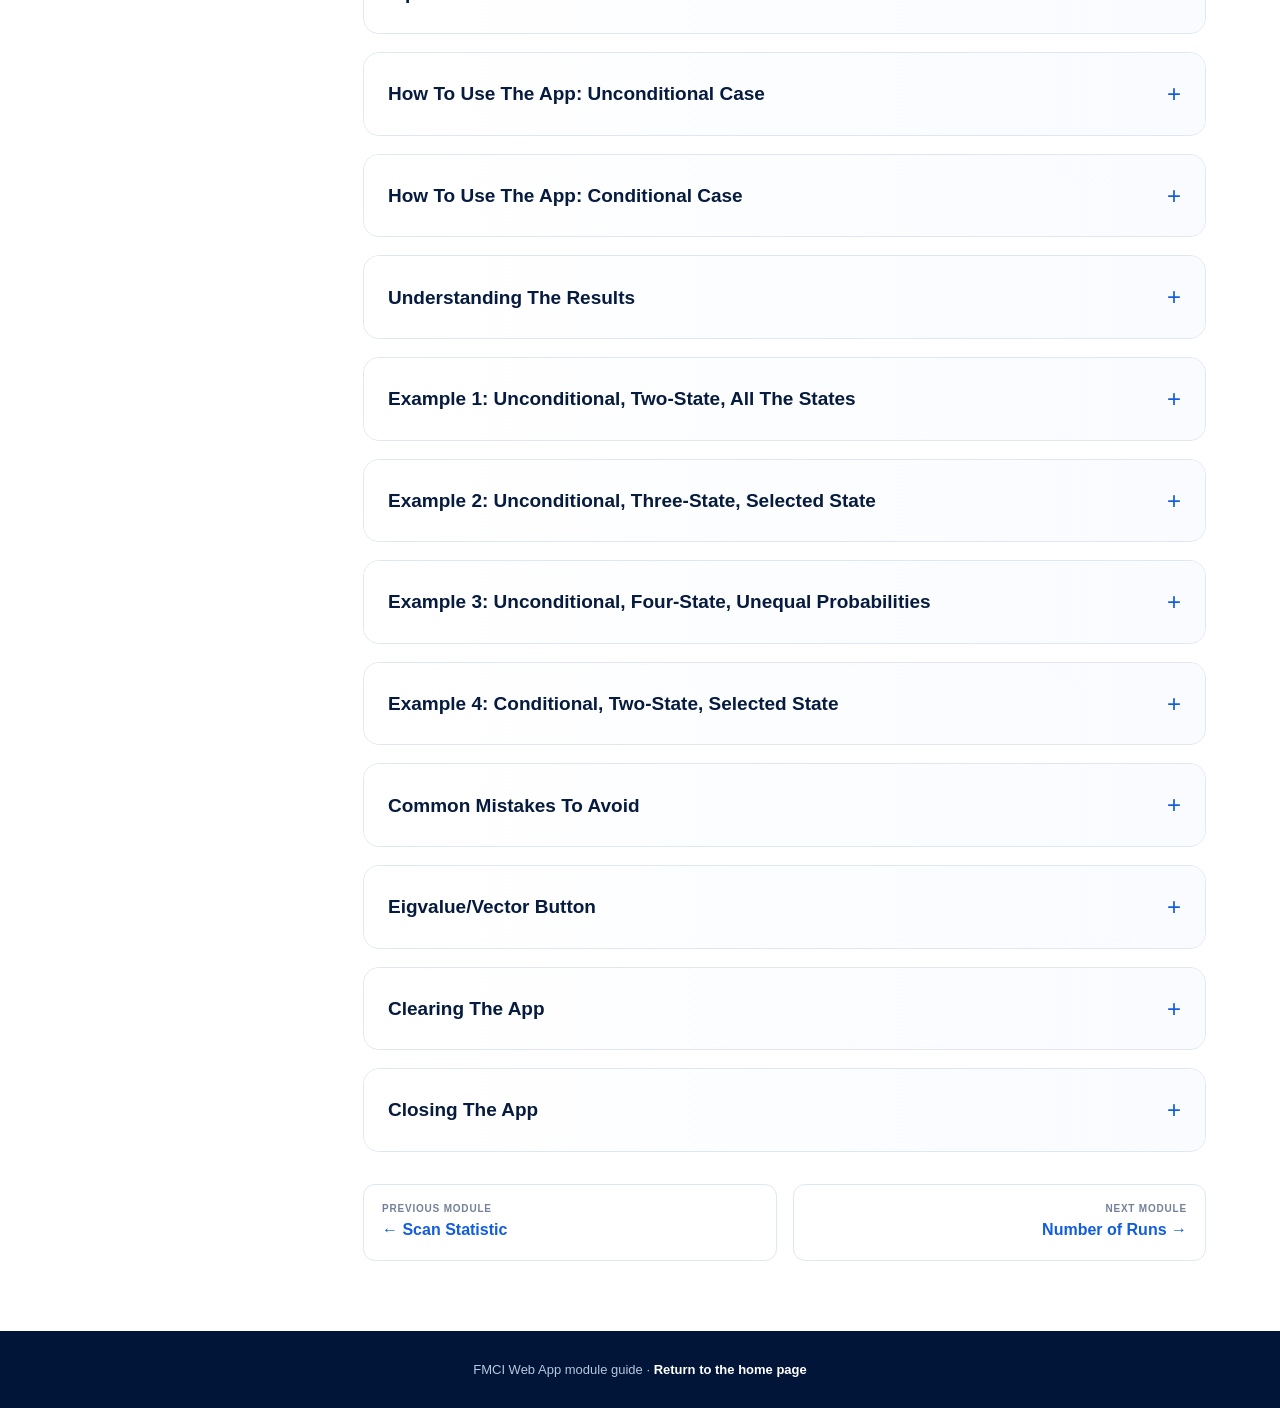
<file: modules/longest-run.html>
<!DOCTYPE html>

<html lang="en">
<head>
<meta charset="utf-8"/>
<meta content="width=device-width, initial-scale=1.0" name="viewport"/>
<meta content="Compute distributions for the longest consecutive run of a selected state or of any identical state." name="description"/>
<title>Longest Run — FMCI Web App Guide</title>
<link href="../assets/module-pages.css" rel="stylesheet"/>
</head>
<body>
<header class="topbar">
<nav class="nav">
<a class="brand" href="../index.html"><span class="brand-mark"></span><span>FMCI Web App</span></a>
<div class="navlinks"><a href="../index.html">Home</a><a href="../index.html#methods">All Modules</a><a class="launch" href="https://desktop-nvaeldt.tailb7802d.ts.net/webapps/home/session.html?app=WuWebAppDesignerWeb2" rel="noopener noreferrer" target="_blank">Launch App ↗</a></div>
</nav>
</header>
<section class="hero">
<div class="hero-inner">
<div>
<div class="breadcrumb"><a href="../index.html">Home</a> / <a href="../index.html#methods">Modules</a> / Longest Run</div>
<div class="eyebrow">Consecutive-state behavior</div>
<div class="title-row"><div class="module-icon"><svg viewbox="0 0 24 24"><path d="M4 18l5-6 4 3 7-9"></path><path d="M16 6h4v4"></path></svg></div><h1>Longest Run</h1></div>
<p class="hero-summary">Compute distributions for the longest consecutive run of a selected state or of any identical state.</p>
<div class="hero-actions"><a class="btn btn-primary" href="https://desktop-nvaeldt.tailb7802d.ts.net/webapps/home/session.html?app=WuWebAppDesignerWeb2" rel="noopener noreferrer" target="_blank">Open the Web App ↗</a><a class="btn btn-secondary" href="#guide">Read the guide ↓</a></div>
</div>
<aside class="formula-card"><div class="small">Core result</div><div class="formula">P(Lₙ &lt; L), P(Lₙ = L), and tail probabilities</div><div class="formula-note">Exact finite-sample calculations based on finite Markov chain imbedding.</div></aside>
</div>
</section>
<main class="content" id="guide">
<div class="overview-grid">
<div class="overview-card"><div class="label">What it computes</div><p>P(Lₙ &lt; L), P(Lₙ = L), and tail probabilities</p></div>
<div class="overview-card"><div class="label">Supported models</div><p>Unconditional categorical trials and conditional binary trials</p></div>
<div class="overview-card"><div class="label">Main inputs</div><p>n, number of states, run threshold L, probability vector or conditional count N</p></div>
</div>
<div class="layout">
<aside class="toc"><h2>On this page</h2><a href="#single-window-web-app-note">Single-window web-app note</a><a href="#purpose">Purpose</a><a href="#run-modes">Run Modes</a><a href="#inputs">Inputs</a><a href="#how-to-use-the-app-unconditional-case">How To Use The App: Unconditional Case</a><a href="#how-to-use-the-app-conditional-case">How To Use The App: Conditional Case</a><a href="#understanding-the-results">Understanding The Results</a><a href="#example-1-unconditional-two-state-all-the-states">Example 1: Unconditional, Two-State, All The States</a><a href="#example-2-unconditional-three-state-selected-state">Example 2: Unconditional, Three-State, Selected State</a><a href="#example-3-unconditional-four-state-unequal-probabilities">Example 3: Unconditional, Four-State, Unequal Probabilities</a><a href="#example-4-conditional-two-state-selected-state">Example 4: Conditional, Two-State, Selected State</a><a href="#common-mistakes-to-avoid">Common Mistakes To Avoid</a><a href="#eigvalue-vector-button">Eigvalue/Vector Button</a><a href="#clearing-the-app">Clearing The App</a><a href="#closing-the-app">Closing The App</a><div class="source-files"><h2>MATLAB routines</h2><span>fmci_longest_run_dist.m</span><span>Fast_Cond_Longest_Run.m</span></div></aside>
<article class="guide"><section class="section-card" id="single-window-web-app-note">
<details open="">
<summary>Single-window web-app note</summary>
<div class="section-body"><p>The original desktop instructions sometimes refer to buttons that open separate input windows. In this single-window web version, enter those same values directly in the text boxes or tables on the current tab. The mathematical meaning of the inputs and outputs is unchanged.</p></div>
</details>
</section><section class="section-card" id="purpose">
<details open="">
<summary>Purpose</summary>
<div class="section-body"><p>This app computes probabilities for L_n, the longest run length in a sequence of trials.</p>
<p class="guide-label">The app supports two probability cases:</p>
<pre class="formula-block">1. Unconditional case
   The trials are independent m-state categorical trials.
   A probability vector Pi is used:
       Pi = [P(X=1), P(X=2), ..., P(X=m)]</pre>
<pre class="formula-block">2. Conditional case
   This case is only for two-state trials.
   The app conditions on the total number N of occurrences of
   the selected state in the sequence.
   The conditional calculation uses:
       [p, pn1] = Fast_Cond_Longest_Run(n, L, N)
   where p = P(L_n &lt; L | N).</pre></div>
</details>
</section><section class="section-card" id="run-modes">
<details>
<summary>Run Modes</summary>
<div class="section-body"><p class="guide-label">The app also supports two run modes in the unconditional case:</p>
<p>1. Selected states Computes the longest run of one specified state only. Example: longest run of state 2.</p>
<p>2. All the states Computes the longest run of any identical consecutive state. This means the maximum run length among all states.</p>
<p>For the conditional case, the app uses selected-state logic only. Because Fast_Cond_Longest_Run is a binary conditional function, the conditional case is restricted to m = 2.</p></div>
</details>
</section><section class="section-card" id="inputs">
<details>
<summary>Inputs</summary>
<div class="section-body"><pre class="formula-block">m-state trials
    Enter the number of possible states, m.
    The states are labeled 1, 2, ..., m.</pre>
<pre class="formula-block">    In the unconditional case:
        m can be 2, 3, 4, ...</pre>
<pre class="formula-block">    In the conditional case:
        m must be 2.
        The app should force or require m-state trials = 2.</pre>
<pre class="formula-block">Length of the Sequence
    Enter n, the total sequence length.</pre>
<pre class="formula-block">Length of the Longest Run
    Enter k, the run length of interest.
    The app reports probabilities involving L_n at this k.</pre>
<pre class="formula-block">Enter the probability Pi
    Used only in the unconditional case.
    Opens a probability-entry window.
    Enter one probability for each state.
    The probabilities must be nonnegative and sum to 1.</pre>
<pre class="formula-block">    Default probabilities are equal:
        [1/m, 1/m, ..., 1/m]</pre>
<pre class="formula-block">    Example for m = 3:
        Pi = [0.3 0.5 0.2]</pre>
<pre class="formula-block">Number of selected-state occurrences N
    Used only in the conditional case.
    Enter N, the total number of occurrences of the selected
    state in the whole sequence.</pre>
<pre class="formula-block">    N must be an integer from 0 to n.</pre>
<pre class="example-block">    Example:
        n = 20
        selected state = 1
        N = 8</pre>
<pre class="formula-block">    This means the app computes probabilities conditional on
    exactly eight 1s occurring in the sequence.</pre>
<pre class="formula-block">Selected-state input
    Used when Selected states is chosen.
    Also used in the conditional case.</pre>
<pre class="formula-block">    In the unconditional case:
        Enter one integer state index from 1 to m.</pre>
<pre class="formula-block">    In the conditional case:
        Enter 1 or 2 only.</pre>
<pre class="example-block">    Example:
        2</pre>
<pre class="formula-block">    This means: compute the longest run of state 2 only.</pre></div>
</details>
</section><section class="section-card" id="how-to-use-the-app-unconditional-case">
<details>
<summary>How To Use The App: Unconditional Case</summary>
<div class="section-body"><pre class="example-block">Step 1. Click Clear all items
    This starts from a clean screen.</pre>
<pre class="example-block">Step 2. Select Unconditional
    Use this when trials are independent with probabilities Pi.</pre>
<pre class="example-block">Step 3. Enter m-state trials
    Example:
        m = 3</pre>
<pre class="example-block">Step 4. Enter Length of the Sequence
    Example:
        n = 30</pre>
<pre class="example-block">Step 5. Enter Length of the Longest Run
    Example:
        k = 5</pre>
<pre class="example-block">Step 6. Click Enter the probability Pi
    A probability-entry window opens.
    If m = 3, enter three probabilities.</pre>
<pre class="example-block">    Example:
        P(State 1) = 0.3
        P(State 2) = 0.5
        P(State 3) = 0.2</pre>
<pre class="formula-block">    Then click Save.</pre>
<pre class="example-block">Step 7. Select one run mode</pre>
<pre class="formula-block">    A. Select All the states
       Use this when the longest run can be from any state.
       No selected-state number is needed.</pre>
<pre class="formula-block">    B. Select Selected states
       Use this when the longest run should be computed for
       one specified state only.
       Enter the selected state number in the selected-state box.</pre>
<pre class="example-block">Step 8. Click Calculate the Probability
    The app computes and displays the probability results.</pre></div>
</details>
</section><section class="section-card" id="how-to-use-the-app-conditional-case">
<details>
<summary>How To Use The App: Conditional Case</summary>
<div class="section-body"><pre class="example-block">Step 1. Click Clear all items</pre>
<pre class="example-block">Step 2. Select Conditional
    This case is only for two-state trials.
    The app should force m-state trials to 2.</pre>
<pre class="example-block">Step 3. Enter Length of the Sequence
    Example:
        n = 20</pre>
<pre class="example-block">Step 4. Enter Length of the Longest Run
    Example:
        k = 4</pre>
<pre class="example-block">Step 5. Enter selected state
    Enter 1 or 2.</pre>
<pre class="example-block">    Example:
        selected state = 1</pre>
<pre class="example-block">Step 6. Enter Number of selected-state occurrences N
    Example:
        N = 8</pre>
<pre class="formula-block">    This means there are exactly eight occurrences of the
    selected state in the full sequence.</pre>
<pre class="example-block">Step 7. Click Calculate the Probability
    The app uses Fast_Cond_Longest_Run to compute conditional
    longest-run probabilities.</pre>
<pre class="formula-block">Important conditional-case notes:
    Pi is not used.
    Enter the probability Pi should be hidden or disabled.
    All the states is not used.
    The conditional case is for selected-state runs only.
    N can be 0, but it cannot be larger than n.</pre></div>
</details>
</section><section class="section-card" id="understanding-the-results">
<details>
<summary>Understanding The Results</summary>
<div class="section-body"><p class="guide-label">Let L_n be the longest run length.</p>
<p class="guide-label">The results panel reports:</p>
<pre class="formula-block">    P(L_n = k)
        The probability that the longest run is exactly k.</pre>
<pre class="formula-block">    P(L_n &lt;= k)
        The cumulative probability up to k.</pre>
<pre class="formula-block">    P(L_n &gt;= k)
        The survival/tail probability at k.</pre>
<p class="guide-label">Unconditional case:</p>
<pre class="formula-block">    The app uses:
        [pmf, cdf, F] = fmci_longest_run_dist(n, Pi, k, mode, selState)</pre>
<pre class="formula-block">    For Selected states:
        [pmf, cdf, F] = fmci_longest_run_dist(n, Pi, k, ''selected'', selState)</pre>
<pre class="formula-block">    For All the states:
        [pmf, cdf, F] = fmci_longest_run_dist(n, Pi, k, ''all'', [])</pre>
<p class="guide-label">Conditional case:</p>
<pre class="formula-block">    The app uses:
        probLTk = Fast_Cond_Longest_Run(n, k, N)
        probLEk = Fast_Cond_Longest_Run(n, k + 1, N)</pre>
<pre class="formula-block">    Since Fast_Cond_Longest_Run(n, L, N) returns P(L_n &lt; L | N):</pre>
<pre class="formula-block">        P(L_n &lt; k | N)  = Fast_Cond_Longest_Run(n, k, N)
        P(L_n &lt;= k | N) = Fast_Cond_Longest_Run(n, k + 1, N)
        P(L_n = k | N)  = P(L_n &lt;= k | N) - P(L_n &lt; k | N)
        P(L_n &gt;= k | N) = 1 - P(L_n &lt; k | N)</pre></div>
</details>
</section><section class="section-card" id="example-1-unconditional-two-state-all-the-states">
<details>
<summary>Example 1: Unconditional, Two-State, All The States</summary>
<div class="section-body"><pre class="example-block">Question: In 20 binary trials, what is the distribution of
the longest run of either state?</pre>
<pre class="example-block">Inputs:
    Probability case             = Unconditional
    m-state trials               = 2
    Length of the Sequence        = 20
    Length of the Longest Run     = 4
    Pi                            = [0.5 0.5]
    Run mode                      = All the states</pre>
<pre class="example-block">Interpretation:
    The app considers runs of state 1 and runs of state 2.
    L_n is the longest identical consecutive run in the
    whole sequence.</pre>
<pre class="example-block">Output meaning:
    P(L_n = 4), P(L_n &lt;= 4), and P(L_n &gt;= 4).</pre></div>
</details>
</section><section class="section-card" id="example-2-unconditional-three-state-selected-state">
<details>
<summary>Example 2: Unconditional, Three-State, Selected State</summary>
<div class="section-body"><pre class="example-block">Question: In 30 trials with three possible states, what is
the distribution of the longest run of state 2 only?</pre>
<pre class="example-block">Inputs:
    Probability case             = Unconditional
    m-state trials               = 3
    Length of the Sequence        = 30
    Length of the Longest Run     = 5
    Pi                            = [0.3 0.5 0.2]
    Run mode                      = Selected states
    Selected state                = 2</pre>
<pre class="example-block">Interpretation:
    Only consecutive 2s count as a run.
    States 1 and 3 break the run.</pre>
<pre class="example-block">Output meaning:
    P(L_n = 5), P(L_n &lt;= 5), and P(L_n &gt;= 5) for the
    longest run of state 2.</pre></div>
</details>
</section><section class="section-card" id="example-3-unconditional-four-state-unequal-probabilities">
<details>
<summary>Example 3: Unconditional, Four-State, Unequal Probabilities</summary>
<div class="section-body"><pre class="example-block">Question: In 50 trials with four states, what is the
distribution of the longest run of any identical state?</pre>
<pre class="example-block">Inputs:
    Probability case             = Unconditional
    m-state trials               = 4
    Length of the Sequence        = 50
    Length of the Longest Run     = 6
    Pi                            = [0.1 0.2 0.3 0.4]
    Run mode                      = All the states</pre>
<pre class="example-block">Interpretation:
    Runs of 1s, 2s, 3s, and 4s are all considered.
    L_n is the largest of those run lengths.</pre></div>
</details>
</section><section class="section-card" id="example-4-conditional-two-state-selected-state">
<details>
<summary>Example 4: Conditional, Two-State, Selected State</summary>
<div class="section-body"><pre class="example-block">Question: In 20 two-state trials, conditional on exactly 8
occurrences of state 1, what is the longest-run probability
for state 1?</pre>
<pre class="example-block">Inputs:
    Probability case             = Conditional
    m-state trials               = 2
    Length of the Sequence        = 20
    Length of the Longest Run     = 4
    Selected state                = 1
    Number of occurrences N       = 8</pre>
<pre class="formula-block">Function calls used by the app:
    P(L_n &lt; 4 | N=8)  = Fast_Cond_Longest_Run(20, 4, 8)
    P(L_n &lt;= 4 | N=8) = Fast_Cond_Longest_Run(20, 5, 8)</pre>
<pre class="example-block">Interpretation:
    Among all binary sequences of length 20 with exactly eight
    selected-state occurrences, the app computes the longest run
    distribution for the selected state.</pre></div>
</details>
</section><section class="section-card" id="common-mistakes-to-avoid">
<details>
<summary>Common Mistakes To Avoid</summary>
<div class="section-body"><pre class="formula-block">1. Pi must have exactly m entries in the unconditional case.
    If m = 4, Pi must have four probabilities.</pre>
<pre class="formula-block">2. Pi must sum to 1 in the unconditional case.
    Examples:
        Valid:   [0.25 0.25 0.25 0.25]
        Invalid: [0.25 0.25 0.25]
        Invalid: [0.5 0.5 0.5 0.5]</pre>
<pre class="formula-block">3. The selected state must be between 1 and m.
    If m = 3, valid selected states are 1, 2, and 3.
    In the conditional case, valid selected states are only 1 and 2.</pre>
<pre class="formula-block">4. The run length k must be positive and no larger than n.
    If n = 20, use k = 1, 2, ..., 20.</pre>
<pre class="formula-block">5. If you change m after entering Pi, click Enter the
   probability Pi again.
    The probability window should reset to equal default
    probabilities when the number of states changes.</pre>
<pre class="formula-block">6. In the conditional case, N must satisfy 0 &lt;= N &lt;= n.
    N is the total number of selected-state occurrences.</pre>
<pre class="formula-block">7. In the conditional case, do not enter Pi.
    Pi is not used because the calculation conditions on N.</pre>
<pre class="formula-block">8. In the conditional case, do not use All the states.
    The conditional function is for selected-state longest runs
    in two-state trials.</pre></div>
</details>
</section><section class="section-card" id="eigvalue-vector-button">
<details>
<summary>Eigvalue/Vector Button</summary>
<div class="section-body"><p>The EigValue/vector button is optional.</p>
<p>In the unconditional case, it is used to inspect the largest eigenvalue and the right eigenvector of the FMCI transition matrix used for the current input case.</p>
<p>In the conditional case, there is no single fixed transition matrix in the same unconditional sense, because the transition probabilities depend on the remaining number of selected-state occurrences. Therefore, the app should display a clear message in the eigenvalue/vector panel instead of overlapping eigenvalue text.</p>
<p>The app writes eigenvalue output into one scrollable text area in the eigenvalue/vector panel to avoid overlapping text.</p></div>
</details>
</section><section class="section-card" id="clearing-the-app">
<details>
<summary>Clearing The App</summary>
<div class="section-body"><pre class="formula-block">Click Clear all items to remove:
    input fields
    saved probability vector Pi
    selected-state input
    conditional N input
    results panel output
    eigenvalue/vector panel output</pre></div>
</details>
</section><section class="section-card" id="closing-the-app">
<details>
<summary>Closing The App</summary>
<div class="section-body"><p>In the web app, switch tabs or close the browser page to leave the Longest Run app.</p></div>
</details>
</section>
<nav class="page-nav"><a href="scan-statistic.html"><small>Previous module</small><strong>← Scan Statistic</strong></a><a href="number-of-runs.html"><small>Next module</small><strong>Number of Runs →</strong></a></nav>
</article>
</div>
</main>
<footer class="footer">FMCI Web App module guide · <a href="../index.html">Return to the home page</a></footer>
</body>
</html>
</file>
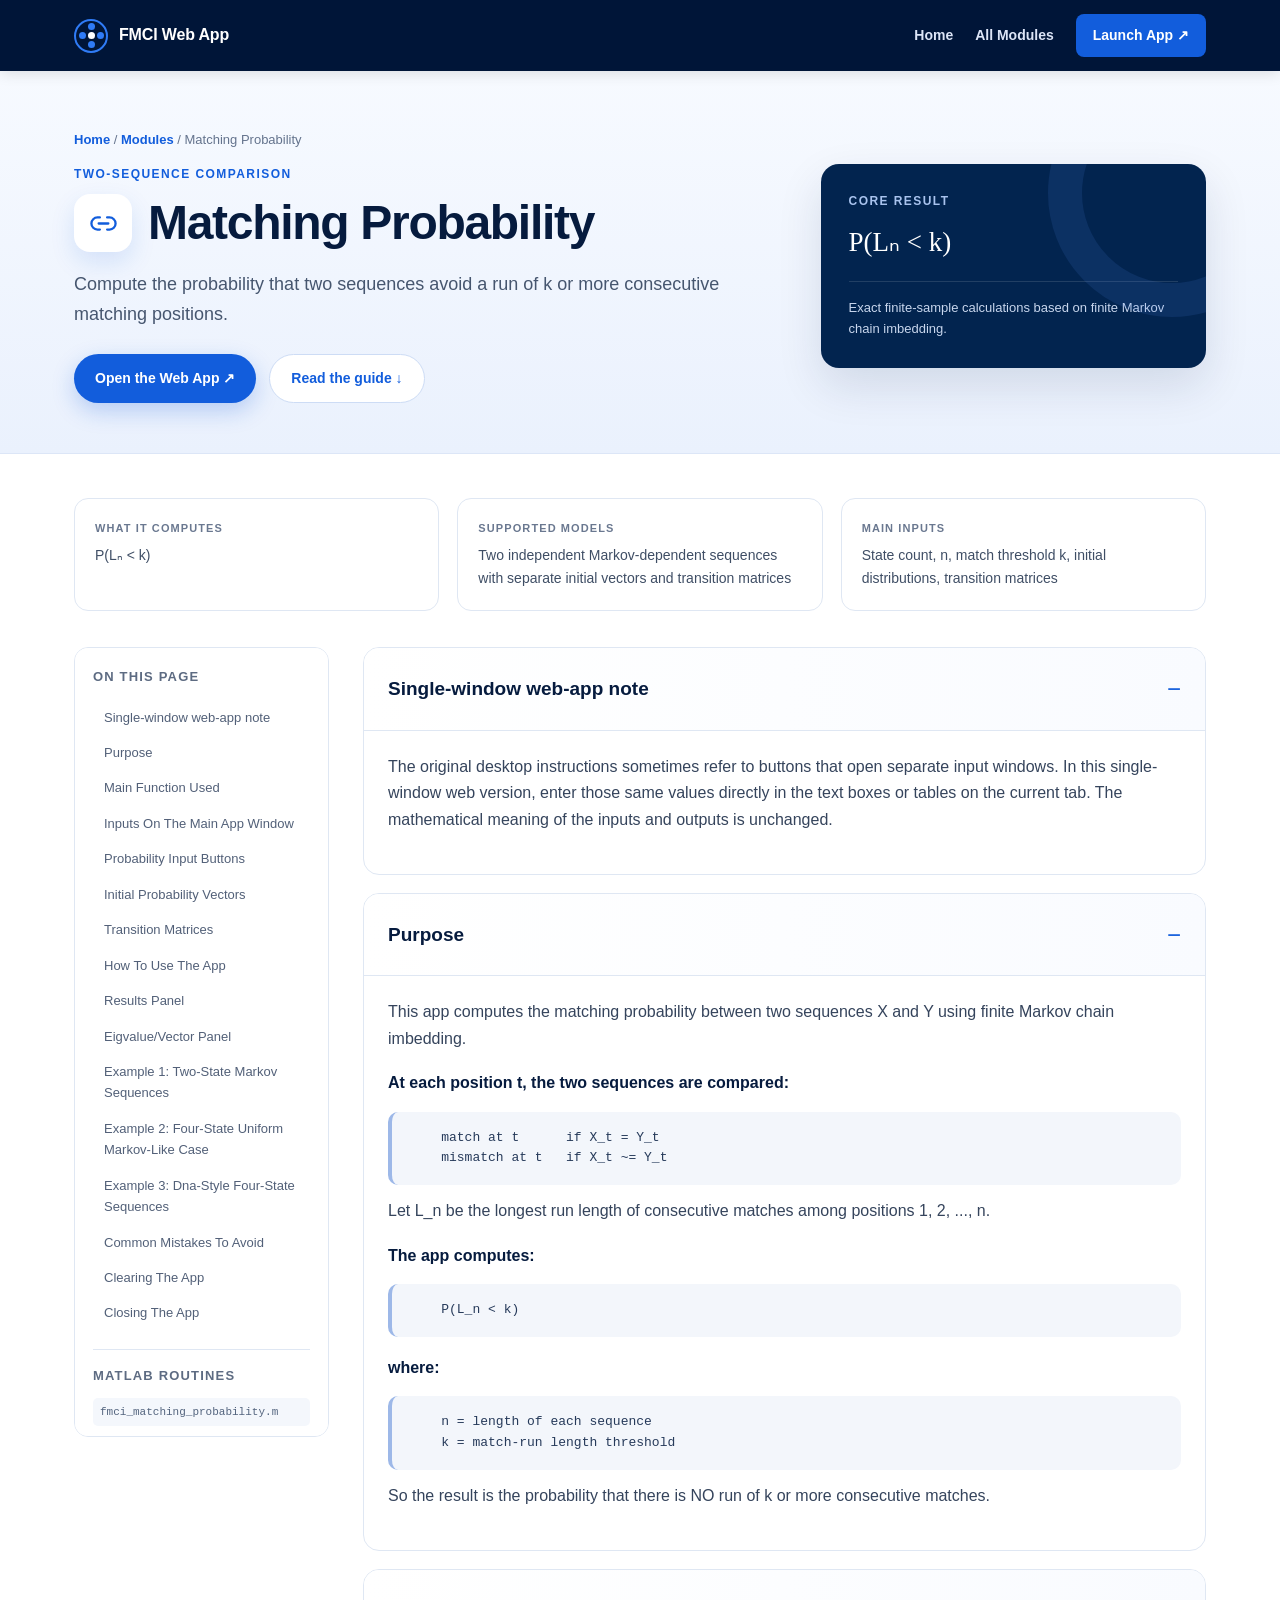
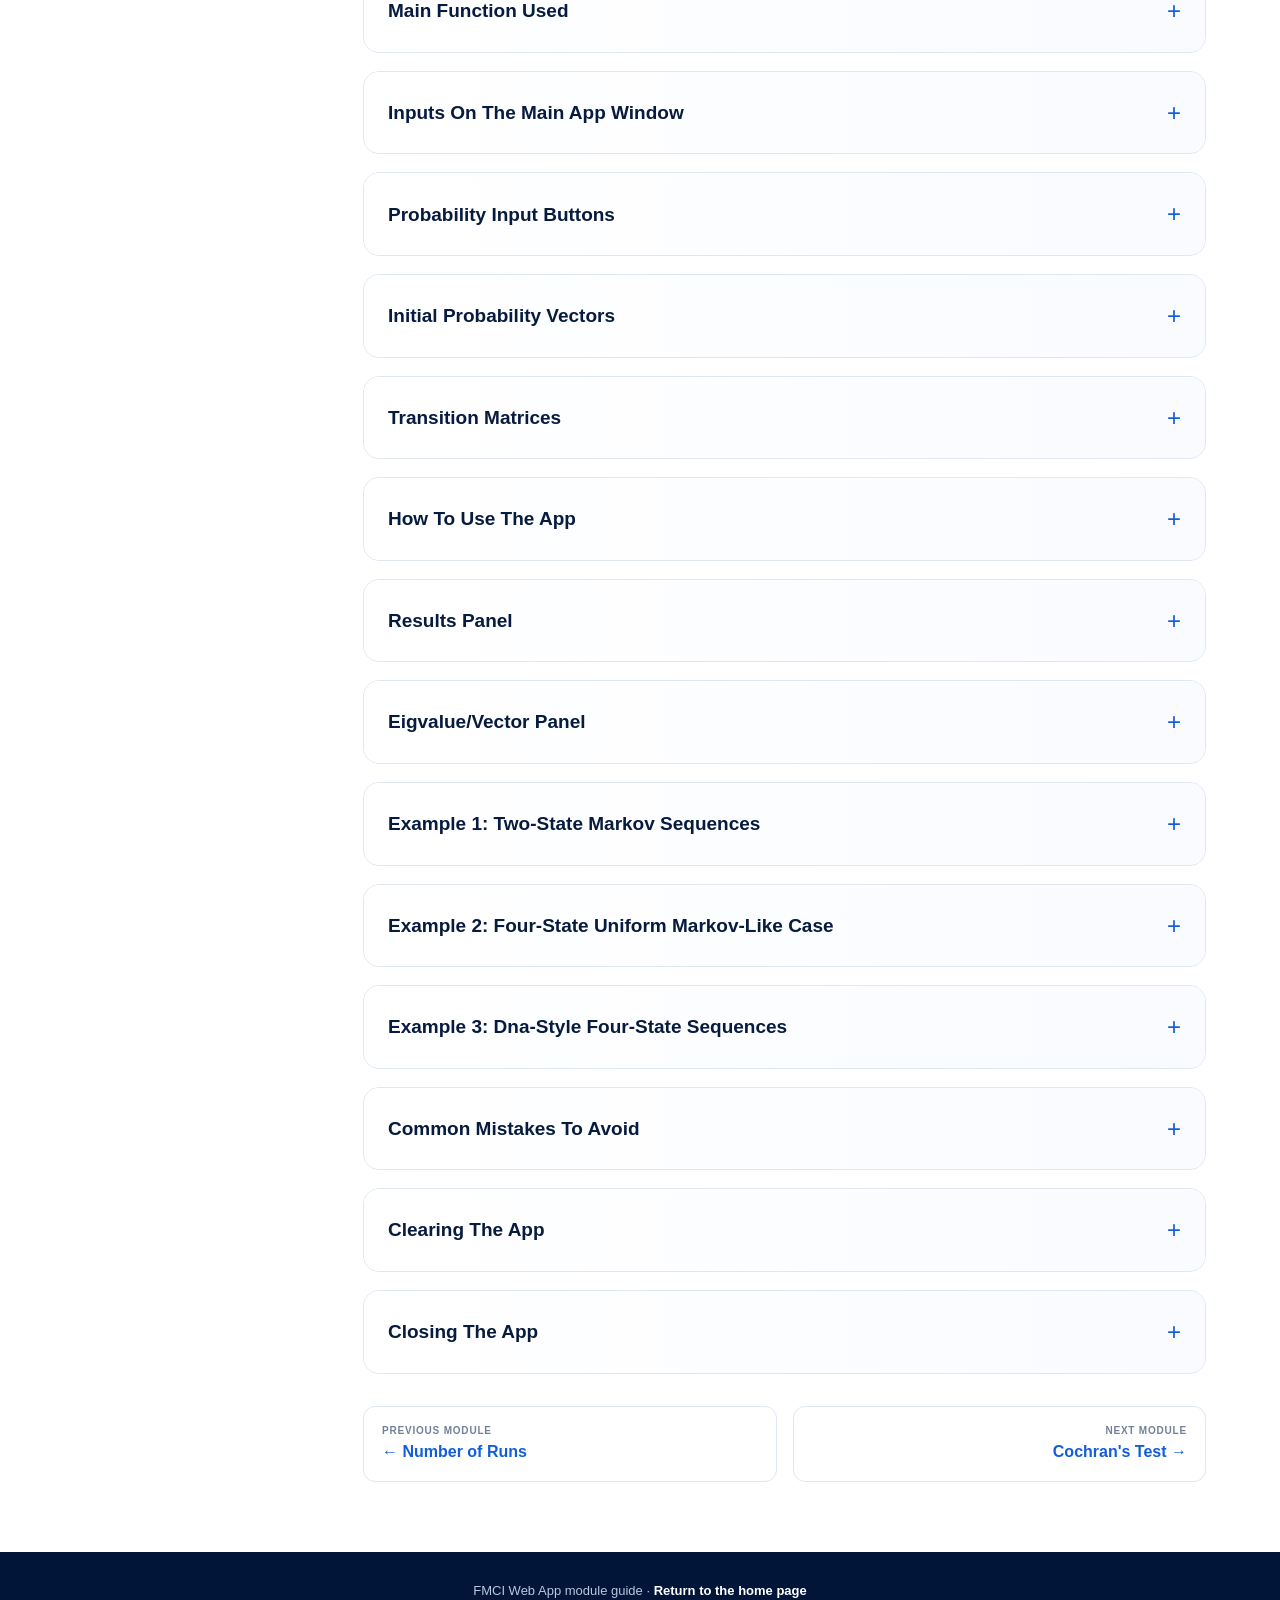
<file: modules/matching-probability.html>
<!DOCTYPE html>

<html lang="en">
<head>
<meta charset="utf-8"/>
<meta content="width=device-width, initial-scale=1.0" name="viewport"/>
<meta content="Compute the probability that two sequences avoid a run of k or more consecutive matching positions." name="description"/>
<title>Matching Probability — FMCI Web App Guide</title>
<link href="../assets/module-pages.css" rel="stylesheet"/>
</head>
<body>
<header class="topbar">
<nav class="nav">
<a class="brand" href="../index.html"><span class="brand-mark"></span><span>FMCI Web App</span></a>
<div class="navlinks"><a href="../index.html">Home</a><a href="../index.html#methods">All Modules</a><a class="launch" href="https://desktop-nvaeldt.tailb7802d.ts.net/webapps/home/session.html?app=WuWebAppDesignerWeb2" rel="noopener noreferrer" target="_blank">Launch App ↗</a></div>
</nav>
</header>
<section class="hero">
<div class="hero-inner">
<div>
<div class="breadcrumb"><a href="../index.html">Home</a> / <a href="../index.html#methods">Modules</a> / Matching Probability</div>
<div class="eyebrow">Two-sequence comparison</div>
<div class="title-row"><div class="module-icon"><svg viewbox="0 0 24 24"><path d="M9 17H7a5 5 0 0 1 0-10h2M15 7h2a5 5 0 0 1 0 10h-2M8 12h8"></path></svg></div><h1>Matching Probability</h1></div>
<p class="hero-summary">Compute the probability that two sequences avoid a run of k or more consecutive matching positions.</p>
<div class="hero-actions"><a class="btn btn-primary" href="https://desktop-nvaeldt.tailb7802d.ts.net/webapps/home/session.html?app=WuWebAppDesignerWeb2" rel="noopener noreferrer" target="_blank">Open the Web App ↗</a><a class="btn btn-secondary" href="#guide">Read the guide ↓</a></div>
</div>
<aside class="formula-card"><div class="small">Core result</div><div class="formula">P(Lₙ &lt; k)</div><div class="formula-note">Exact finite-sample calculations based on finite Markov chain imbedding.</div></aside>
</div>
</section>
<main class="content" id="guide">
<div class="overview-grid">
<div class="overview-card"><div class="label">What it computes</div><p>P(Lₙ &lt; k)</p></div>
<div class="overview-card"><div class="label">Supported models</div><p>Two independent Markov-dependent sequences with separate initial vectors and transition matrices</p></div>
<div class="overview-card"><div class="label">Main inputs</div><p>State count, n, match threshold k, initial distributions, transition matrices</p></div>
</div>
<div class="layout">
<aside class="toc"><h2>On this page</h2><a href="#single-window-web-app-note">Single-window web-app note</a><a href="#purpose">Purpose</a><a href="#main-function-used">Main Function Used</a><a href="#inputs-on-the-main-app-window">Inputs On The Main App Window</a><a href="#probability-input-buttons">Probability Input Buttons</a><a href="#initial-probability-vectors">Initial Probability Vectors</a><a href="#transition-matrices">Transition Matrices</a><a href="#how-to-use-the-app">How To Use The App</a><a href="#results-panel">Results Panel</a><a href="#eigvalue-vector-panel">Eigvalue/Vector Panel</a><a href="#example-1-two-state-markov-sequences">Example 1: Two-State Markov Sequences</a><a href="#example-2-four-state-uniform-markov-like-case">Example 2: Four-State Uniform Markov-Like Case</a><a href="#example-3-dna-style-four-state-sequences">Example 3: Dna-Style Four-State Sequences</a><a href="#common-mistakes-to-avoid">Common Mistakes To Avoid</a><a href="#clearing-the-app">Clearing The App</a><a href="#closing-the-app">Closing The App</a><div class="source-files"><h2>MATLAB routines</h2><span>fmci_matching_probability.m</span></div></aside>
<article class="guide"><section class="section-card" id="single-window-web-app-note">
<details open="">
<summary>Single-window web-app note</summary>
<div class="section-body"><p>The original desktop instructions sometimes refer to buttons that open separate input windows. In this single-window web version, enter those same values directly in the text boxes or tables on the current tab. The mathematical meaning of the inputs and outputs is unchanged.</p></div>
</details>
</section><section class="section-card" id="purpose">
<details open="">
<summary>Purpose</summary>
<div class="section-body"><p>This app computes the matching probability between two sequences X and Y using finite Markov chain imbedding.</p>
<p class="guide-label">At each position t, the two sequences are compared:</p>
<pre class="formula-block">    match at t      if X_t = Y_t
    mismatch at t   if X_t ~= Y_t</pre>
<p>Let L_n be the longest run length of consecutive matches among positions 1, 2, ..., n.</p>
<p class="guide-label">The app computes:</p>
<pre class="formula-block">    P(L_n &lt; k)</pre>
<p class="guide-label">where:</p>
<pre class="formula-block">    n = length of each sequence
    k = match-run length threshold</pre>
<p>So the result is the probability that there is NO run of k or more consecutive matches.</p></div>
</details>
</section><section class="section-card" id="main-function-used">
<details>
<summary>Main Function Used</summary>
<div class="section-body"><p class="guide-label">The app calls:</p>
<pre class="formula-block">    [prob, lambda1, eta1, N, M] = ...
        fmci_matching_probability(n, k, 'markov', distX, distY)</pre>
<p class="guide-label">where:</p>
<pre class="formula-block">    prob    = P(L_n &lt; k)
    lambda1 = dominant eigenvalue of the transient matrix N
    eta1    = corresponding right eigenvector
    N       = transient-to-transient substochastic matrix
    M       = full transition matrix including absorption</pre>
<p class="guide-label">For Markov sequences, the inputs are structures:</p>
<pre class="formula-block">    distX.init  = ini_X
    distX.trans = P_X
    distY.init  = ini_Y
    distY.trans = P_Y</pre></div>
</details>
</section><section class="section-card" id="inputs-on-the-main-app-window">
<details>
<summary>Inputs On The Main App Window</summary>
<div class="section-body"><pre class="formula-block">No of States
    Enter S, the number of possible states in the common
    alphabet of X and Y.</pre>
<pre class="formula-block">    The states are labeled:
        1, 2, ..., S</pre>
<pre class="formula-block">Length of Sequence
    Enter n, the number of positions in each sequence.</pre>
<pre class="formula-block">Length
    Enter k, the match-run threshold.</pre>
<pre class="formula-block">    The app computes P(L_n &lt; k), meaning the probability that
    the longest consecutive matching run has length less than k.</pre></div>
</details>
</section><section class="section-card" id="probability-input-buttons">
<details>
<summary>Probability Input Buttons</summary>
<div class="section-body"><p class="guide-label">The app has four probability-input buttons:</p>
<pre class="formula-block">    Enter ini_X
    Enter ini_Y
    Enter transitional P_X
    Enter transitional P_Y</pre>
<p>You must enter all four before calculating.</p></div>
</details>
</section><section class="section-card" id="initial-probability-vectors">
<details>
<summary>Initial Probability Vectors</summary>
<div class="section-body"><p class="guide-label">ini_X is the initial distribution of X_1:</p>
<pre class="formula-block">    ini_X = [P(X_1=1), P(X_1=2), ..., P(X_1=S)]</pre>
<p class="guide-label">ini_Y is the initial distribution of Y_1:</p>
<pre class="formula-block">    ini_Y = [P(Y_1=1), P(Y_1=2), ..., P(Y_1=S)]</pre>
<pre class="formula-block">Each initial vector must:
    1. have exactly S entries
    2. contain nonnegative probabilities
    3. sum to 1</pre>
<p class="guide-label">Default equal probabilities are:</p>
<pre class="formula-block">    [1/S, 1/S, ..., 1/S]</pre>
<p class="guide-label">Example for S = 4:</p>
<pre class="formula-block">    ini_X = [0.25 0.25 0.25 0.25]
    ini_Y = [0.25 0.25 0.25 0.25]</pre></div>
</details>
</section><section class="section-card" id="transition-matrices">
<details>
<summary>Transition Matrices</summary>
<div class="section-body"><p>P_X is the transition matrix for sequence X. P_Y is the transition matrix for sequence Y.</p>
<p>For S states, each transition matrix is S-by-S.</p>
<p class="guide-label">For X:</p>
<pre class="formula-block">    P_X(i,j) = P(X_t = j | X_{t-1} = i)</pre>
<p class="guide-label">For Y:</p>
<pre class="formula-block">    P_Y(i,j) = P(Y_t = j | Y_{t-1} = i)</pre>
<p class="guide-label">Each row must sum to 1.</p>
<p class="guide-label">Default equal transition probabilities are:</p>
<pre class="formula-block">    every row = [1/S, 1/S, ..., 1/S]</pre>
<p class="guide-label">Example for S = 2:</p>
<pre class="formula-block">    P_X = [0.8 0.2
           0.3 0.7]</pre>
<pre class="formula-block">    P_Y = [0.6 0.4
           0.5 0.5]</pre>
<pre class="example-block">Interpretation:</pre>
<pre class="formula-block">    P_X(1,2) = 0.2 means P(X_t=2 | X_{t-1}=1) = 0.2.
    P_Y(2,1) = 0.5 means P(Y_t=1 | Y_{t-1}=2) = 0.5.</pre></div>
</details>
</section><section class="section-card" id="how-to-use-the-app">
<details>
<summary>How To Use The App</summary>
<div class="section-body"><pre class="example-block">Step 1. Click Clear all items
    This removes old inputs, saved probability vectors,
    saved transition matrices, results, and eigen output.</pre>
<pre class="example-block">Step 2. Enter No of States
    Example:
        S = 2</pre>
<pre class="example-block">Step 3. Enter Length of Sequence
    Example:
        n = 20</pre>
<pre class="example-block">Step 4. Enter Length
    Example:
        k = 3</pre>
<pre class="formula-block">    This means the app computes P(L_20 &lt; 3), the probability
    that there is no run of 3 or more consecutive matches.</pre>
<pre class="example-block">Step 5. Click Enter ini_X
    Enter the initial distribution for X.</pre>
<pre class="example-block">Step 6. Click Enter ini_Y
    Enter the initial distribution for Y.</pre>
<pre class="example-block">Step 7. Click Enter transitional P_X
    Enter the transition matrix for X.</pre>
<pre class="example-block">Step 8. Click Enter transitional P_Y
    Enter the transition matrix for Y.</pre>
<pre class="example-block">Step 9. Click Calculate the Probability
    The result panel displays P(L_n &lt; k).</pre>
<pre class="example-block">Step 10. Optional: Click EigValue/vector
    The eigenvalue panel displays the dominant eigenvalue and
    the first entries of the right eigenvector of N.</pre></div>
</details>
</section><section class="section-card" id="results-panel">
<details>
<summary>Results Panel</summary>
<div class="section-body"><p class="guide-label">The main probability result is:</p>
<pre class="formula-block">    P(L_n &lt; k)</pre>
<p>where L_n is the longest consecutive matching run.</p>
<p class="guide-label">The app may also display:</p>
<pre class="formula-block">    P(L_n &gt;= k) = 1 - P(L_n &lt; k)</pre>
<p>This is the probability that at least one run of k or more consecutive matches occurs.</p></div>
</details>
</section><section class="section-card" id="eigvalue-vector-panel">
<details>
<summary>Eigvalue/Vector Panel</summary>
<div class="section-body"><p>The function also returns the dominant eigenvalue lambda1 and right eigenvector eta1 of the transient matrix N.</p>
<p>The app writes this information into one scrollable text area inside the eigenvalue/vector panel. This avoids overlapping labels and keeps the output readable.</p>
<p class="guide-label">The full eigen information is saved to the MATLAB workspace as:</p>
<pre class="formula-block">    MatchingProbabilityEigInfo</pre>
<p class="guide-label">The full probability calculation is saved as:</p>
<pre class="formula-block">    MatchingProbabilityResultInfo</pre></div>
</details>
</section><section class="section-card" id="example-1-two-state-markov-sequences">
<details>
<summary>Example 1: Two-State Markov Sequences</summary>
<div class="section-body"><pre class="example-block">Question:
    What is the probability that two length-20 Markov sequences
    do not have 3 consecutive matches?</pre>
<pre class="example-block">Inputs:
    No of States          = 2
    Length of Sequence    = 20
    Length                = 3</pre>
<pre class="formula-block">Initial probabilities:
    ini_X = [0.5 0.5]
    ini_Y = [0.6 0.4]</pre>
<pre class="formula-block">Transition matrices:
    P_X = [0.8 0.2
           0.3 0.7]</pre>
<pre class="formula-block">    P_Y = [0.7 0.3
           0.4 0.6]</pre>
<pre class="formula-block">Steps:
    1. Enter S = 2.
    2. Enter n = 20.
    3. Enter k = 3.
    4. Enter ini_X and ini_Y.
    5. Enter P_X and P_Y.
    6. Click Calculate the Probability.</pre>
<pre class="example-block">Output interpretation:
    P(L_20 &lt; 3) is the probability that the two sequences have
    no matching block of length 3 or longer.</pre></div>
</details>
</section><section class="section-card" id="example-2-four-state-uniform-markov-like-case">
<details>
<summary>Example 2: Four-State Uniform Markov-Like Case</summary>
<div class="section-body"><pre class="example-block">Question:
    For two length-50 sequences on four states, with equal
    initial probabilities and equal transition probabilities,
    what is P(L_50 &lt; 4)?</pre>
<pre class="example-block">Inputs:
    No of States          = 4
    Length of Sequence    = 50
    Length                = 4</pre>
<pre class="formula-block">Initial probabilities:
    ini_X = [0.25 0.25 0.25 0.25]
    ini_Y = [0.25 0.25 0.25 0.25]</pre>
<pre class="formula-block">Transition matrices:
    Each row of P_X = [0.25 0.25 0.25 0.25]
    Each row of P_Y = [0.25 0.25 0.25 0.25]</pre>
<pre class="example-block">Output interpretation:
    P(L_50 &lt; 4) is the probability that the longest matching
    run is at most 3.</pre></div>
</details>
</section><section class="section-card" id="example-3-dna-style-four-state-sequences">
<details>
<summary>Example 3: Dna-Style Four-State Sequences</summary>
<div class="section-body"><p class="guide-label">For a DNA-style alphabet, you may label the states as:</p>
<pre class="formula-block">    1 = A
    2 = C
    3 = G
    4 = T</pre>
<pre class="formula-block">Example inputs:
    No of States          = 4
    Length of Sequence    = 100
    Length                = 5</pre>
<pre class="formula-block">    ini_X = [0.30 0.20 0.20 0.30]
    ini_Y = [0.25 0.25 0.25 0.25]</pre>
<pre class="formula-block">    P_X = [0.70 0.10 0.10 0.10
           0.20 0.50 0.20 0.10
           0.10 0.20 0.50 0.20
           0.10 0.10 0.20 0.60]</pre>
<pre class="formula-block">    P_Y = [0.60 0.20 0.10 0.10
           0.10 0.70 0.10 0.10
           0.20 0.10 0.60 0.10
           0.25 0.25 0.25 0.25]</pre>
<pre class="example-block">Output interpretation:
    P(L_100 &lt; 5) is the probability that the two sequences
    never match for 5 consecutive positions.</pre></div>
</details>
</section><section class="section-card" id="common-mistakes-to-avoid">
<details>
<summary>Common Mistakes To Avoid</summary>
<div class="section-body"><ol><li>ini_X and ini_Y must each have exactly S entries.</li></ol>
<ol><li>ini_X and ini_Y must each sum to 1.</li></ol>
<ol><li>P_X and P_Y must each be S-by-S matrices.</li></ol>
<ol><li>Every row of P_X and P_Y must sum to 1.</li></ol>
<pre class="formula-block">5. The same state labels must be used for both X and Y.
    State 1 in X is compared to state 1 in Y, etc.</pre>
<ol><li>Length k must be a positive integer.</li></ol>
<ol><li>Length of Sequence n must be a positive integer.</li></ol>
<pre class="formula-block">8. If you change S, re-enter ini_X, ini_Y, P_X, and P_Y.
    Old probability vectors or matrices may no longer have
    the correct size.</pre></div>
</details>
</section><section class="section-card" id="clearing-the-app">
<details>
<summary>Clearing The App</summary>
<div class="section-body"><pre class="formula-block">Click Clear all items to remove:
    input fields
    saved ini_X and ini_Y
    saved P_X and P_Y
    results panel output
    eigenvalue/vector panel output</pre></div>
</details>
</section><section class="section-card" id="closing-the-app">
<details>
<summary>Closing The App</summary>
<div class="section-body"><p>In the web app, switch tabs or close the browser page to leave the Matching Probability app.</p></div>
</details>
</section>
<nav class="page-nav"><a href="number-of-runs.html"><small>Previous module</small><strong>← Number of Runs</strong></a><a href="cochran-test.html"><small>Next module</small><strong>Cochran's Test →</strong></a></nav>
</article>
</div>
</main>
<footer class="footer">FMCI Web App module guide · <a href="../index.html">Return to the home page</a></footer>
</body>
</html>
</file>
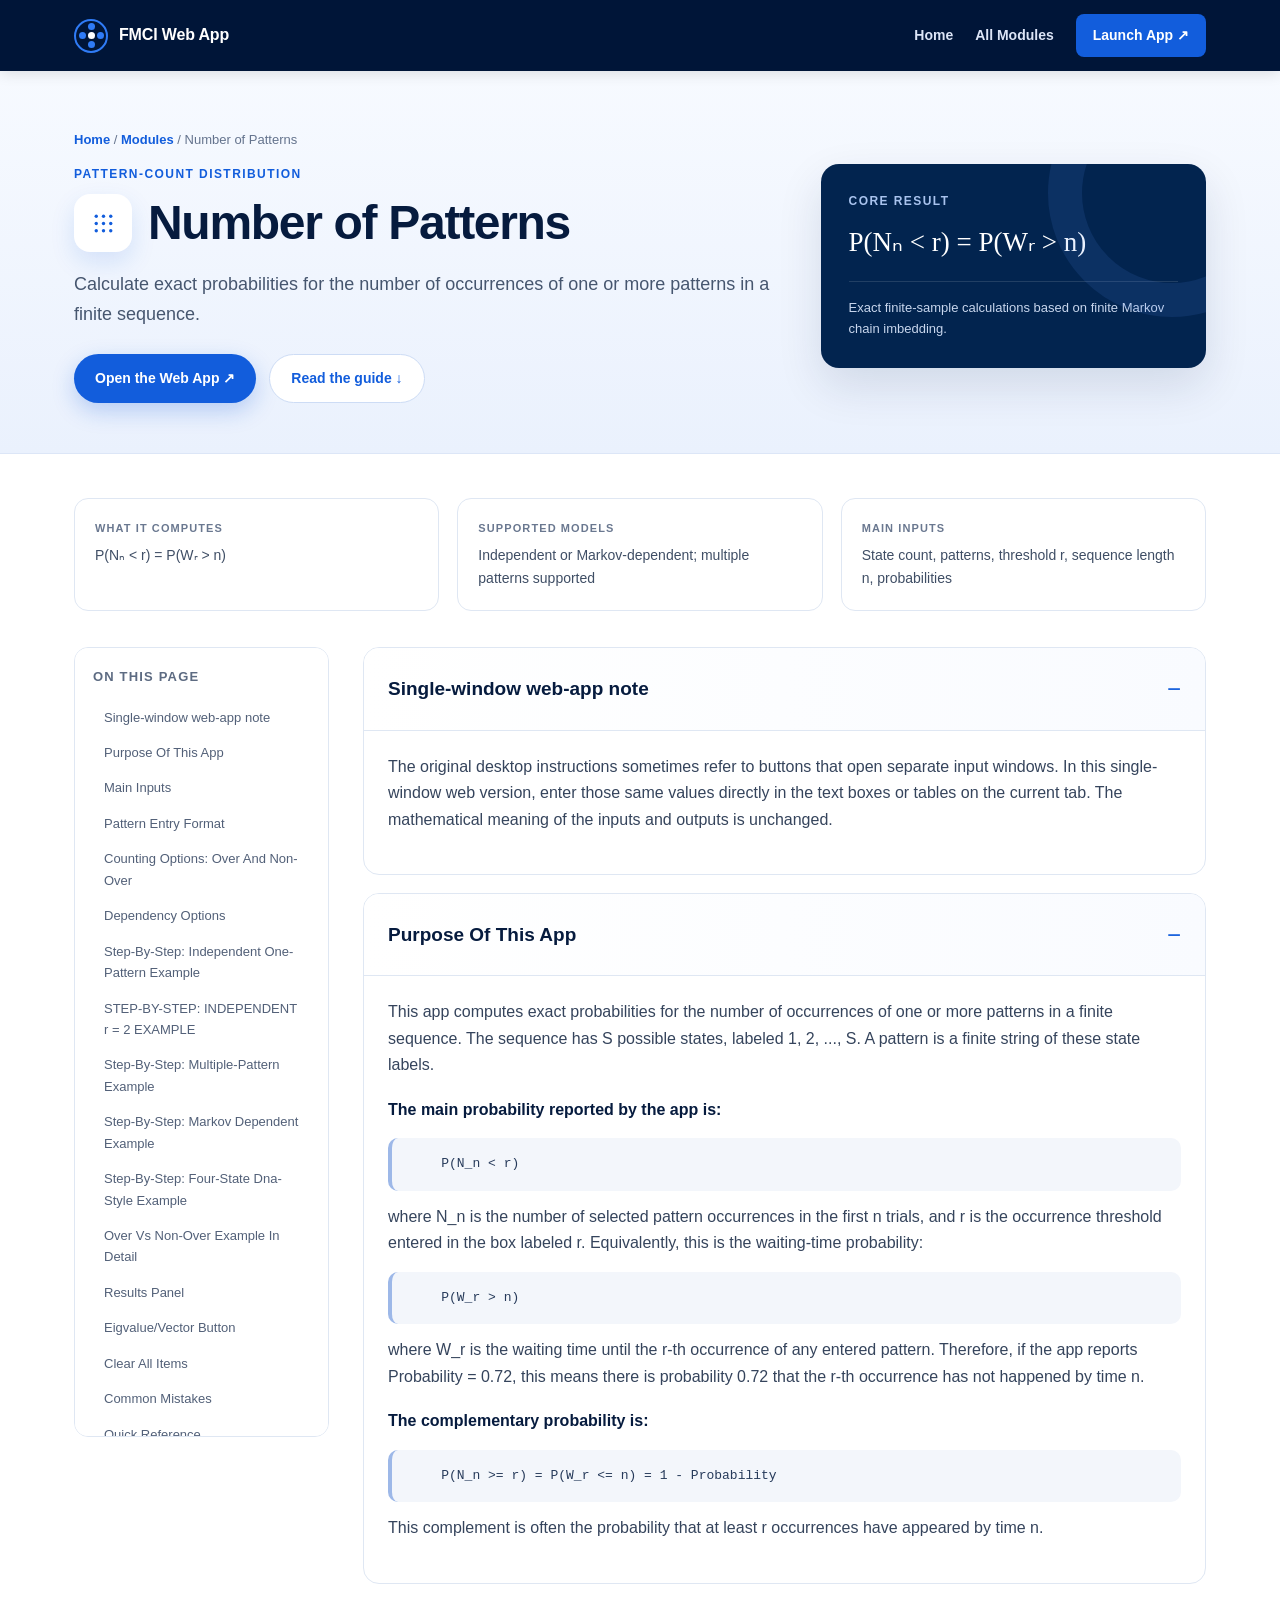
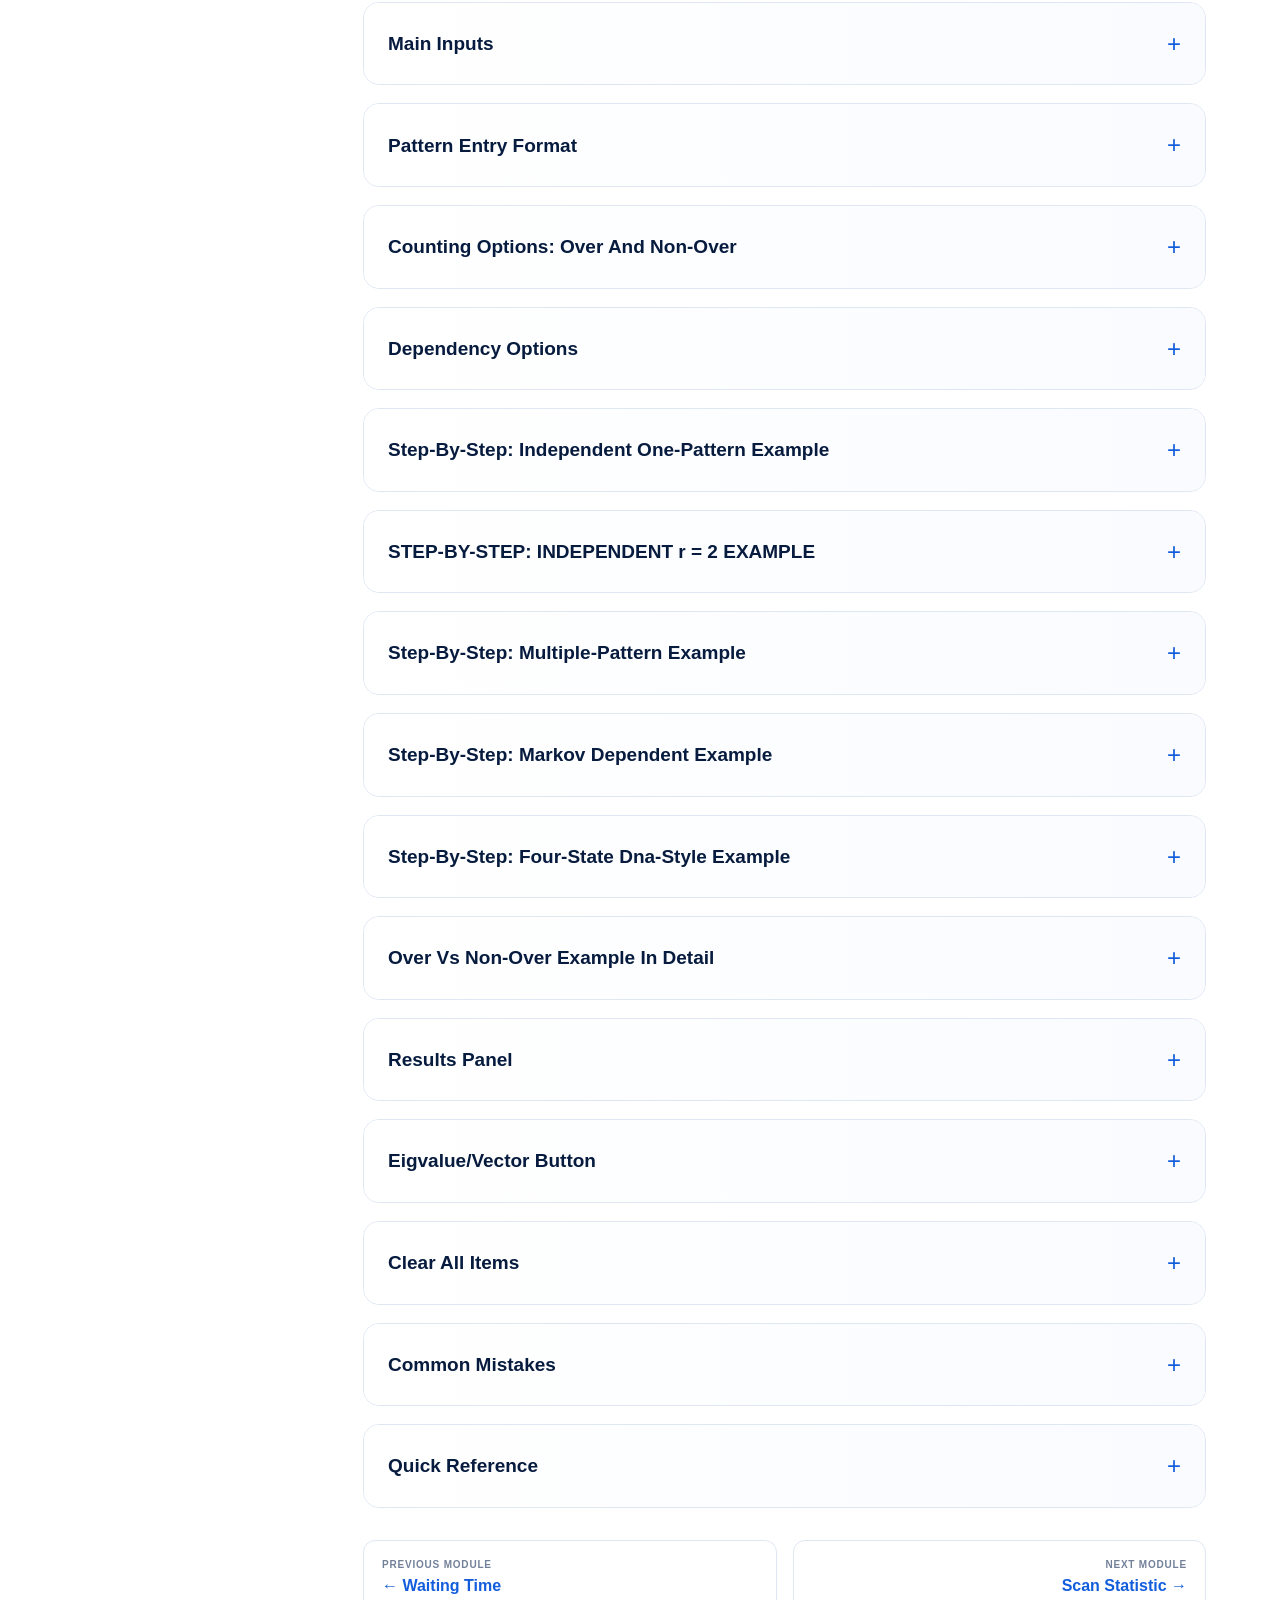
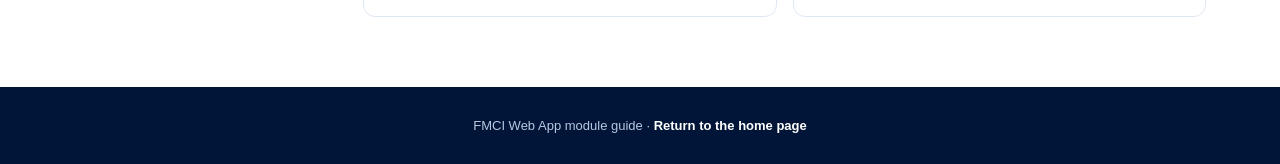
<file: modules/number-of-patterns.html>
<!DOCTYPE html>

<html lang="en">
<head>
<meta charset="utf-8"/>
<meta content="width=device-width, initial-scale=1.0" name="viewport"/>
<meta content="Calculate exact probabilities for the number of occurrences of one or more patterns in a finite sequence." name="description"/>
<title>Number of Patterns — FMCI Web App Guide</title>
<link href="../assets/module-pages.css" rel="stylesheet"/>
</head>
<body>
<header class="topbar">
<nav class="nav">
<a class="brand" href="../index.html"><span class="brand-mark"></span><span>FMCI Web App</span></a>
<div class="navlinks"><a href="../index.html">Home</a><a href="../index.html#methods">All Modules</a><a class="launch" href="https://desktop-nvaeldt.tailb7802d.ts.net/webapps/home/session.html?app=WuWebAppDesignerWeb2" rel="noopener noreferrer" target="_blank">Launch App ↗</a></div>
</nav>
</header>
<section class="hero">
<div class="hero-inner">
<div>
<div class="breadcrumb"><a href="../index.html">Home</a> / <a href="../index.html#methods">Modules</a> / Number of Patterns</div>
<div class="eyebrow">Pattern-count distribution</div>
<div class="title-row"><div class="module-icon"><svg viewbox="0 0 24 24"><circle cx="6" cy="6" fill="currentColor" r="1.4" stroke="none"></circle><circle cx="12" cy="6" fill="currentColor" r="1.4" stroke="none"></circle><circle cx="18" cy="6" fill="currentColor" r="1.4" stroke="none"></circle><circle cx="6" cy="12" fill="currentColor" r="1.4" stroke="none"></circle><circle cx="12" cy="12" fill="currentColor" r="1.4" stroke="none"></circle><circle cx="18" cy="12" fill="currentColor" r="1.4" stroke="none"></circle><circle cx="6" cy="18" fill="currentColor" r="1.4" stroke="none"></circle><circle cx="12" cy="18" fill="currentColor" r="1.4" stroke="none"></circle><circle cx="18" cy="18" fill="currentColor" r="1.4" stroke="none"></circle></svg></div><h1>Number of Patterns</h1></div>
<p class="hero-summary">Calculate exact probabilities for the number of occurrences of one or more patterns in a finite sequence.</p>
<div class="hero-actions"><a class="btn btn-primary" href="https://desktop-nvaeldt.tailb7802d.ts.net/webapps/home/session.html?app=WuWebAppDesignerWeb2" rel="noopener noreferrer" target="_blank">Open the Web App ↗</a><a class="btn btn-secondary" href="#guide">Read the guide ↓</a></div>
</div>
<aside class="formula-card"><div class="small">Core result</div><div class="formula">P(Nₙ &lt; r) = P(Wᵣ &gt; n)</div><div class="formula-note">Exact finite-sample calculations based on finite Markov chain imbedding.</div></aside>
</div>
</section>
<main class="content" id="guide">
<div class="overview-grid">
<div class="overview-card"><div class="label">What it computes</div><p>P(Nₙ &lt; r) = P(Wᵣ &gt; n)</p></div>
<div class="overview-card"><div class="label">Supported models</div><p>Independent or Markov-dependent; multiple patterns supported</p></div>
<div class="overview-card"><div class="label">Main inputs</div><p>State count, patterns, threshold r, sequence length n, probabilities</p></div>
</div>
<div class="layout">
<aside class="toc"><h2>On this page</h2><a href="#single-window-web-app-note">Single-window web-app note</a><a href="#purpose-of-this-app">Purpose Of This App</a><a href="#main-inputs">Main Inputs</a><a href="#pattern-entry-format">Pattern Entry Format</a><a href="#counting-options-over-and-non-over">Counting Options: Over And Non-Over</a><a href="#dependency-options">Dependency Options</a><a href="#step-by-step-independent-one-pattern-example">Step-By-Step: Independent One-Pattern Example</a><a href="#step-by-step-independent-r-2-example">STEP-BY-STEP: INDEPENDENT r = 2 EXAMPLE</a><a href="#step-by-step-multiple-pattern-example">Step-By-Step: Multiple-Pattern Example</a><a href="#step-by-step-markov-dependent-example">Step-By-Step: Markov Dependent Example</a><a href="#step-by-step-four-state-dna-style-example">Step-By-Step: Four-State Dna-Style Example</a><a href="#over-vs-non-over-example-in-detail">Over Vs Non-Over Example In Detail</a><a href="#results-panel">Results Panel</a><a href="#eigvalue-vector-button">Eigvalue/Vector Button</a><a href="#clear-all-items">Clear All Items</a><a href="#common-mistakes">Common Mistakes</a><a href="#quick-reference">Quick Reference</a><div class="source-files"><h2>MATLAB routines</h2><span>r_mkv_over_clear_claud.m</span></div></aside>
<article class="guide"><section class="section-card" id="single-window-web-app-note">
<details open="">
<summary>Single-window web-app note</summary>
<div class="section-body"><p>The original desktop instructions sometimes refer to buttons that open separate input windows. In this single-window web version, enter those same values directly in the text boxes or tables on the current tab. The mathematical meaning of the inputs and outputs is unchanged.</p></div>
</details>
</section><section class="section-card" id="purpose-of-this-app">
<details open="">
<summary>Purpose Of This App</summary>
<div class="section-body"><p>This app computes exact probabilities for the number of occurrences of one or more patterns in a finite sequence. The sequence has S possible states, labeled 1, 2, ..., S. A pattern is a finite string of these state labels.</p>
<p class="guide-label">The main probability reported by the app is:</p>
<pre class="formula-block">    P(N_n &lt; r)</pre>
<p>where N_n is the number of selected pattern occurrences in the first n trials, and r is the occurrence threshold entered in the box labeled r. Equivalently, this is the waiting-time probability:</p>
<pre class="formula-block">    P(W_r &gt; n)</pre>
<p>where W_r is the waiting time until the r-th occurrence of any entered pattern. Therefore, if the app reports Probability = 0.72, this means there is probability 0.72 that the r-th occurrence has not happened by time n.</p>
<p class="guide-label">The complementary probability is:</p>
<pre class="formula-block">    P(N_n &gt;= r) = P(W_r &lt;= n) = 1 - Probability</pre>
<p>This complement is often the probability that at least r occurrences have appeared by time n.</p></div>
</details>
</section><section class="section-card" id="main-inputs">
<details>
<summary>Main Inputs</summary>
<div class="section-body"><p>1. m-state trials Enter the number of possible states S.</p>
<p class="guide-label">The valid state labels are:</p>
<pre class="formula-block">       1, 2, ..., S</pre>
<pre class="example-block">   Example:
       If S = 2, patterns can use only symbols 1 and 2.
       If S = 4, patterns can use only symbols 1, 2, 3, and 4.</pre>
<pre class="formula-block">   Important:
       Do not use 0 as a state label in this app unless the function has
       been specially modified. The standard format uses 1-based labels.</pre>
<p>2. Number of Patterns Enter the number L of different patterns to be studied.</p>
<pre class="example-block">   Example:
       If L = 1, you will enter one pattern, such as:
           1 2 1</pre>
<pre class="formula-block">       If L = 3, you will enter three patterns, such as:
           1 1
           2 2
           1 2 1</pre>
<p>After entering L, click Enter The Patterns.</p>
<p>3. r Enter the occurrence threshold r.</p>
<p class="guide-label">The app computes:</p>
<pre class="formula-block">       P(N_n &lt; r)</pre>
<pre class="formula-block">   Examples:
       r = 1 means the probability that no entered pattern occurs by time n.
       r = 2 means the probability that the total number of occurrences is
             0 or 1 by time n.
       r = 3 means the probability that the total number of occurrences is
             0, 1, or 2 by time n.</pre>
<p>If you want the probability that at least r occurrences happen by time n, use:</p>
<pre class="formula-block">       1 - Probability</pre>
<p>4. Length of Sequence Enter n, the sequence length or time point.</p>
<pre class="example-block">   Example:
       n = 20 means the app studies the first 20 trials of the sequence.</pre></div>
</details>
</section><section class="section-card" id="pattern-entry-format">
<details>
<summary>Pattern Entry Format</summary>
<div class="section-body"><p>Click Enter The Patterns to open the pattern-entry window. Enter one pattern in each pattern box.</p>
<p class="guide-label">Use spaces between state labels.</p>
<p class="guide-label">Correct examples:</p>
<pre class="formula-block">    1 2 1
    2 2
    1 3 2 1</pre>
<p class="guide-label">For S = 4, a DNA-style coding could be:</p>
<pre class="formula-block">    A = 1
    C = 2
    G = 3
    T = 4</pre>
<p class="guide-label">Then the biological pattern A C G would be entered as:</p>
<pre class="formula-block">    1 2 3</pre>
<p>After saving the patterns, the main app displays them in the Patterns box. You can also click View the Pattern(s) to check what has been saved.</p></div>
</details>
</section><section class="section-card" id="counting-options-over-and-non-over">
<details>
<summary>Counting Options: Over And Non-Over</summary>
<div class="section-body"><p>The app supports two counting conventions.</p>
<p>1. Over Overlapping occurrences are counted.</p>
<pre class="example-block">   Example:
       Sequence: 1 1 1
       Pattern:  1 1</pre>
<pre class="formula-block">       Occurrences under Over counting:
           positions 1-2: 1 1
           positions 2-3: 1 1</pre>
<pre class="formula-block">       Total occurrences = 2.</pre>
<p>2. Non-over Overlapping occurrences are not both counted. After one occurrence is counted, the next occurrence must start after that occurrence ends.</p>
<pre class="example-block">   Example:
       Sequence: 1 1 1
       Pattern:  1 1</pre>
<pre class="formula-block">       Occurrences under Non-over counting:
           positions 1-2: 1 1</pre>
<pre class="formula-block">       The overlapping positions 2-3 occurrence is not counted.
       Total occurrences = 1.</pre>
<p>Use Over if overlapping patterns are allowed. Use Non-over if patterns must be separated and cannot share symbols.</p></div>
</details>
</section><section class="section-card" id="dependency-options">
<details>
<summary>Dependency Options</summary>
<div class="section-body"><p>The app has two probability models for the sequence.</p>
<p>1. Independent Each trial is independent and has the same state-probability vector.</p>
<p class="guide-label">You enter:</p>
<pre class="formula-block">       P = [P(State 1), P(State 2), ..., P(State S)]</pre>
<p>The vector must have S entries, all entries must be nonnegative, and the entries must sum to 1.</p>
<p class="guide-label">Example for S = 2:</p>
<pre class="formula-block">       P = [0.6 0.4]</pre>
<p class="guide-label">This means:</p>
<pre class="formula-block">       P(X_t = 1) = 0.6
       P(X_t = 2) = 0.4</pre>
<p class="guide-label">Example for S = 4:</p>
<pre class="formula-block">       P = [0.25 0.25 0.25 0.25]</pre>
<p>This gives equal probability to all four states.</p>
<p>2. Markov Dependent The next state depends on the current state through a transition matrix.</p>
<p class="guide-label">You must enter two objects:</p>
<pre class="formula-block">       Initial P
       Transition P</pre>
<p class="guide-label">Initial P is the distribution of X_1:</p>
<pre class="formula-block">       Initial P = [P(X_1=1), P(X_1=2), ..., P(X_1=S)]</pre>
<p class="guide-label">Transition P is an S-by-S matrix:</p>
<pre class="formula-block">       Transition P(i,j) = P(X_t = j | X_{t-1} = i)</pre>
<p>Each row of the transition matrix must sum to 1.</p>
<p class="guide-label">Example for S = 2:</p>
<pre class="formula-block">       Initial P = [0.7 0.3]</pre>
<pre class="formula-block">       Transition P =
           [0.8  0.2
            0.4  0.6]</pre>
<pre class="example-block">   Interpretation:
       If the current state is 1, then the next state is 1 with probability
       0.8 and state 2 with probability 0.2.</pre>
<pre class="formula-block">       If the current state is 2, then the next state is 1 with probability
       0.4 and state 2 with probability 0.6.</pre></div>
</details>
</section><section class="section-card" id="step-by-step-independent-one-pattern-example">
<details>
<summary>Step-By-Step: Independent One-Pattern Example</summary>
<div class="section-body"><pre class="formula-block">Goal:
    Compute the probability that the pattern 1 2 1 does not occur by time
    n = 20 in an independent two-state sequence.</pre>
<p class="guide-label">Mathematically, this is:</p>
<pre class="formula-block">    P(W_1 &gt; 20) = P(N_20 &lt; 1)</pre>
<pre class="example-block">Inputs:</pre>
<pre class="formula-block">    m-state trials       = 2
    Number of Patterns   = 1
    r                    = 1
    Length of Sequence   = 20
    Counting             = Over
    Dependency           = Independent
    Pattern              = 1 2 1
    Probability P        = [0.5 0.5]</pre>
<p class="guide-label">Steps:</p>
<pre class="formula-block">    1. Click Clear all items.
    2. Enter m-state trials = 2.
    3. Enter Number of Patterns = 1.
    4. Enter r = 1.
    5. Enter Length of Sequence = 20.
    6. Select Over.
    7. Select Independent.
    8. Click Enter The Patterns.
    9. Enter the pattern:
           1 2 1
   10. Click Save.
   11. Click Enter the probability P.
   12. Enter:
           P(State 1) = 0.5
           P(State 2) = 0.5
   13. Click Save.
   14. Click Calculate the Probability.</pre>
<pre class="example-block">Output interpretation:</pre>
<pre class="formula-block">    Probability = P(N_20 &lt; 1) = P(no occurrence of 1 2 1 by time 20).</pre>
<p class="guide-label">The probability of at least one occurrence by time 20 is:</p>
<pre class="formula-block">    1 - Probability</pre></div>
</details>
</section><section class="section-card" id="step-by-step-independent-r-2-example">
<details>
<summary>STEP-BY-STEP: INDEPENDENT r = 2 EXAMPLE</summary>
<div class="section-body"><pre class="formula-block">Goal:
    Compute the probability that the pattern 1 1 occurs fewer than two times
    by time n = 15.</pre>
<pre class="example-block">Inputs:</pre>
<pre class="formula-block">    m-state trials       = 2
    Number of Patterns   = 1
    r                    = 2
    Length of Sequence   = 15
    Counting             = Over
    Dependency           = Independent
    Pattern              = 1 1
    Probability P        = [0.6 0.4]</pre>
<p class="guide-label">Meaning:</p>
<pre class="formula-block">    The app computes P(N_15 &lt; 2).</pre>
<p class="guide-label">That includes the cases:</p>
<pre class="formula-block">    N_15 = 0 occurrences
    N_15 = 1 occurrence</pre>
<p class="guide-label">The complement is:</p>
<pre class="formula-block">    P(N_15 &gt;= 2) = 1 - Probability</pre>
<p>which is the probability that the pattern 1 1 occurs at least twice by time 15.</p></div>
</details>
</section><section class="section-card" id="step-by-step-multiple-pattern-example">
<details>
<summary>Step-By-Step: Multiple-Pattern Example</summary>
<div class="section-body"><pre class="formula-block">Goal:
    Compute the probability that fewer than three total occurrences of a
    collection of patterns appear by time n = 30.</pre>
<pre class="example-block">Inputs:</pre>
<pre class="formula-block">    m-state trials       = 3
    Number of Patterns   = 3
    r                    = 3
    Length of Sequence   = 30
    Counting             = Over
    Dependency           = Independent
    Probability P        = [0.2 0.5 0.3]</pre>
<p class="guide-label">Patterns:</p>
<pre class="formula-block">    Pattern 1: 1 2
    Pattern 2: 2 3
    Pattern 3: 3 1 2</pre>
<p class="guide-label">Steps:</p>
<ol><li>Enter m-state trials = 3.</li><li>Enter Number of Patterns = 3.</li><li>Enter r = 3.</li><li>Enter Length of Sequence = 30.</li><li>Select Over and Independent.</li><li>Click Enter The Patterns and enter the three patterns above.</li><li>Click Enter the probability P and enter [0.2 0.5 0.3].</li><li>Click Calculate the Probability.</li></ol>
<pre class="example-block">Output interpretation:</pre>
<pre class="formula-block">    Probability = P(total number of occurrences of all three patterns &lt; 3).</pre>
<p>The total count combines all entered patterns. For example, if pattern 1 occurs once and pattern 2 occurs twice by time n, then the total count is 3.</p></div>
</details>
</section><section class="section-card" id="step-by-step-markov-dependent-example">
<details>
<summary>Step-By-Step: Markov Dependent Example</summary>
<div class="section-body"><pre class="formula-block">Goal:
    Compute the probability that the pattern 1 2 1 has not occurred by time
    n = 25 in a Markov-dependent two-state sequence.</pre>
<pre class="example-block">Inputs:</pre>
<pre class="formula-block">    m-state trials       = 2
    Number of Patterns   = 1
    r                    = 1
    Length of Sequence   = 25
    Counting             = Over
    Dependency           = Markov Dependent
    Pattern              = 1 2 1</pre>
<p class="guide-label">Initial P:</p>
<pre class="formula-block">    [0.7 0.3]</pre>
<p class="guide-label">Transition P:</p>
<pre class="formula-block">    [0.8 0.2
     0.4 0.6]</pre>
<p class="guide-label">Steps:</p>
<pre class="formula-block">    1. Click Clear all items.
    2. Enter m-state trials = 2.
    3. Enter Number of Patterns = 1.
    4. Enter r = 1.
    5. Enter Length of Sequence = 25.
    6. Select Over.
    7. Select Markov Dependent.
    8. Click Enter The Patterns and enter:
           1 2 1
    9. Click Enter the Initial P and enter:
           0.7   0.3
   10. Click Enter the Transition P and enter:
           0.8   0.2
           0.4   0.6
   11. Click Calculate the Probability.</pre>
<pre class="example-block">Output interpretation:</pre>
<pre class="formula-block">    Probability = P(W_1 &gt; 25) = P(the first occurrence of 1 2 1 happens
    after time 25).</pre>
<p class="guide-label">The probability that 1 2 1 occurs at least once by time 25 is:</p>
<pre class="formula-block">    1 - Probability</pre></div>
</details>
</section><section class="section-card" id="step-by-step-four-state-dna-style-example">
<details>
<summary>Step-By-Step: Four-State Dna-Style Example</summary>
<div class="section-body"><p class="guide-label">Suppose the states represent DNA bases:</p>
<pre class="formula-block">    1 = A
    2 = C
    3 = G
    4 = T</pre>
<pre class="formula-block">Goal:
    Compute the probability that the pattern A C G, entered as 1 2 3, does
    not occur by time n = 100.</pre>
<pre class="example-block">Inputs:</pre>
<pre class="formula-block">    m-state trials       = 4
    Number of Patterns   = 1
    r                    = 1
    Length of Sequence   = 100
    Counting             = Over
    Dependency           = Independent
    Pattern              = 1 2 3
    Probability P        = [0.25 0.25 0.25 0.25]</pre>
<pre class="example-block">Output interpretation:</pre>
<pre class="formula-block">    Probability = P(no A C G pattern occurs in the first 100 positions).</pre>
<p class="guide-label">The probability that A C G occurs at least once is:</p>
<pre class="formula-block">    1 - Probability</pre></div>
</details>
</section><section class="section-card" id="over-vs-non-over-example-in-detail">
<details>
<summary>Over Vs Non-Over Example In Detail</summary>
<div class="section-body"><p class="guide-label">Let the pattern be:</p>
<pre class="formula-block">    1 1</pre>
<p class="guide-label">and suppose the sequence begins:</p>
<pre class="formula-block">    1 1 1 1</pre>
<p class="guide-label">Under Over counting, the pattern 1 1 occurs at:</p>
<pre class="formula-block">    positions 1-2
    positions 2-3
    positions 3-4</pre>
<p class="guide-label">so the count is 3.</p>
<p>Under Non-over counting, the occurrences cannot share symbols. One possible non-overlapping count is:</p>
<pre class="formula-block">    positions 1-2
    positions 3-4</pre>
<p class="guide-label">so the count is 2.</p>
<p>For highly self-overlapping patterns such as 1 1, 1 1 1, or 1 2 1 2, the choice between Over and Non-over can significantly change the probability.</p></div>
</details>
</section><section class="section-card" id="results-panel">
<details>
<summary>Results Panel</summary>
<div class="section-body"><p>After clicking Calculate the Probability, the app displays output in the Results panel.</p>
<p class="guide-label">Typical output:</p>
<pre class="formula-block">    Probability = 0.4321
    Mean = ...</pre>
<p class="guide-label">The Probability line means:</p>
<pre class="formula-block">    P(N_n &lt; r) = P(W_r &gt; n)</pre>
<p>The Mean line is the mean value returned by the FMCI calculation for the same input model and pattern-counting convention.</p>
<p>The app also prints the inputs used to the MATLAB Command Window. This is helpful for checking that the correct patterns, probabilities, and transition matrix were used.</p></div>
</details>
</section><section class="section-card" id="eigvalue-vector-button">
<details>
<summary>Eigvalue/Vector Button</summary>
<div class="section-body"><p>The EigValue/vector button is used for eigenvalue and eigenvector information associated with the FMCI transition matrix. This information is useful for large-n approximations and for checking the structure of the imbedded Markov chain.</p>
<p>For ordinary probability calculations, you usually only need the Calculate the Probability button.</p></div>
</details>
</section><section class="section-card" id="clear-all-items">
<details>
<summary>Clear All Items</summary>
<div class="section-body"><p>Click Clear all items before starting a new example. This clears the visible input boxes. If your version also clears saved pattern and probability data, you should re-enter patterns and probabilities after clearing.</p>
<p class="guide-label">A safe workflow is:</p>
<pre class="formula-block">    Clear all items
    Enter S, L, r, and n
    Enter patterns
    Enter probabilities
    Calculate</pre></div>
</details>
</section><section class="section-card" id="common-mistakes">
<details>
<summary>Common Mistakes</summary>
<div class="section-body"><p>1. Using 0 as a state label This app uses states 1, 2, ..., S. For S = 2, use states 1 and 2, not 0 and 1.</p>
<p>2. Pattern symbol outside the allowed range If S = 3, the pattern 1 4 is invalid because state 4 does not exist.</p>
<p>3. Probability vector has the wrong length If S = 4, the probability vector must have four entries.</p>
<pre class="formula-block">4. Probability vector does not sum to 1
   Example invalid vector:
       [0.2 0.2 0.2]
   because it sums to 0.6.</pre>
<p>5. Transition matrix rows do not sum to 1 In the Markov case, each row of Transition P must sum to 1.</p>
<p>6. Forgetting to re-enter probabilities after changing S If you change the number of states, re-enter Initial P and Transition P.</p>
<p>7. Entering the wrong number of patterns If Number of Patterns = 3, fill all three pattern boxes before saving.</p>
<p>8. Misinterpreting r r is not the length of the pattern. It is the occurrence threshold. Pattern length is determined by how many symbols you type in the pattern entry window.</p>
<p>9. Misinterpreting the displayed Probability The displayed Probability is P(N_n &lt; r), not P(N_n = r).</p>
<p>10. Forgetting the complement If you want the probability that at least r occurrences happen by time n, compute 1 - Probability.</p></div>
</details>
</section><section class="section-card" id="quick-reference">
<details>
<summary>Quick Reference</summary>
<div class="section-body"><p class="guide-label">Independent case:</p>
<pre class="formula-block">    Select Independent
    Enter probability P
    P has length S and sums to 1</pre>
<p class="guide-label">Markov dependent case:</p>
<pre class="formula-block">    Select Markov Dependent
    Enter Initial P
    Enter Transition P
    Each row of Transition P sums to 1</pre>
<p class="guide-label">Probability interpretation:</p>
<pre class="formula-block">    Probability = P(N_n &lt; r) = P(W_r &gt; n)</pre>
<pre class="example-block">Complement:</pre>
<pre class="formula-block">    1 - Probability = P(N_n &gt;= r) = P(W_r &lt;= n)</pre></div>
</details>
</section>
<nav class="page-nav"><a href="waiting-time.html"><small>Previous module</small><strong>← Waiting Time</strong></a><a href="scan-statistic.html"><small>Next module</small><strong>Scan Statistic →</strong></a></nav>
</article>
</div>
</main>
<footer class="footer">FMCI Web App module guide · <a href="../index.html">Return to the home page</a></footer>
</body>
</html>
</file>
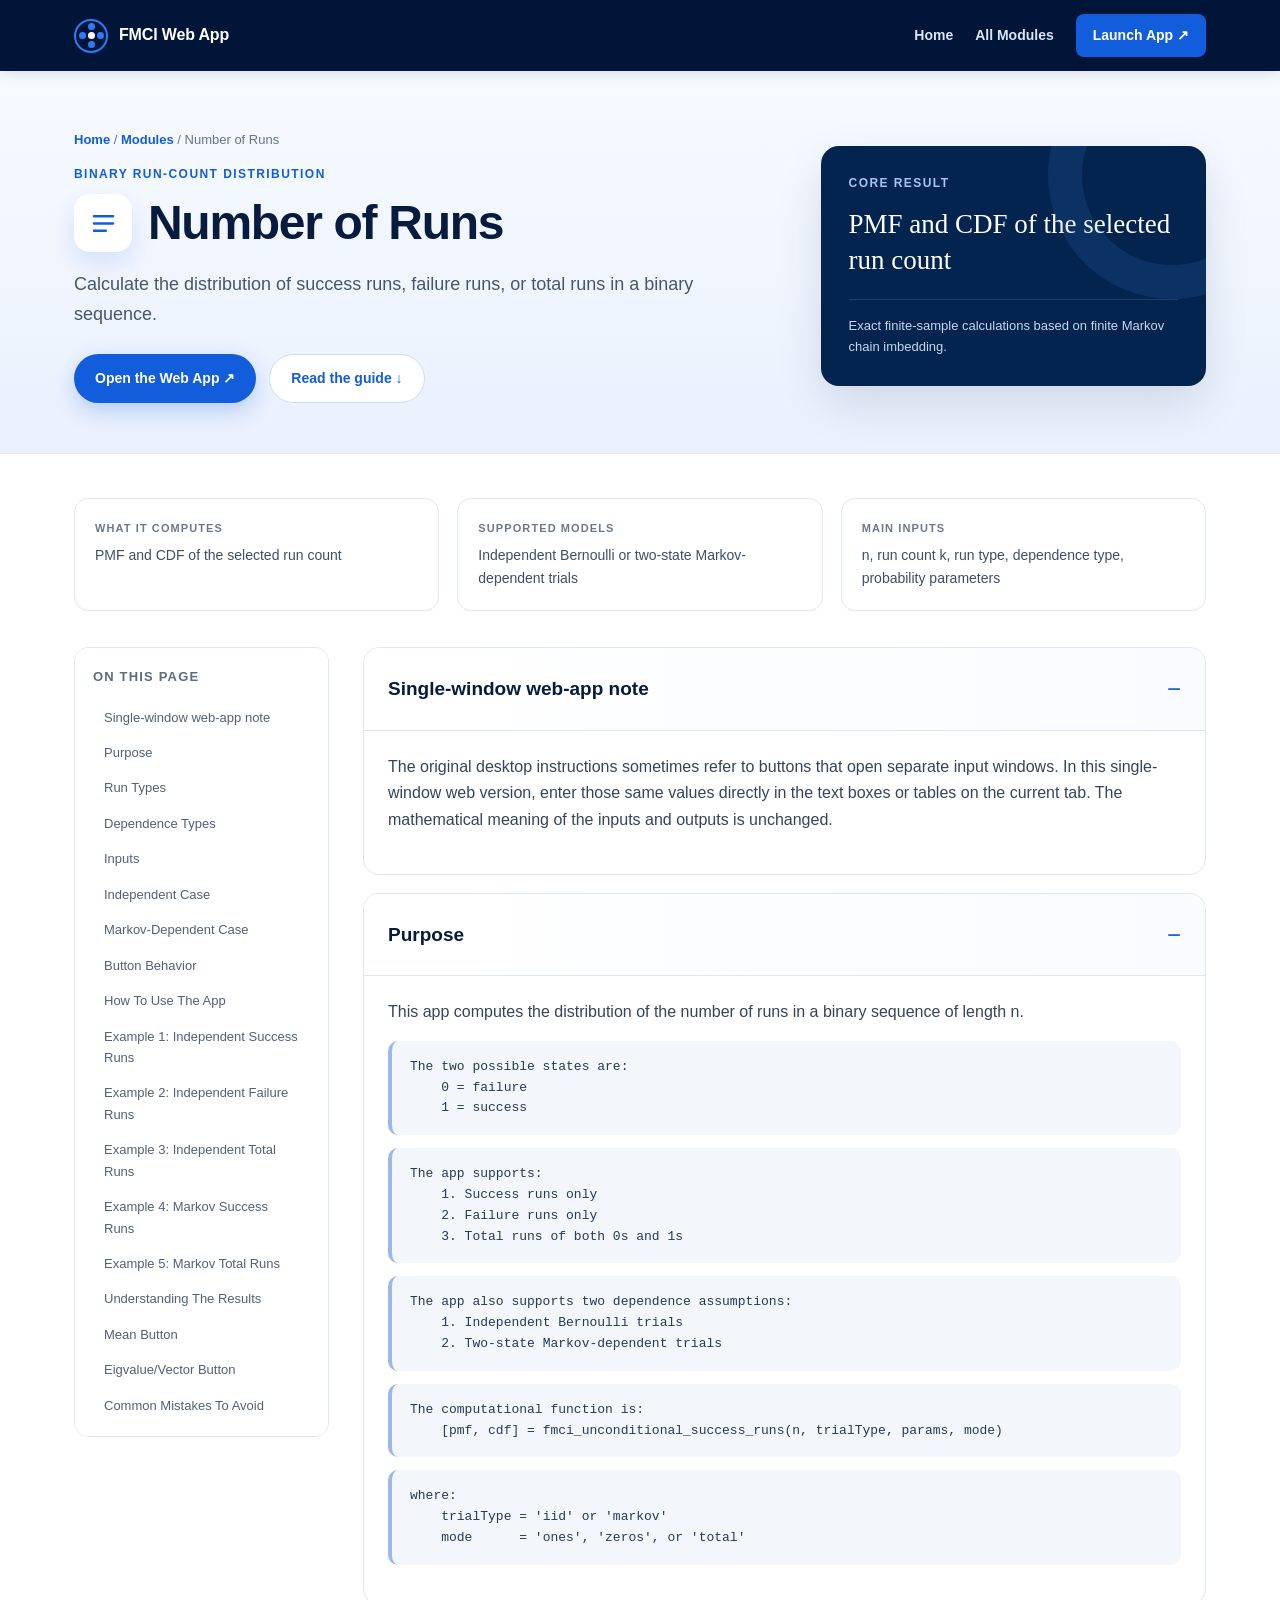
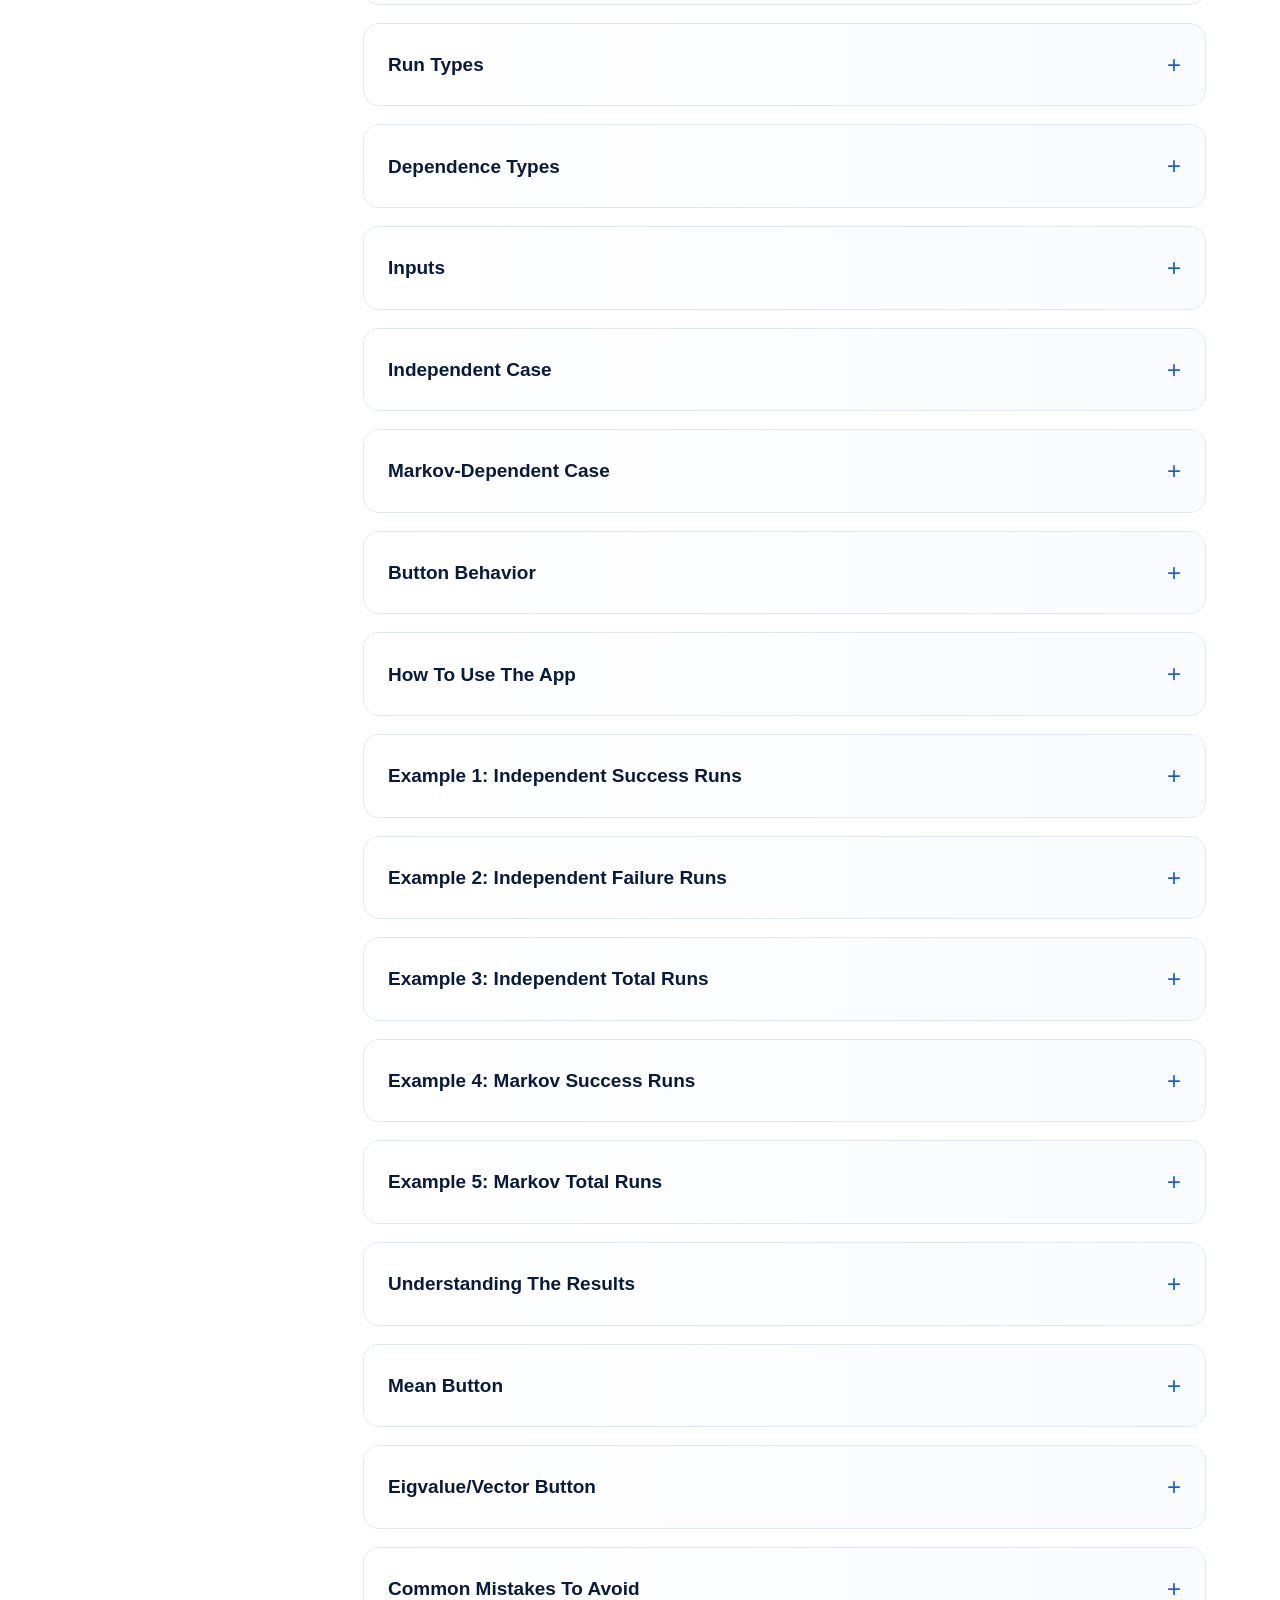
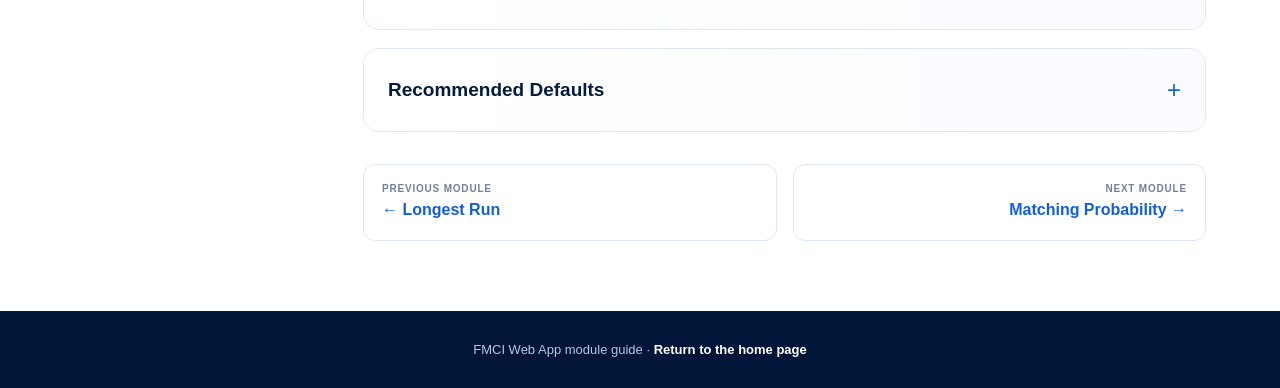
<file: modules/number-of-runs.html>
<!DOCTYPE html>

<html lang="en">
<head>
<meta charset="utf-8"/>
<meta content="width=device-width, initial-scale=1.0" name="viewport"/>
<meta content="Calculate the distribution of success runs, failure runs, or total runs in a binary sequence." name="description"/>
<title>Number of Runs — FMCI Web App Guide</title>
<link href="../assets/module-pages.css" rel="stylesheet"/>
</head>
<body>
<header class="topbar">
<nav class="nav">
<a class="brand" href="../index.html"><span class="brand-mark"></span><span>FMCI Web App</span></a>
<div class="navlinks"><a href="../index.html">Home</a><a href="../index.html#methods">All Modules</a><a class="launch" href="https://desktop-nvaeldt.tailb7802d.ts.net/webapps/home/session.html?app=WuWebAppDesignerWeb2" rel="noopener noreferrer" target="_blank">Launch App ↗</a></div>
</nav>
</header>
<section class="hero">
<div class="hero-inner">
<div>
<div class="breadcrumb"><a href="../index.html">Home</a> / <a href="../index.html#methods">Modules</a> / Number of Runs</div>
<div class="eyebrow">Binary run-count distribution</div>
<div class="title-row"><div class="module-icon"><svg viewbox="0 0 24 24"><path d="M4 6h16M4 12h16M4 18h10"></path></svg></div><h1>Number of Runs</h1></div>
<p class="hero-summary">Calculate the distribution of success runs, failure runs, or total runs in a binary sequence.</p>
<div class="hero-actions"><a class="btn btn-primary" href="https://desktop-nvaeldt.tailb7802d.ts.net/webapps/home/session.html?app=WuWebAppDesignerWeb2" rel="noopener noreferrer" target="_blank">Open the Web App ↗</a><a class="btn btn-secondary" href="#guide">Read the guide ↓</a></div>
</div>
<aside class="formula-card"><div class="small">Core result</div><div class="formula">PMF and CDF of the selected run count</div><div class="formula-note">Exact finite-sample calculations based on finite Markov chain imbedding.</div></aside>
</div>
</section>
<main class="content" id="guide">
<div class="overview-grid">
<div class="overview-card"><div class="label">What it computes</div><p>PMF and CDF of the selected run count</p></div>
<div class="overview-card"><div class="label">Supported models</div><p>Independent Bernoulli or two-state Markov-dependent trials</p></div>
<div class="overview-card"><div class="label">Main inputs</div><p>n, run count k, run type, dependence type, probability parameters</p></div>
</div>
<div class="layout">
<aside class="toc"><h2>On this page</h2><a href="#single-window-web-app-note">Single-window web-app note</a><a href="#purpose">Purpose</a><a href="#run-types">Run Types</a><a href="#dependence-types">Dependence Types</a><a href="#inputs">Inputs</a><a href="#independent-case">Independent Case</a><a href="#markov-dependent-case">Markov-Dependent Case</a><a href="#button-behavior">Button Behavior</a><a href="#how-to-use-the-app">How To Use The App</a><a href="#example-1-independent-success-runs">Example 1: Independent Success Runs</a><a href="#example-2-independent-failure-runs">Example 2: Independent Failure Runs</a><a href="#example-3-independent-total-runs">Example 3: Independent Total Runs</a><a href="#example-4-markov-success-runs">Example 4: Markov Success Runs</a><a href="#example-5-markov-total-runs">Example 5: Markov Total Runs</a><a href="#understanding-the-results">Understanding The Results</a><a href="#mean-button">Mean Button</a><a href="#eigvalue-vector-button">Eigvalue/Vector Button</a><a href="#common-mistakes-to-avoid">Common Mistakes To Avoid</a><a href="#recommended-defaults">Recommended Defaults</a><div class="source-files"><h2>MATLAB routines</h2><span>fmci_unconditional_success_runs.m</span><span>fmci_unconditional_success_runs_eig.m</span></div></aside>
<article class="guide"><section class="section-card" id="single-window-web-app-note">
<details open="">
<summary>Single-window web-app note</summary>
<div class="section-body"><p>The original desktop instructions sometimes refer to buttons that open separate input windows. In this single-window web version, enter those same values directly in the text boxes or tables on the current tab. The mathematical meaning of the inputs and outputs is unchanged.</p></div>
</details>
</section><section class="section-card" id="purpose">
<details open="">
<summary>Purpose</summary>
<div class="section-body"><p>This app computes the distribution of the number of runs in a binary sequence of length n.</p>
<pre class="formula-block">The two possible states are:
    0 = failure
    1 = success</pre>
<pre class="formula-block">The app supports:
    1. Success runs only
    2. Failure runs only
    3. Total runs of both 0s and 1s</pre>
<pre class="formula-block">The app also supports two dependence assumptions:
    1. Independent Bernoulli trials
    2. Two-state Markov-dependent trials</pre>
<pre class="formula-block">The computational function is:
    [pmf, cdf] = fmci_unconditional_success_runs(n, trialType, params, mode)</pre>
<pre class="formula-block">where:
    trialType = 'iid' or 'markov'
    mode      = 'ones', 'zeros', or 'total'</pre></div>
</details>
</section><section class="section-card" id="run-types">
<details>
<summary>Run Types</summary>
<div class="section-body"><p class="guide-label">The app should have one radio-button group for run type:</p>
<pre class="formula-block">    Success
        Counts runs of 1s only.
        The app uses mode = 'ones'.</pre>
<pre class="formula-block">    Failure
        Counts runs of 0s only.
        The app uses mode = 'zeros'.</pre>
<pre class="formula-block">    Both
        Counts total runs of 0s and 1s combined.
        The app uses mode = 'total'.</pre>
<pre class="formula-block">Example sequence:
    0 1 1 0 1 0 1 1 1 0</pre>
<pre class="formula-block">Success runs:
    11, 1, 111
    Number of success runs = 3</pre>
<pre class="formula-block">Failure runs:
    0, 0, 0, 0
    Number of failure runs = 4</pre>
<pre class="formula-block">Total runs:
    0 | 11 | 0 | 1 | 0 | 111 | 0
    Total number of runs = 7</pre></div>
</details>
</section><section class="section-card" id="dependence-types">
<details>
<summary>Dependence Types</summary>
<div class="section-body"><p class="guide-label">The app should have a separate radio-button group for:</p>
<pre class="formula-block">    Independent
    Markov dependent</pre>
<p>These must be separate from the Success / Failure / Both radio buttons. This is important because the user must be able to select, for example:</p>
<pre class="formula-block">    Success + Independent
    Failure + Independent
    Both + Independent
    Success + Markov dependent
    Failure + Markov dependent
    Both + Markov dependent</pre>
<p>If all five radio buttons are placed into one group, the app cannot distinguish the run type from the dependence type.</p></div>
</details>
</section><section class="section-card" id="inputs">
<details>
<summary>Inputs</summary>
<div class="section-body"><pre class="formula-block">Length of the Sequence
    Enter n, the sequence length.</pre>
<pre class="example-block">    Example:
        n = 20</pre>
<pre class="formula-block">Number of runs
    Enter k, the number of runs of interest.</pre>
<pre class="formula-block">    The app reports:
        P(R_n = k)
        P(R_n &lt;= k)
        P(R_n &gt;= k)</pre>
<pre class="formula-block">    Here R_n means the selected run statistic.</pre></div>
</details>
</section><section class="section-card" id="independent-case">
<details>
<summary>Independent Case</summary>
<div class="section-body"><p>Choose Independent when X_1, X_2, ..., X_n are iid Bernoulli trials.</p>
<pre class="formula-block">For the independent case, click:
    Enter the probability Pi</pre>
<pre class="formula-block">Enter:
    Pi = [P(X=0), P(X=1)]</pre>
<pre class="example-block">Example:
    Pi = [0.6 0.4]</pre>
<pre class="formula-block">This means:
    P(X=0) = 0.6
    P(X=1) = 0.4</pre>
<pre class="formula-block">The app passes the success probability to the function as:
    trialType = 'iid'
    params    = Pi(2)</pre>
<p class="guide-label">For Pi = [0.6 0.4], params = 0.4.</p></div>
</details>
</section><section class="section-card" id="markov-dependent-case">
<details>
<summary>Markov-Dependent Case</summary>
<div class="section-body"><p>Choose Markov dependent when the sequence is a two-state Markov chain on {0,1}.</p>
<p class="guide-label">For the Markov-dependent case, enter two objects:</p>
<ol><li>Initial Pi</li><li>Transition P</li></ol>
<pre class="formula-block">Initial Pi
    Click:
        Enter the initial Pi</pre>
<pre class="formula-block">    Enter:
        initialPi = [P(X_1=0), P(X_1=1)]</pre>
<pre class="example-block">    Example:
        initialPi = [0.7 0.3]</pre>
<pre class="formula-block">    This means:
        P(X_1=0) = 0.7
        P(X_1=1) = 0.3</pre>
<pre class="formula-block">Transition P
    Click:
        Enter transition P</pre>
<pre class="formula-block">    Enter a 2-by-2 transition matrix:
        P = [P00 P01
             P10 P11]</pre>
<pre class="formula-block">    where:
        P00 = P(X_t=0 | X_{t-1}=0)
        P01 = P(X_t=1 | X_{t-1}=0)
        P10 = P(X_t=0 | X_{t-1}=1)
        P11 = P(X_t=1 | X_{t-1}=1)</pre>
<pre class="example-block">    Example:
        P = [0.8 0.2
             0.3 0.7]</pre>
<pre class="formula-block">For the Markov-dependent case, the app passes:
    trialType = 'markov'
    params = [initialPi(2), P(1,2), P(2,2)]</pre>
<pre class="formula-block">That is:
    params = [p1, P01, P11]</pre>
<pre class="formula-block">where:
    p1  = P(X_1 = 1)
    P01 = P(X_t = 1 | X_{t-1} = 0)
    P11 = P(X_t = 1 | X_{t-1} = 1)</pre></div>
</details>
</section><section class="section-card" id="button-behavior">
<details>
<summary>Button Behavior</summary>
<div class="section-body"><pre class="formula-block">Independent selected:
    Show: Enter the probability Pi
    Hide: Enter the initial Pi
    Hide: Enter transition P</pre>
<pre class="formula-block">Markov dependent selected:
    Hide: Enter the probability Pi
    Show: Enter the initial Pi
    Show: Enter transition P</pre></div>
</details>
</section><section class="section-card" id="how-to-use-the-app">
<details>
<summary>How To Use The App</summary>
<div class="section-body"><pre class="example-block">Step 1. Click Clear all items.</pre>
<pre class="example-block">Step 2. Enter Length of the Sequence.
    Example:
        20</pre>
<pre class="example-block">Step 3. Enter Number of runs.
    Example:
        3</pre>
<pre class="example-block">Step 4. Choose the run type:
    Success, Failure, or Both.</pre>
<pre class="example-block">Step 5. Choose the dependence type:
    Independent or Markov dependent.</pre>
<pre class="example-block">Step 6A. If Independent is selected:
    Click Enter the probability Pi.
    Enter Pi = [P(X=0), P(X=1)].
    Click Save.</pre>
<pre class="example-block">Step 6B. If Markov dependent is selected:
    Click Enter the initial Pi.
    Enter initialPi = [P(X_1=0), P(X_1=1)].
    Click Save.</pre>
<pre class="formula-block">    Then click Enter transition P.
    Enter the 2-by-2 transition matrix.
    Click Save.</pre>
<pre class="example-block">Step 7. Click Calculate the Probability.</pre>
<pre class="example-block">Step 8. Optional: click Mean.
    This computes E(R_n) from the full pmf.</pre>
<pre class="example-block">Step 9. Optional: click EigValue/vector.
    This displays eigenvalue/eigenvector information.</pre></div>
</details>
</section><section class="section-card" id="example-1-independent-success-runs">
<details>
<summary>Example 1: Independent Success Runs</summary>
<div class="section-body"><pre class="example-block">Question:
    In 20 iid Bernoulli trials with P(X=1)=0.4, what is the
    probability of exactly 3 success runs?</pre>
<pre class="example-block">Inputs:
    Length of the Sequence = 20
    Number of runs         = 3
    Run type               = Success
    Dependence type         = Independent
    Pi                      = [0.6 0.4]</pre>
<pre class="formula-block">Function call used by the app:
    [pmf, cdf] = fmci_unconditional_success_runs(20, 'iid', 0.4, 'ones')</pre>
<pre class="example-block">Output:
    P(R_20 = 3)
    P(R_20 &lt;= 3)
    P(R_20 &gt;= 3)</pre></div>
</details>
</section><section class="section-card" id="example-2-independent-failure-runs">
<details>
<summary>Example 2: Independent Failure Runs</summary>
<div class="section-body"><pre class="example-block">Question:
    In 20 iid Bernoulli trials with P(X=0)=0.6, what is the
    probability of exactly 4 failure runs?</pre>
<pre class="example-block">Inputs:
    Length of the Sequence = 20
    Number of runs         = 4
    Run type               = Failure
    Dependence type         = Independent
    Pi                      = [0.6 0.4]</pre>
<pre class="formula-block">Function call used by the app:
    [pmf, cdf] = fmci_unconditional_success_runs(20, 'iid', 0.4, 'zeros')</pre>
<p>Because mode = 'zeros', the function computes failure runs.</p></div>
</details>
</section><section class="section-card" id="example-3-independent-total-runs">
<details>
<summary>Example 3: Independent Total Runs</summary>
<div class="section-body"><pre class="example-block">Question:
    In 20 iid Bernoulli trials, what is the probability of
    exactly 8 total runs?</pre>
<pre class="example-block">Inputs:
    Length of the Sequence = 20
    Number of runs         = 8
    Run type               = Both
    Dependence type         = Independent
    Pi                      = [0.5 0.5]</pre>
<pre class="formula-block">Function call used by the app:
    [pmf, cdf] = fmci_unconditional_success_runs(20, 'iid', 0.5, 'total')</pre></div>
</details>
</section><section class="section-card" id="example-4-markov-success-runs">
<details>
<summary>Example 4: Markov Success Runs</summary>
<div class="section-body"><pre class="example-block">Question:
    In a two-state Markov chain, what is the probability of
    exactly 3 success runs in 20 trials?</pre>
<pre class="example-block">Inputs:
    Length of the Sequence = 20
    Number of runs         = 3
    Run type               = Success
    Dependence type         = Markov dependent</pre>
<pre class="formula-block">Initial distribution:
    initialPi = [0.7 0.3]</pre>
<pre class="example-block">Transition matrix:
    P = [0.8 0.2
         0.3 0.7]</pre>
<pre class="formula-block">The app forms:
    params = [0.3, 0.2, 0.7]</pre>
<pre class="formula-block">Function call used by the app:
    [pmf, cdf] = fmci_unconditional_success_runs(20, 'markov', [0.3 0.2 0.7], 'ones')</pre></div>
</details>
</section><section class="section-card" id="example-5-markov-total-runs">
<details>
<summary>Example 5: Markov Total Runs</summary>
<div class="section-body"><pre class="example-block">Question:
    In a two-state Markov chain, what is the probability of
    exactly 10 total runs in 20 trials?</pre>
<pre class="example-block">Inputs:
    Length of the Sequence = 20
    Number of runs         = 10
    Run type               = Both
    Dependence type         = Markov dependent</pre>
<pre class="formula-block">Initial distribution:
    initialPi = [0.5 0.5]</pre>
<pre class="example-block">Transition matrix:
    P = [0.9 0.1
         0.2 0.8]</pre>
<pre class="formula-block">The app forms:
    params = [0.5, 0.1, 0.8]</pre>
<pre class="formula-block">Function call used by the app:
    [pmf, cdf] = fmci_unconditional_success_runs(20, 'markov', [0.5 0.1 0.8], 'total')</pre></div>
</details>
</section><section class="section-card" id="understanding-the-results">
<details>
<summary>Understanding The Results</summary>
<div class="section-body"><p class="guide-label">The app displays three probabilities.</p>
<pre class="formula-block">    P(R_n = k)
        Probability that the number of runs is exactly k.</pre>
<pre class="formula-block">    P(R_n &lt;= k)
        Probability that the number of runs is at most k.</pre>
<pre class="formula-block">    P(R_n &gt;= k)
        Probability that the number of runs is at least k.</pre>
<p>For Success mode, R_n counts success runs. For Failure mode, R_n counts failure runs. For Both mode, R_n counts total runs.</p></div>
</details>
</section><section class="section-card" id="mean-button">
<details>
<summary>Mean Button</summary>
<div class="section-body"><pre class="formula-block">The Mean button computes:
    E(R_n) = sum_k k * P(R_n = k)</pre>
<p>It uses the same current selections and probability inputs.</p></div>
</details>
</section><section class="section-card" id="eigvalue-vector-button">
<details>
<summary>Eigvalue/Vector Button</summary>
<div class="section-body"><p>The EigValue/vector button is optional.</p>
<p>It displays the largest eigenvalue and right eigenvector of the FMCI transition matrix for the current case when available.</p>
<p>The app should write this output into one scrollable text area inside the eigenvalue/vector panel, so the eigenvalue and eigenvector text do not overlap.</p></div>
</details>
</section><section class="section-card" id="common-mistakes-to-avoid">
<details>
<summary>Common Mistakes To Avoid</summary>
<div class="section-body"><p>1. Do not put all five radio buttons into one group. Use one group for Success / Failure / Both and another group for Independent / Markov dependent.</p>
<p>2. Do not reverse Pi. Pi must be [P(X=0), P(X=1)].</p>
<ol><li>Independent Pi must have exactly two entries and sum to 1.</li></ol>
<ol><li>Markov initialPi must have exactly two entries and sum to 1.</li></ol>
<ol><li>Each row of the Markov transition matrix must sum to 1.</li></ol>
<p>6. For success/failure runs, the maximum possible number of runs is ceil(n/2).</p>
<ol><li>For total runs, the maximum possible number of runs is n.</li></ol>
<p>8. If you change from Independent to Markov dependent, enter initial Pi and transition P before calculating.</p></div>
</details>
</section><section class="section-card" id="recommended-defaults">
<details>
<summary>Recommended Defaults</summary>
<div class="section-body"><pre class="formula-block">Independent default:
    Pi = [0.5 0.5]</pre>
<pre class="formula-block">Markov initial default:
    initialPi = [0.5 0.5]</pre>
<pre class="formula-block">Markov transition default:
    P = [0.5 0.5
         0.5 0.5]</pre></div>
</details>
</section>
<nav class="page-nav"><a href="longest-run.html"><small>Previous module</small><strong>← Longest Run</strong></a><a href="matching-probability.html"><small>Next module</small><strong>Matching Probability →</strong></a></nav>
</article>
</div>
</main>
<footer class="footer">FMCI Web App module guide · <a href="../index.html">Return to the home page</a></footer>
</body>
</html>
</file>
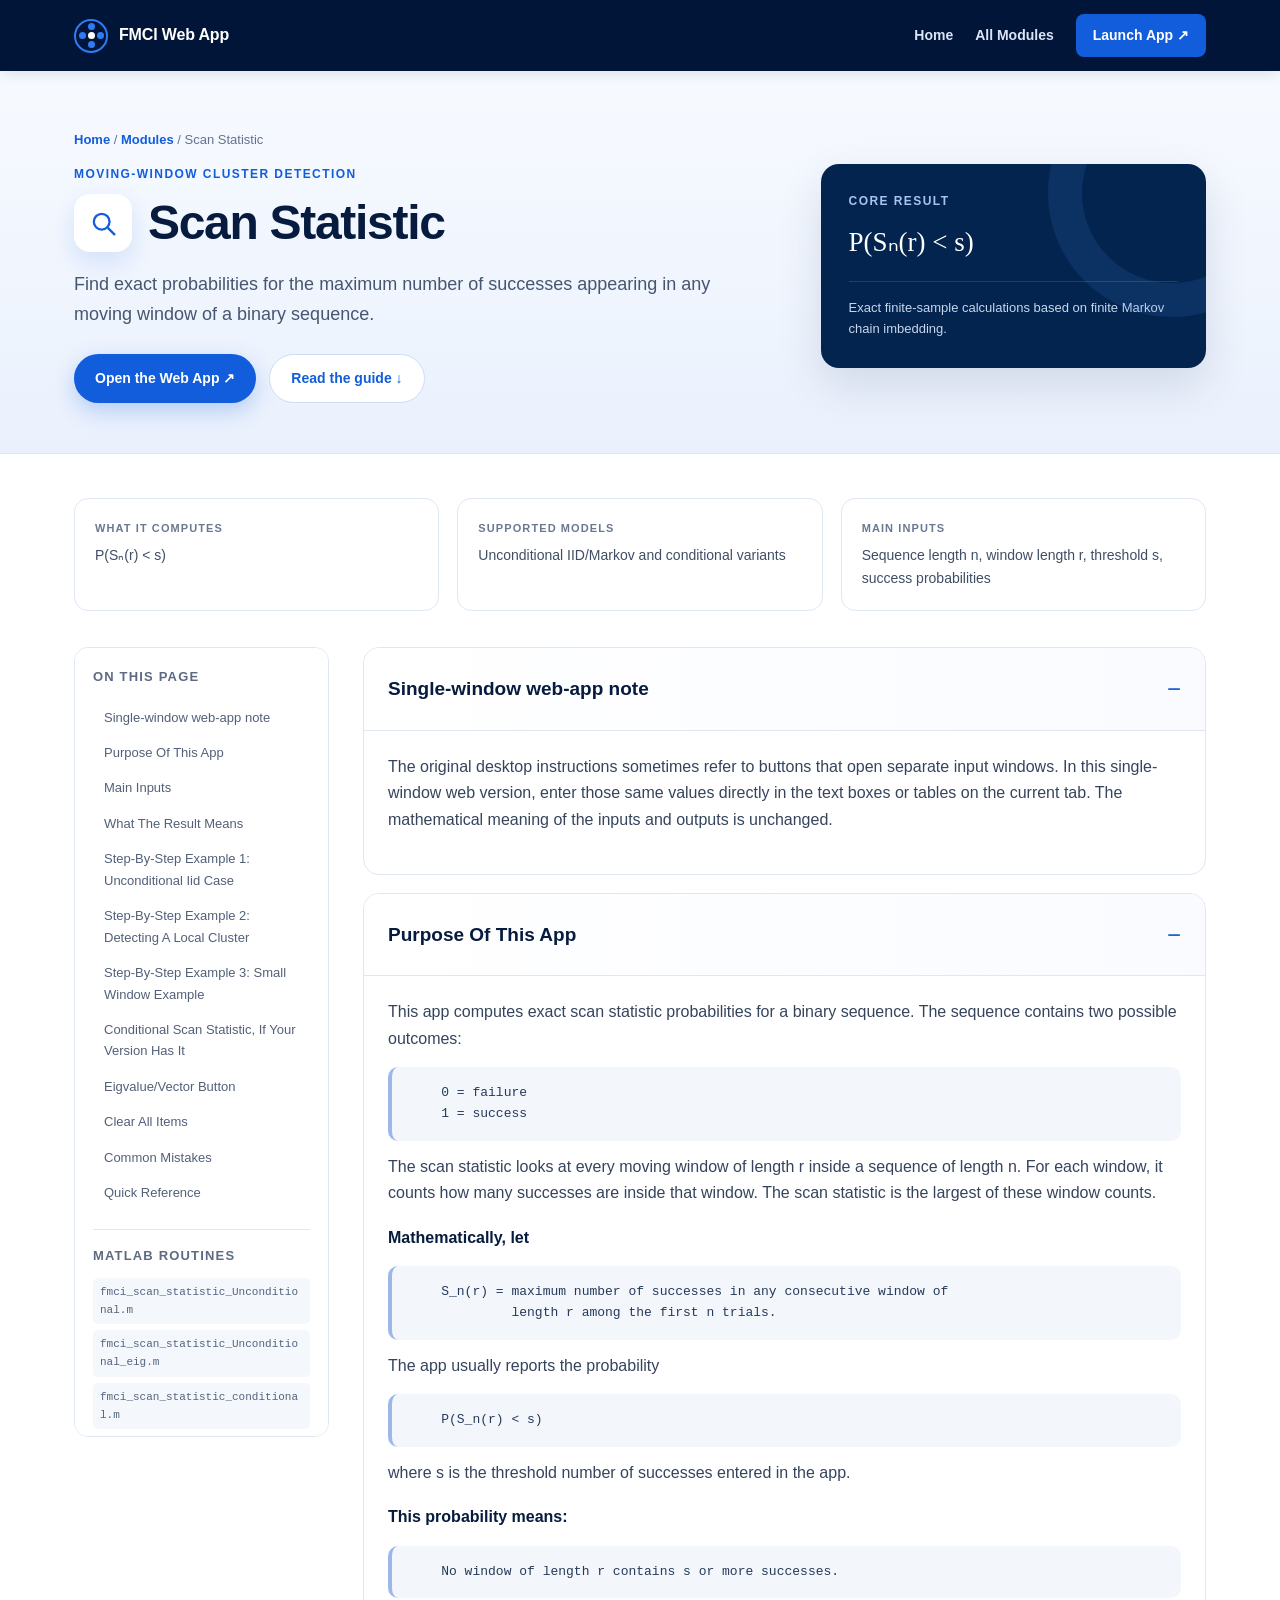
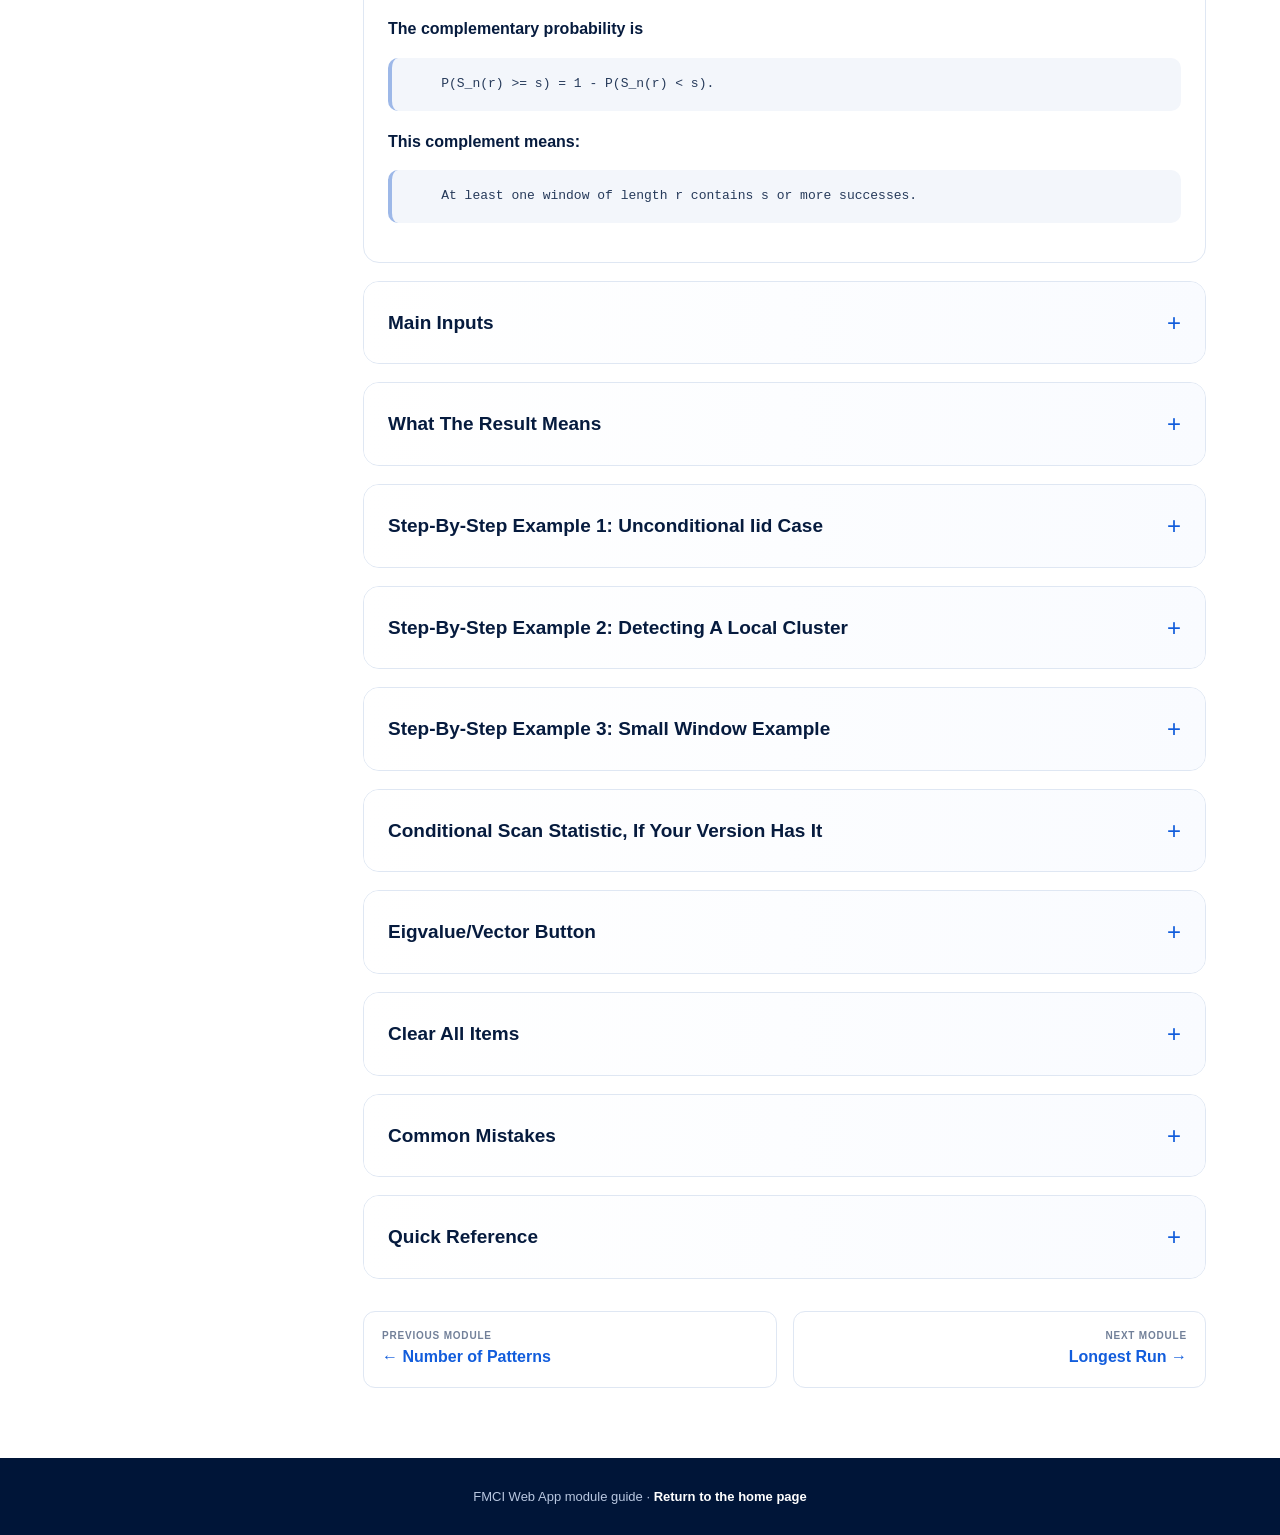
<file: modules/scan-statistic.html>
<!DOCTYPE html>

<html lang="en">
<head>
<meta charset="utf-8"/>
<meta content="width=device-width, initial-scale=1.0" name="viewport"/>
<meta content="Find exact probabilities for the maximum number of successes appearing in any moving window of a binary sequence." name="description"/>
<title>Scan Statistic — FMCI Web App Guide</title>
<link href="../assets/module-pages.css" rel="stylesheet"/>
</head>
<body>
<header class="topbar">
<nav class="nav">
<a class="brand" href="../index.html"><span class="brand-mark"></span><span>FMCI Web App</span></a>
<div class="navlinks"><a href="../index.html">Home</a><a href="../index.html#methods">All Modules</a><a class="launch" href="https://desktop-nvaeldt.tailb7802d.ts.net/webapps/home/session.html?app=WuWebAppDesignerWeb2" rel="noopener noreferrer" target="_blank">Launch App ↗</a></div>
</nav>
</header>
<section class="hero">
<div class="hero-inner">
<div>
<div class="breadcrumb"><a href="../index.html">Home</a> / <a href="../index.html#methods">Modules</a> / Scan Statistic</div>
<div class="eyebrow">Moving-window cluster detection</div>
<div class="title-row"><div class="module-icon"><svg viewbox="0 0 24 24"><circle cx="10.5" cy="10.5" r="6.5"></circle><path d="M16 16l5 5"></path></svg></div><h1>Scan Statistic</h1></div>
<p class="hero-summary">Find exact probabilities for the maximum number of successes appearing in any moving window of a binary sequence.</p>
<div class="hero-actions"><a class="btn btn-primary" href="https://desktop-nvaeldt.tailb7802d.ts.net/webapps/home/session.html?app=WuWebAppDesignerWeb2" rel="noopener noreferrer" target="_blank">Open the Web App ↗</a><a class="btn btn-secondary" href="#guide">Read the guide ↓</a></div>
</div>
<aside class="formula-card"><div class="small">Core result</div><div class="formula">P(Sₙ(r) &lt; s)</div><div class="formula-note">Exact finite-sample calculations based on finite Markov chain imbedding.</div></aside>
</div>
</section>
<main class="content" id="guide">
<div class="overview-grid">
<div class="overview-card"><div class="label">What it computes</div><p>P(Sₙ(r) &lt; s)</p></div>
<div class="overview-card"><div class="label">Supported models</div><p>Unconditional IID/Markov and conditional variants</p></div>
<div class="overview-card"><div class="label">Main inputs</div><p>Sequence length n, window length r, threshold s, success probabilities</p></div>
</div>
<div class="layout">
<aside class="toc"><h2>On this page</h2><a href="#single-window-web-app-note">Single-window web-app note</a><a href="#purpose-of-this-app">Purpose Of This App</a><a href="#main-inputs">Main Inputs</a><a href="#what-the-result-means">What The Result Means</a><a href="#step-by-step-example-1-unconditional-iid-case">Step-By-Step Example 1: Unconditional Iid Case</a><a href="#step-by-step-example-2-detecting-a-local-cluster">Step-By-Step Example 2: Detecting A Local Cluster</a><a href="#step-by-step-example-3-small-window-example">Step-By-Step Example 3: Small Window Example</a><a href="#conditional-scan-statistic-if-your-version-has-it">Conditional Scan Statistic, If Your Version Has It</a><a href="#eigvalue-vector-button">Eigvalue/Vector Button</a><a href="#clear-all-items">Clear All Items</a><a href="#common-mistakes">Common Mistakes</a><a href="#quick-reference">Quick Reference</a><div class="source-files"><h2>MATLAB routines</h2><span>fmci_scan_statistic_Unconditional.m</span><span>fmci_scan_statistic_Unconditional_eig.m</span><span>fmci_scan_statistic_conditional.m</span></div></aside>
<article class="guide"><section class="section-card" id="single-window-web-app-note">
<details open="">
<summary>Single-window web-app note</summary>
<div class="section-body"><p>The original desktop instructions sometimes refer to buttons that open separate input windows. In this single-window web version, enter those same values directly in the text boxes or tables on the current tab. The mathematical meaning of the inputs and outputs is unchanged.</p></div>
</details>
</section><section class="section-card" id="purpose-of-this-app">
<details open="">
<summary>Purpose Of This App</summary>
<div class="section-body"><p>This app computes exact scan statistic probabilities for a binary sequence. The sequence contains two possible outcomes:</p>
<pre class="formula-block">    0 = failure
    1 = success</pre>
<p>The scan statistic looks at every moving window of length r inside a sequence of length n. For each window, it counts how many successes are inside that window. The scan statistic is the largest of these window counts.</p>
<p class="guide-label">Mathematically, let</p>
<pre class="formula-block">    S_n(r) = maximum number of successes in any consecutive window of
             length r among the first n trials.</pre>
<p>The app usually reports the probability</p>
<pre class="formula-block">    P(S_n(r) &lt; s)</pre>
<p>where s is the threshold number of successes entered in the app.</p>
<p class="guide-label">This probability means:</p>
<pre class="formula-block">    No window of length r contains s or more successes.</pre>
<p class="guide-label">The complementary probability is</p>
<pre class="formula-block">    P(S_n(r) &gt;= s) = 1 - P(S_n(r) &lt; s).</pre>
<p class="guide-label">This complement means:</p>
<pre class="formula-block">    At least one window of length r contains s or more successes.</pre></div>
</details>
</section><section class="section-card" id="main-inputs">
<details>
<summary>Main Inputs</summary>
<div class="section-body"><p>1. No of States For the scan statistic app, this should usually be:</p>
<pre class="formula-block">       No of States = 2</pre>
<p>because the scan statistic function is for binary sequences with states 0 and 1.</p>
<p class="guide-label">Use:</p>
<pre class="formula-block">       0 = failure
       1 = success</pre>
<p>If the app asks for the number of states, enter 2.</p>
<p>2. n Enter the total sequence length.</p>
<pre class="example-block">   Example:</pre>
<pre class="formula-block">       n = 20</pre>
<p class="guide-label">means the app studies a binary sequence of length 20, such as:</p>
<pre class="formula-block">       0 1 0 0 1 1 0 1 0 0 1 0 0 1 1 1 0 0 1 0</pre>
<p>3. r = Window length Enter the length of the moving scan window.</p>
<pre class="example-block">   Example:</pre>
<pre class="formula-block">       r = 5</pre>
<p class="guide-label">means the app checks every consecutive block of 5 positions:</p>
<pre class="formula-block">       positions 1-5
       positions 2-6
       positions 3-7
       ...
       positions n-r+1 through n</pre>
<p class="guide-label">Usually r must satisfy:</p>
<pre class="formula-block">       1 &lt;= r &lt;= n</pre>
<p>4. s = number of successes Enter the success threshold inside a window.</p>
<pre class="example-block">   Example:</pre>
<pre class="formula-block">       s = 4</pre>
<p>means the app checks whether any window of length r contains at least 4 successes.</p>
<p class="guide-label">The app reports:</p>
<pre class="formula-block">       P(S_n(r) &lt; 4)</pre>
<p class="guide-label">which means:</p>
<pre class="formula-block">       probability that every window of length r has at most 3 successes.</pre>
<p class="guide-label">Usually s must satisfy:</p>
<pre class="formula-block">       1 &lt;= s &lt;= r</pre>
<p>5. The probability Pi For the unconditional iid Bernoulli case, click The probability Pi and enter the probability vector</p>
<pre class="formula-block">       Pi = [P(X=0), P(X=1)]</pre>
<p class="guide-label">The second entry is the success probability:</p>
<pre class="formula-block">       p = P(X=1) = Pi(2)</pre>
<pre class="example-block">   Example:</pre>
<pre class="formula-block">       Pi = [0.7 0.3]</pre>
<p class="guide-label">means:</p>
<pre class="formula-block">       P(X=0) = 0.7
       P(X=1) = 0.3</pre>
<p class="guide-label">Important:</p>
<pre class="formula-block">       Do not reverse the order. Pi = [0.7 0.3] means success probability
       p = 0.3, not 0.7.</pre></div>
</details>
</section><section class="section-card" id="what-the-result-means">
<details>
<summary>What The Result Means</summary>
<div class="section-body"><p>After clicking Calculate the Probability, the app displays a probability in the Results panel.</p>
<p class="guide-label">Typical output:</p>
<pre class="formula-block">    P(S_n(r) &lt; s) = 0.812345</pre>
<p class="guide-label">This means:</p>
<pre class="formula-block">    The probability that no moving window of length r contains s or more
    successes is 0.812345.</pre>
<p>If you want the probability that at least one window has s or more successes, use the complement:</p>
<pre class="formula-block">    P(S_n(r) &gt;= s) = 1 - 0.812345</pre></div>
</details>
</section><section class="section-card" id="step-by-step-example-1-unconditional-iid-case">
<details>
<summary>Step-By-Step Example 1: Unconditional Iid Case</summary>
<div class="section-body"><pre class="formula-block">Goal:
    Compute the probability that no 5-window contains 4 or more successes
    in a length-20 iid Bernoulli sequence.</pre>
<p class="guide-label">Mathematically:</p>
<pre class="formula-block">    P(S_20(5) &lt; 4)</pre>
<pre class="example-block">Inputs:</pre>
<pre class="formula-block">    No of States        = 2
    n                   = 20
    r = Window length   = 5
    s                   = 4
    Pi                  = [0.7 0.3]</pre>
<p class="guide-label">Meaning of Pi:</p>
<pre class="formula-block">    P(X=0) = 0.7
    P(X=1) = 0.3</pre>
<p class="guide-label">Steps:</p>
<pre class="formula-block">    1. Click Clear all items.
    2. Enter No of States = 2.
    3. Enter n = 20.
    4. Enter r = 5.
    5. Enter s = 4.
    6. Click The probability Pi.
    7. Enter:
           P(X=0) = 0.7
           P(X=1) = 0.3
    8. Click Save.
    9. Click Calculate the Probability.</pre>
<pre class="example-block">Output interpretation:</pre>
<pre class="formula-block">    The displayed probability is P(S_20(5) &lt; 4).</pre>
<p>That is the probability that every length-5 window contains at most 3 successes.</p>
<p>The probability that at least one length-5 window contains 4 or more successes is:</p>
<pre class="formula-block">    1 - displayed probability.</pre></div>
</details>
</section><section class="section-card" id="step-by-step-example-2-detecting-a-local-cluster">
<details>
<summary>Step-By-Step Example 2: Detecting A Local Cluster</summary>
<div class="section-body"><pre class="formula-block">Goal:
    Compute the probability that a length-50 sequence has at least one
    10-window with 7 or more successes.</pre>
<p class="guide-label">The app directly computes:</p>
<pre class="formula-block">    P(S_50(10) &lt; 7)</pre>
<p class="guide-label">Then the desired cluster probability is:</p>
<pre class="formula-block">    P(S_50(10) &gt;= 7) = 1 - P(S_50(10) &lt; 7).</pre>
<pre class="example-block">Inputs:</pre>
<pre class="formula-block">    No of States        = 2
    n                   = 50
    r                   = 10
    s                   = 7
    Pi                  = [0.8 0.2]</pre>
<p class="guide-label">Steps:</p>
<pre class="formula-block">    1. Enter No of States = 2.
    2. Enter n = 50.
    3. Enter r = 10.
    4. Enter s = 7.
    5. Click The probability Pi.
    6. Enter Pi = [0.8 0.2].
    7. Click Calculate the Probability.
    8. Compute the complement 1 - Probability if you want the chance of
       at least one local cluster.</pre>
<pre class="example-block">Interpretation:</pre>
<pre class="formula-block">    P(S_50(10) &lt; 7) means no length-10 segment has 7 or more successes.
    1 - P(S_50(10) &lt; 7) means at least one length-10 segment has 7 or
    more successes.</pre></div>
</details>
</section><section class="section-card" id="step-by-step-example-3-small-window-example">
<details>
<summary>Step-By-Step Example 3: Small Window Example</summary>
<div class="section-body"><pre class="formula-block">Goal:
    Compute the probability that no 3-window contains 2 or more successes
    in a length-12 sequence.</pre>
<pre class="example-block">Inputs:</pre>
<pre class="formula-block">    No of States        = 2
    n                   = 12
    r                   = 3
    s                   = 2
    Pi                  = [0.6 0.4]</pre>
<p class="guide-label">The app computes:</p>
<pre class="formula-block">    P(S_12(3) &lt; 2)</pre>
<p>This means every window of length 3 contains at most 1 success.</p>
<p class="guide-label">Example sequence that satisfies S_12(3) &lt; 2:</p>
<pre class="formula-block">    1 0 0 1 0 0 1 0 0 1 0 0</pre>
<p>Every block of 3 positions has at most one success.</p>
<p class="guide-label">Example sequence that does not satisfy S_12(3) &lt; 2:</p>
<pre class="formula-block">    1 1 0 0 0 1 0 0 1 0 0 0</pre>
<p>The first window, positions 1-3, contains two successes. Therefore S_12(3) &gt;= 2.</p></div>
</details>
</section><section class="section-card" id="conditional-scan-statistic-if-your-version-has-it">
<details>
<summary>Conditional Scan Statistic, If Your Version Has It</summary>
<div class="section-body"><p>Some versions of this app also include a conditional scan statistic option. In the conditional case, the total number of successes in the whole sequence is fixed.</p>
<p class="guide-label">The conditional probability is:</p>
<pre class="formula-block">    P(S_n(r) &lt; s | N_n = m)</pre>
<p class="guide-label">where:</p>
<pre class="formula-block">    n = sequence length
    r = window length
    s = success threshold in a window
    m = total number of successes in the whole sequence</pre>
<p>In the conditional case, do not use Pi. The probability vector is not needed because the calculation conditions on the total number of successes m.</p>
<p class="guide-label">Example conditional inputs:</p>
<pre class="formula-block">    n = 20
    m = 8
    r = 5
    s = 4</pre>
<p class="guide-label">The app computes:</p>
<pre class="formula-block">    P(S_20(5) &lt; 4 | N_20 = 8)</pre>
<p>This means that among all binary sequences of length 20 with exactly 8 successes, the app computes the probability that no window of length 5 contains 4 or more successes.</p>
<p class="guide-label">Conditional input restrictions:</p>
<pre class="formula-block">    0 &lt;= m &lt;= n
    1 &lt;= r &lt;= n
    1 &lt;= s &lt;= r</pre></div>
</details>
</section><section class="section-card" id="eigvalue-vector-button">
<details>
<summary>Eigvalue/Vector Button</summary>
<div class="section-body"><p>The L_eigValue/vector button is for eigenvalue and eigenvector information associated with the FMCI matrix used in the scan statistic calculation.</p>
<p>This is mainly useful for large-n approximations and diagnostic checking. For ordinary probability calculations, you usually only need Calculate the Probability.</p>
<p>If your app version includes both unconditional and conditional scan statistic calculations, the eigenvalue/vector calculation is usually meaningful for the unconditional homogeneous case. The conditional case is time-inhomogeneous and may not have the same single transition matrix interpretation.</p></div>
</details>
</section><section class="section-card" id="clear-all-items">
<details>
<summary>Clear All Items</summary>
<div class="section-body"><p>Use Clear all items before starting a new example.</p>
<p class="guide-label">A safe workflow is:</p>
<ol><li>Clear all items.</li><li>Enter No of States = 2.</li><li>Enter n.</li><li>Enter r.</li><li>Enter s.</li><li>Enter Pi for the unconditional case.</li><li>Calculate.</li></ol>
<p>If you change n, r, s, or Pi, calculate again.</p></div>
</details>
</section><section class="section-card" id="common-mistakes">
<details>
<summary>Common Mistakes</summary>
<div class="section-body"><p>1. Reversing Pi Use Pi = [P(X=0), P(X=1)].</p>
<pre class="example-block">   Example:
       Pi = [0.7 0.3] means p = P(X=1) = 0.3.</pre>
<p>2. Thinking the output is P(S_n(r) = s) The app reports P(S_n(r) &lt; s), not P(S_n(r) = s).</p>
<p>3. Forgetting the complement If you want the probability that at least one window has s or more successes, compute:</p>
<pre class="formula-block">       1 - Probability</pre>
<p>4. Entering s larger than r Since a window of length r cannot contain more than r successes, use s &lt;= r.</p>
<p>5. Entering r larger than n The window length cannot be larger than the sequence length.</p>
<p>6. Using No of States other than 2 The scan statistic app is for binary success/failure sequences. Use No of States = 2 unless your function has been modified for another alphabet.</p>
<p>7. Confusing r with the number of successes r is the window length. s is the success threshold.</p>
<p>8. Using Pi in the conditional case If your version has a conditional option, Pi is not used there. The total number of successes m is fixed instead.</p></div>
</details>
</section><section class="section-card" id="quick-reference">
<details>
<summary>Quick Reference</summary>
<div class="section-body"><p class="guide-label">Unconditional iid case:</p>
<pre class="formula-block">    No of States = 2
    Enter n
    Enter r
    Enter s
    Enter Pi = [P(X=0), P(X=1)]
    Calculate</pre>
<pre class="example-block">Output:</pre>
<pre class="formula-block">    Probability = P(S_n(r) &lt; s)</pre>
<pre class="example-block">Complement:</pre>
<pre class="formula-block">    1 - Probability = P(S_n(r) &gt;= s)</pre>
<p class="guide-label">Meaning:</p>
<pre class="formula-block">    P(S_n(r) &gt;= s) is the probability that at least one window of length r
    contains s or more successes.</pre></div>
</details>
</section>
<nav class="page-nav"><a href="number-of-patterns.html"><small>Previous module</small><strong>← Number of Patterns</strong></a><a href="longest-run.html"><small>Next module</small><strong>Longest Run →</strong></a></nav>
</article>
</div>
</main>
<footer class="footer">FMCI Web App module guide · <a href="../index.html">Return to the home page</a></footer>
</body>
</html>
</file>
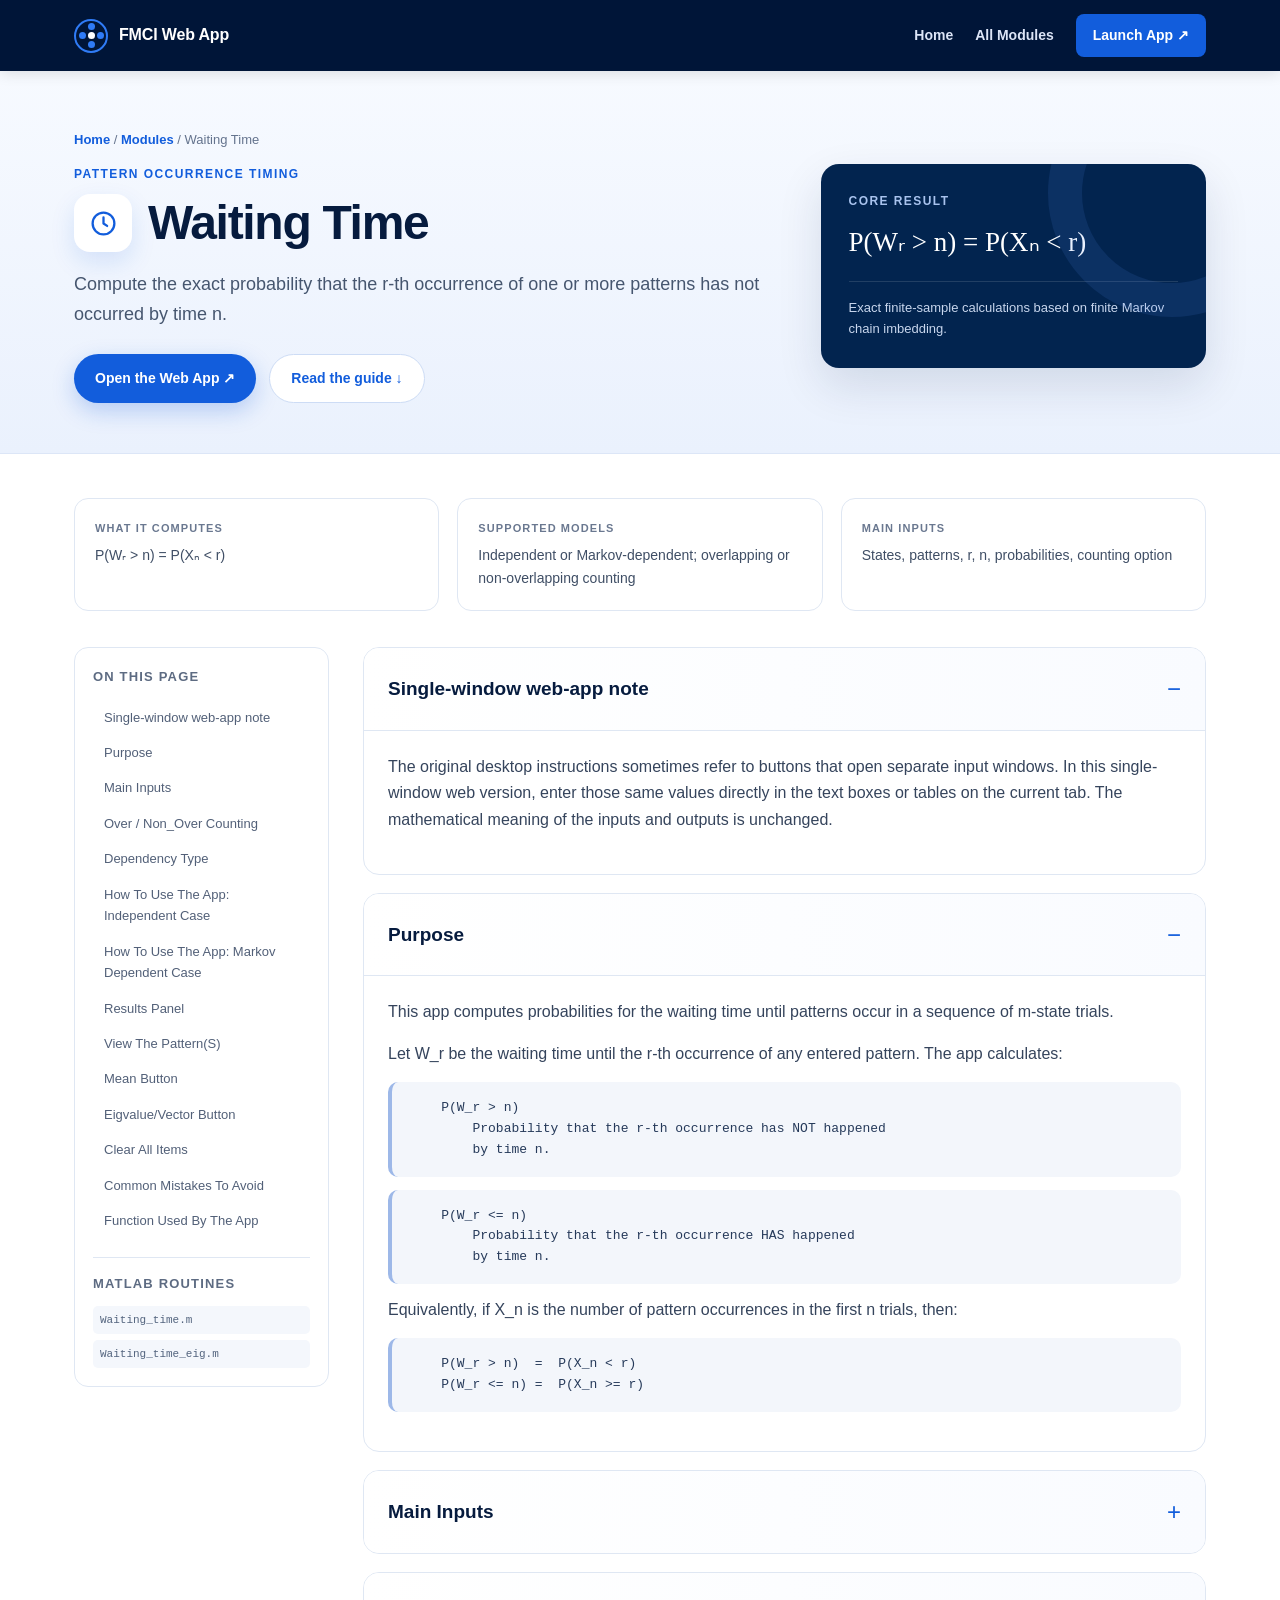
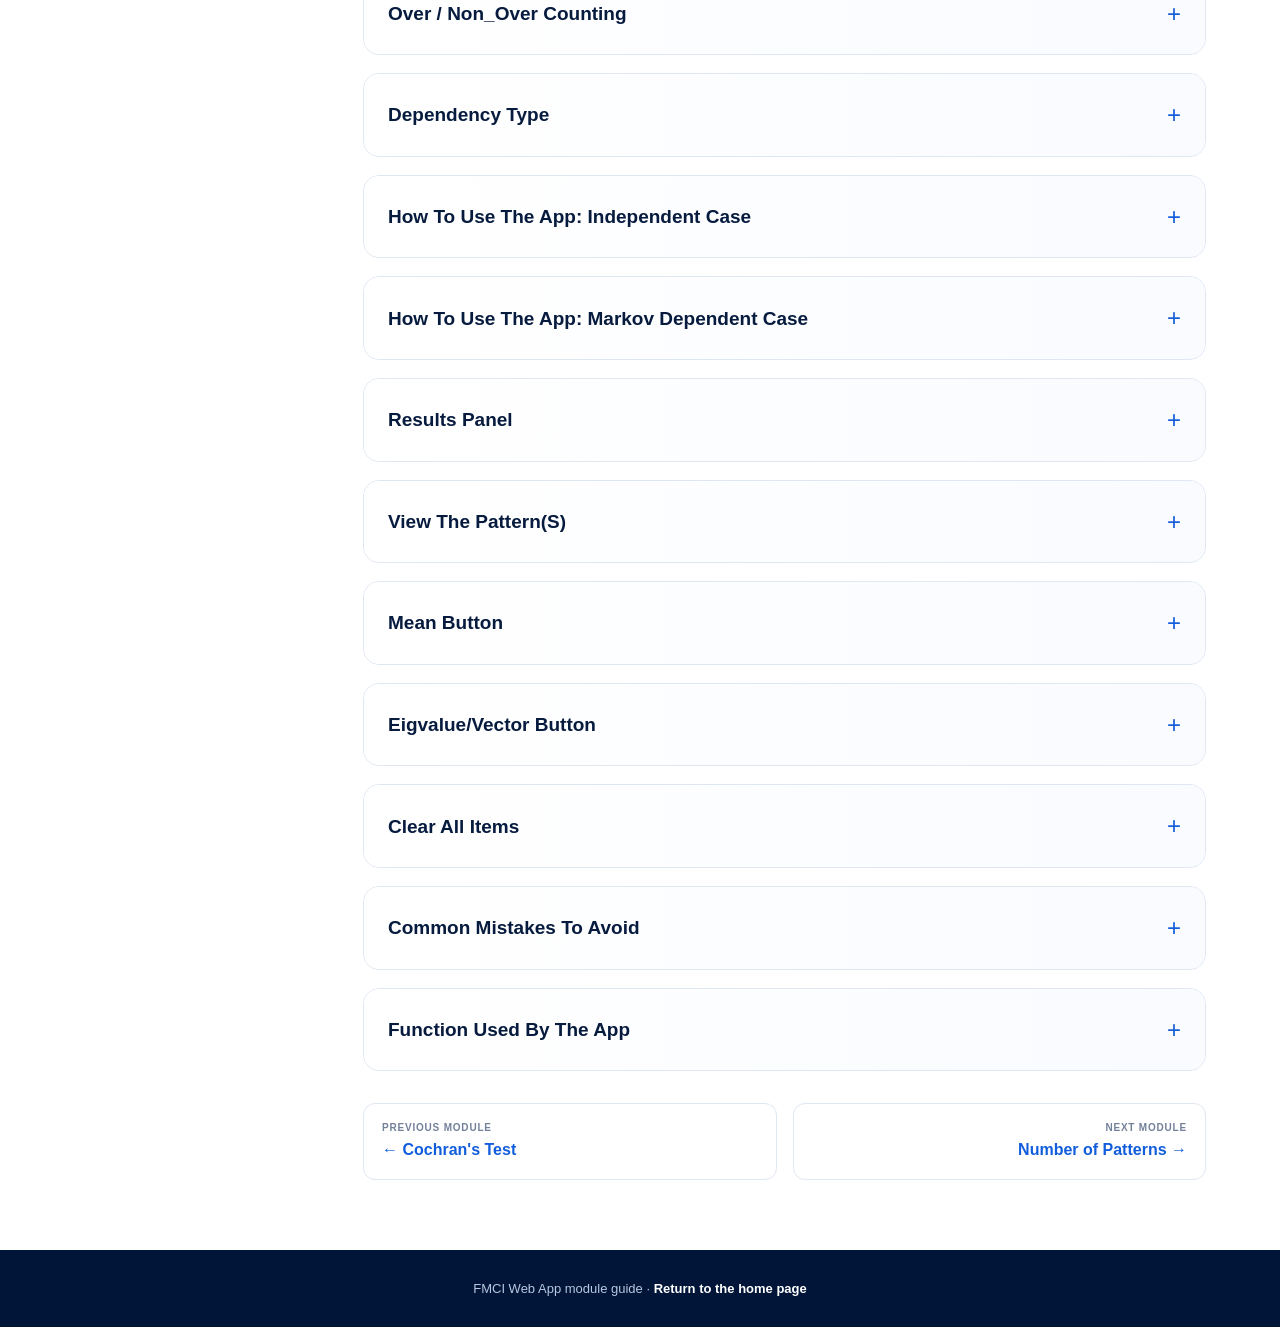
<file: modules/waiting-time.html>
<!DOCTYPE html>

<html lang="en">
<head>
<meta charset="utf-8"/>
<meta content="width=device-width, initial-scale=1.0" name="viewport"/>
<meta content="Compute the exact probability that the r-th occurrence of one or more patterns has not occurred by time n." name="description"/>
<title>Waiting Time — FMCI Web App Guide</title>
<link href="../assets/module-pages.css" rel="stylesheet"/>
</head>
<body>
<header class="topbar">
<nav class="nav">
<a class="brand" href="../index.html"><span class="brand-mark"></span><span>FMCI Web App</span></a>
<div class="navlinks"><a href="../index.html">Home</a><a href="../index.html#methods">All Modules</a><a class="launch" href="https://desktop-nvaeldt.tailb7802d.ts.net/webapps/home/session.html?app=WuWebAppDesignerWeb2" rel="noopener noreferrer" target="_blank">Launch App ↗</a></div>
</nav>
</header>
<section class="hero">
<div class="hero-inner">
<div>
<div class="breadcrumb"><a href="../index.html">Home</a> / <a href="../index.html#methods">Modules</a> / Waiting Time</div>
<div class="eyebrow">Pattern occurrence timing</div>
<div class="title-row"><div class="module-icon"><svg viewbox="0 0 24 24"><circle cx="12" cy="12" r="9"></circle><path d="M12 7v5l3 2"></path></svg></div><h1>Waiting Time</h1></div>
<p class="hero-summary">Compute the exact probability that the r-th occurrence of one or more patterns has not occurred by time n.</p>
<div class="hero-actions"><a class="btn btn-primary" href="https://desktop-nvaeldt.tailb7802d.ts.net/webapps/home/session.html?app=WuWebAppDesignerWeb2" rel="noopener noreferrer" target="_blank">Open the Web App ↗</a><a class="btn btn-secondary" href="#guide">Read the guide ↓</a></div>
</div>
<aside class="formula-card"><div class="small">Core result</div><div class="formula">P(Wᵣ &gt; n) = P(Xₙ &lt; r)</div><div class="formula-note">Exact finite-sample calculations based on finite Markov chain imbedding.</div></aside>
</div>
</section>
<main class="content" id="guide">
<div class="overview-grid">
<div class="overview-card"><div class="label">What it computes</div><p>P(Wᵣ &gt; n) = P(Xₙ &lt; r)</p></div>
<div class="overview-card"><div class="label">Supported models</div><p>Independent or Markov-dependent; overlapping or non-overlapping counting</p></div>
<div class="overview-card"><div class="label">Main inputs</div><p>States, patterns, r, n, probabilities, counting option</p></div>
</div>
<div class="layout">
<aside class="toc"><h2>On this page</h2><a href="#single-window-web-app-note">Single-window web-app note</a><a href="#purpose">Purpose</a><a href="#main-inputs">Main Inputs</a><a href="#over-non-over-counting">Over / Non_Over Counting</a><a href="#dependency-type">Dependency Type</a><a href="#how-to-use-the-app-independent-case">How To Use The App: Independent Case</a><a href="#how-to-use-the-app-markov-dependent-case">How To Use The App: Markov Dependent Case</a><a href="#results-panel">Results Panel</a><a href="#view-the-pattern-s">View The Pattern(S)</a><a href="#mean-button">Mean Button</a><a href="#eigvalue-vector-button">Eigvalue/Vector Button</a><a href="#clear-all-items">Clear All Items</a><a href="#common-mistakes-to-avoid">Common Mistakes To Avoid</a><a href="#function-used-by-the-app">Function Used By The App</a><div class="source-files"><h2>MATLAB routines</h2><span>Waiting_time.m</span><span>Waiting_time_eig.m</span></div></aside>
<article class="guide"><section class="section-card" id="single-window-web-app-note">
<details open="">
<summary>Single-window web-app note</summary>
<div class="section-body"><p>The original desktop instructions sometimes refer to buttons that open separate input windows. In this single-window web version, enter those same values directly in the text boxes or tables on the current tab. The mathematical meaning of the inputs and outputs is unchanged.</p></div>
</details>
</section><section class="section-card" id="purpose">
<details open="">
<summary>Purpose</summary>
<div class="section-body"><p>This app computes probabilities for the waiting time until patterns occur in a sequence of m-state trials.</p>
<p>Let W_r be the waiting time until the r-th occurrence of any entered pattern. The app calculates:</p>
<pre class="formula-block">    P(W_r &gt; n)
        Probability that the r-th occurrence has NOT happened
        by time n.</pre>
<pre class="formula-block">    P(W_r &lt;= n)
        Probability that the r-th occurrence HAS happened
        by time n.</pre>
<p>Equivalently, if X_n is the number of pattern occurrences in the first n trials, then:</p>
<pre class="formula-block">    P(W_r &gt; n)  =  P(X_n &lt; r)
    P(W_r &lt;= n) =  P(X_n &gt;= r)</pre></div>
</details>
</section><section class="section-card" id="main-inputs">
<details>
<summary>Main Inputs</summary>
<div class="section-body"><pre class="formula-block">m-state trials
    Enter the number of possible states, m.
    States are labeled: 1, 2, ..., m.</pre>
<pre class="formula-block">Number of Patterns
    Enter how many patterns you want to study.
    Then click Enter The Patterns and enter that many patterns.</pre>
<pre class="formula-block">Enter The Patterns
    Opens the pattern-entry window.
    Each pattern should use state labels 1,...,m.
    Put spaces between symbols.</pre>
<pre class="formula-block">    Correct examples for m = 2:
        1 2
        2 2
        1 1 2</pre>
<pre class="formula-block">    Correct examples for m = 4:
        1 3 4
        2 2</pre>
<pre class="formula-block">    Incorrect examples:
        0 1       because state 0 is not allowed
        1 5       if m = 4
        A B       because pattern entries must be numeric</pre>
<pre class="formula-block">Length of Sequence
    Enter n, the time point or sequence length.</pre>
<pre class="formula-block">Waiting order r
    Enter which occurrence you are waiting for.</pre>
<pre class="formula-block">    r = 1 means the first occurrence.
    r = 2 means the second occurrence.
    r = 3 means the third occurrence.</pre></div>
</details>
</section><section class="section-card" id="over-non-over-counting">
<details>
<summary>Over / Non_Over Counting</summary>
<div class="section-body"><pre class="formula-block">Over
    Overlapping pattern occurrences are allowed.</pre>
<pre class="example-block">    Example: pattern = 1 1, sequence = 1 1 1
        The pattern occurs at positions 1-2 and 2-3.
        These two occurrences overlap.</pre>
<pre class="formula-block">non_Over
    Non-overlapping counting is used.</pre>
<pre class="example-block">    Example: pattern = 1 1, sequence = 1 1 1
        The occurrence at positions 1-2 is counted.
        The overlapping occurrence at positions 2-3 is not
        counted as a separate non-overlapping occurrence.</pre></div>
</details>
</section><section class="section-card" id="dependency-type">
<details>
<summary>Dependency Type</summary>
<div class="section-body"><pre class="formula-block">Independent
    Each trial is independent with the same state probability
    vector.</pre>
<pre class="formula-block">    Use the button:
        Enter State Probabilities</pre>
<pre class="formula-block">    The probability vector is:
        Pi = [P(State 1), P(State 2), ..., P(State m)]</pre>
<pre class="formula-block">    Default values are equal probabilities:
        [1/m, 1/m, ..., 1/m]</pre>
<pre class="formula-block">Markov Dependent
    The sequence follows an m-state Markov chain.</pre>
<pre class="formula-block">    Use these buttons:
        Enter the Initial P
        Enter the Transition P</pre>
<pre class="formula-block">    Initial P is:
        ini = [P(X_1=1), P(X_1=2), ..., P(X_1=m)]</pre>
<pre class="formula-block">    Transition P is an m-by-m matrix:
        P(i,j) = P(X_t = j | X_{t-1} = i)</pre>
<pre class="formula-block">    Every row of the transition matrix must sum to 1.</pre>
<pre class="formula-block">    Default initial probabilities are equal:
        [1/m, 1/m, ..., 1/m]</pre>
<pre class="formula-block">    Default transition probabilities are also equal in every
    row: [1/m, 1/m, ..., 1/m]</pre></div>
</details>
</section><section class="section-card" id="how-to-use-the-app-independent-case">
<details>
<summary>How To Use The App: Independent Case</summary>
<div class="section-body"><p>Example 1: First waiting time for one pattern</p>
<pre class="example-block">Question: In 20 independent binary trials, what is the
probability that pattern 1 2 has not occurred by time 20?</pre>
<pre class="example-block">Use these inputs:
    m-state trials           = 2
    Number of Patterns       = 1
    Pattern                  = 1 2
    Length of Sequence       = 20
    Waiting order r          = 1
    Counting                 = Over
    Dependency               = Independent
    State probabilities      = [0.5 0.5]</pre>
<pre class="formula-block">Steps:
    1. Click Clear all items.
    2. Enter m-state trials = 2.
    3. Enter Number of Patterns = 1.
    4. Click Enter The Patterns.
    5. Enter Pattern 1 as: 1 2.
    6. Click Save.
    7. Enter Length of Sequence = 20.
    8. Enter Waiting order r = 1.
    9. Select Over.
   10. Select Independent.
   11. Click Enter State Probabilities.
   12. Enter P(State 1)=0.5 and P(State 2)=0.5.
   13. Click Save.
   14. Click Calculate the Probability.</pre>
<pre class="formula-block">The Results panel displays:
    P(W_1 &gt; 20)
    P(W_1 &lt;= 20)</pre>
<p>Example 2: Second occurrence of a pattern</p>
<pre class="example-block">Question: In 30 independent binary trials, what is the
probability that pattern 1 1 has occurred at least twice by
time 30?</pre>
<pre class="example-block">Use these inputs:
    m-state trials           = 2
    Number of Patterns       = 1
    Pattern                  = 1 1
    Length of Sequence       = 30
    Waiting order r          = 2
    Counting                 = Over
    Dependency               = Independent
    State probabilities      = [0.4 0.6]</pre>
<pre class="example-block">Interpretation:
    P(W_2 &lt;= 30) is the probability that the second occurrence
    of pattern 1 1 has happened by time 30.</pre>
<p class="guide-label">Example 3: Multiple patterns</p>
<pre class="example-block">Question: In a three-state sequence, what is the probability
that at least one of two patterns has occurred by time 25?</pre>
<pre class="example-block">Use these inputs:
    m-state trials           = 3
    Number of Patterns       = 2
    Pattern 1                = 1 2
    Pattern 2                = 3 3
    Length of Sequence       = 25
    Waiting order r          = 1
    Counting                 = Over
    Dependency               = Independent
    State probabilities      = [0.2 0.5 0.3]</pre>
<p>The app treats the waiting time as the time until any entered pattern occurs.</p></div>
</details>
</section><section class="section-card" id="how-to-use-the-app-markov-dependent-case">
<details>
<summary>How To Use The App: Markov Dependent Case</summary>
<div class="section-body"><p>Example 4: Markov-dependent binary sequence</p>
<pre class="example-block">Question: In a Markov-dependent binary sequence, what is the
probability that pattern 1 1 has not occurred by time 20?</pre>
<pre class="example-block">Use these inputs:
    m-state trials           = 2
    Number of Patterns       = 1
    Pattern                  = 1 1
    Length of Sequence       = 20
    Waiting order r          = 1
    Counting                 = Over
    Dependency               = Markov Dependent</pre>
<pre class="example-block">Initial probability:
    ini = [0.6 0.4]</pre>
<pre class="example-block">Transition matrix:
    P = [0.7 0.3
         0.2 0.8]</pre>
<pre class="formula-block">Meaning:
    P(X_1=1) = 0.6
    P(X_1=2) = 0.4
    P(1 -&gt; 1) = 0.7
    P(1 -&gt; 2) = 0.3
    P(2 -&gt; 1) = 0.2
    P(2 -&gt; 2) = 0.8</pre>
<pre class="formula-block">Steps:
    1. Click Clear all items.
    2. Enter m-state trials = 2.
    3. Enter Number of Patterns = 1.
    4. Click Enter The Patterns and enter: 1 1.
    5. Enter Length of Sequence = 20.
    6. Enter Waiting order r = 1.
    7. Select Markov Dependent.
    8. Click Enter the Initial P and enter [0.6 0.4].
    9. Click Enter the Transition P and enter the matrix above.
   10. Click Calculate the Probability.</pre>
<p>Example 5: Markov-dependent three-state sequence</p>
<pre class="example-block">Use these inputs:
    m-state trials           = 3
    Number of Patterns       = 2
    Pattern 1                = 1 2 1
    Pattern 2                = 3 3
    Length of Sequence       = 40
    Waiting order r          = 1
    Counting                 = non_Over
    Dependency               = Markov Dependent</pre>
<pre class="example-block">Initial probability:
    ini = [0.2 0.5 0.3]</pre>
<pre class="example-block">Transition matrix:
    P = [0.6 0.3 0.1
         0.2 0.5 0.3
         0.1 0.4 0.5]</pre></div>
</details>
</section><section class="section-card" id="results-panel">
<details>
<summary>Results Panel</summary>
<div class="section-body"><p class="guide-label">The Results panel reports:</p>
<pre class="formula-block">    P(W_r &gt; n)
        Probability that the r-th occurrence has not occurred
        by time n.</pre>
<pre class="formula-block">    P(W_r &lt;= n)
        Probability that the r-th occurrence has occurred by
        time n.</pre>
<pre class="formula-block">    mode and count
        Shows whether the calculation used Independent or
        Markov Dependent probabilities, and Over or non_Over
        counting.</pre></div>
</details>
</section><section class="section-card" id="view-the-pattern-s">
<details>
<summary>View The Pattern(S)</summary>
<div class="section-body"><p>Click View the Pattern(s) to display the patterns currently saved in the app.</p></div>
</details>
</section><section class="section-card" id="mean-button">
<details>
<summary>Mean Button</summary>
<div class="section-body"><p>The Mean button is optional. If enabled in your version, it computes a truncated mean using the survival probabilities:</p>
<pre class="formula-block">    1 + sum_{t=1}^n P(W_r &gt; t)</pre>
<p>This is the expected value of min(W_r, n+1).</p></div>
</details>
</section><section class="section-card" id="eigvalue-vector-button">
<details>
<summary>Eigvalue/Vector Button</summary>
<div class="section-body"><p>The L_eigValue/vector button is optional.</p>
<p>It displays the dominant eigenvalue and a right eigenvector of the transient FMCI matrix used in the waiting-time calculation.</p>
<p>The output should appear in one clean text area inside the eigenvalue/vector panel to avoid overlapping text.</p></div>
</details>
</section><section class="section-card" id="clear-all-items">
<details>
<summary>Clear All Items</summary>
<div class="section-body"><p>Click Clear all items before starting a new calculation.</p>
<p>This should clear input fields, saved patterns, saved probabilities, saved transition matrix, results, and the eigenvalue/vector output.</p>
<p>The Waiting order r field is usually reset to 1.</p></div>
</details>
</section><section class="section-card" id="common-mistakes-to-avoid">
<details>
<summary>Common Mistakes To Avoid</summary>
<div class="section-body"><ol><li>Pattern symbols must be between 1 and m.</li><li>Number of Patterns must match the number of patterns entered.</li><li>Probability vectors must sum to 1.</li><li>Transition matrix rows must sum to 1.</li><li>For Independent, use Enter State Probabilities.</li><li>For Markov Dependent, use both Initial P and Transition P.</li><li>If you change m-state trials, enter probabilities again.</li><li>If the result seems unexpected, click View the Pattern(s).</li></ol></div>
</details>
</section><section class="section-card" id="function-used-by-the-app">
<details>
<summary>Function Used By The App</summary>
<div class="section-body"><p class="guide-label">The app calls:</p>
<pre class="formula-block">    [probGTn, probGTnCurve, PGF] = Waiting_time(...)</pre>
<p class="guide-label">The main returned probability is:</p>
<pre class="formula-block">    probGTn = P(W_r &gt; n)</pre>
<p class="guide-label">and the app also displays:</p>
<pre class="formula-block">    1 - probGTn = P(W_r &lt;= n)</pre></div>
</details>
</section>
<nav class="page-nav"><a href="cochran-test.html"><small>Previous module</small><strong>← Cochran's Test</strong></a><a href="number-of-patterns.html"><small>Next module</small><strong>Number of Patterns →</strong></a></nav>
</article>
</div>
</main>
<footer class="footer">FMCI Web App module guide · <a href="../index.html">Return to the home page</a></footer>
</body>
</html>
</file>
<file: assets/module-pages.css>
:root{--navy:#001538;--navy2:#02244f;--blue:#125ddc;--blue2:#0f4fbe;--ink:#061b3e;--muted:#596579;--line:#dfe7f3;--soft:#f4f7fc;--soft2:#eaf1fd;--white:#fff;--shadow:0 18px 45px rgba(4,29,70,.12)}
*{box-sizing:border-box}html{scroll-behavior:smooth}body{margin:0;font-family:-apple-system,BlinkMacSystemFont,"Segoe UI",Roboto,Helvetica,Arial,sans-serif;color:var(--ink);line-height:1.65;background:#fff}a{color:inherit;text-decoration:none}.topbar{background:var(--navy);color:#fff;position:sticky;top:0;z-index:20;box-shadow:0 2px 14px rgba(0,0,0,.12)}.nav{max-width:1180px;margin:auto;padding:14px 24px;display:flex;align-items:center;gap:24px}.brand{display:flex;align-items:center;gap:11px;font-weight:800;letter-spacing:-.01em}.brand-mark{width:34px;height:34px;border:2px solid #2f7bf6;border-radius:50%;display:grid;place-items:center;color:#2f7bf6}.brand-mark:after{content:"";width:7px;height:7px;border-radius:50%;background:#fff;box-shadow:0 -9px 0 #2f7bf6,9px 0 0 #2f7bf6,0 9px 0 #2f7bf6,-9px 0 0 #2f7bf6}.navlinks{margin-left:auto;display:flex;align-items:center;gap:22px;font-weight:650;font-size:14px}.navlinks a{color:#dce5f7}.navlinks a:hover{color:#fff}.launch{background:var(--blue);color:#fff!important;border-radius:8px;padding:10px 17px;display:inline-flex;align-items:center;gap:7px}.launch:hover{background:var(--blue2)}
.hero{background:linear-gradient(180deg,#f7faff 0%,#eaf1fd 100%);border-bottom:1px solid #dce6f7}.hero-inner{max-width:1180px;margin:auto;padding:58px 24px 50px;display:grid;grid-template-columns:1.45fr .8fr;gap:48px;align-items:center}.breadcrumb{font-size:13px;color:#64738d;margin-bottom:14px}.breadcrumb a{color:var(--blue);font-weight:700}.eyebrow{text-transform:uppercase;letter-spacing:.12em;font-size:12px;font-weight:800;color:var(--blue);margin-bottom:10px}.title-row{display:flex;align-items:center;gap:16px}.module-icon{width:58px;height:58px;border-radius:16px;background:#fff;display:grid;place-items:center;color:var(--blue);box-shadow:0 10px 25px rgba(18,93,220,.13);flex:none}.module-icon svg{width:29px;height:29px;fill:none;stroke:currentColor;stroke-width:1.9;stroke-linecap:round;stroke-linejoin:round}.hero h1{font-size:48px;line-height:1.06;margin:0;letter-spacing:-1.3px}.hero-summary{font-size:18px;color:#46566f;max-width:760px;margin:18px 0 24px}.hero-actions{display:flex;gap:13px;flex-wrap:wrap}.btn{display:inline-flex;align-items:center;justify-content:center;gap:8px;border-radius:999px;padding:12px 21px;font-weight:750;font-size:14px}.btn-primary{background:var(--blue);color:#fff;box-shadow:0 8px 22px rgba(18,93,220,.25)}.btn-primary:hover{background:var(--blue2)}.btn-secondary{background:#fff;color:var(--blue);border:1px solid #cddcf5}.formula-card{background:var(--navy2);color:#fff;border-radius:18px;padding:28px;box-shadow:var(--shadow);position:relative;overflow:hidden}.formula-card:after{content:"";position:absolute;width:180px;height:180px;border:34px solid rgba(84,142,240,.12);border-radius:50%;right:-90px;top:-95px}.formula-card .small{font-size:12px;text-transform:uppercase;letter-spacing:.12em;color:#a9c3ee;font-weight:800}.formula{font-family:Georgia,"Times New Roman",serif;font-size:27px;line-height:1.35;margin:12px 0 20px}.formula-note{font-size:13px;color:#c8d6ed;border-top:1px solid rgba(255,255,255,.12);padding-top:15px}
.content{max-width:1180px;margin:auto;padding:44px 24px 70px}.overview-grid{display:grid;grid-template-columns:repeat(3,1fr);gap:18px;margin-bottom:36px}.overview-card{border:1px solid var(--line);border-radius:14px;padding:20px;background:#fff}.overview-card .label{font-size:11px;text-transform:uppercase;letter-spacing:.1em;color:#6a7890;font-weight:800}.overview-card p{margin:7px 0 0;font-size:14px;color:#3f4e65}.layout{display:grid;grid-template-columns:255px minmax(0,1fr);gap:34px}.toc{position:sticky;top:88px;align-self:start;border:1px solid var(--line);border-radius:14px;padding:18px;background:#fff;max-height:calc(100vh - 110px);overflow:auto}.toc h2{font-size:13px;text-transform:uppercase;letter-spacing:.09em;margin:0 0 12px;color:#5d6b82}.toc a{display:block;font-size:13px;color:#526078;padding:7px 9px;border-left:2px solid transparent}.toc a:hover{background:var(--soft);color:var(--blue);border-left-color:var(--blue)}.source-files{margin-top:18px;padding-top:15px;border-top:1px solid var(--line)}.source-files span{display:block;font-family:ui-monospace,SFMono-Regular,Menlo,monospace;font-size:11px;color:#53647e;background:var(--soft);padding:5px 7px;border-radius:5px;margin-top:6px;overflow-wrap:anywhere}.guide{min-width:0}.section-card{border:1px solid var(--line);border-radius:16px;background:#fff;margin-bottom:18px;overflow:hidden;scroll-margin-top:96px}.section-card details{margin:0}.section-card summary{cursor:pointer;list-style:none;padding:21px 24px;font-size:19px;font-weight:800;display:flex;align-items:center;justify-content:space-between;gap:16px;background:linear-gradient(90deg,#fff,#f9fbff)}.section-card summary::-webkit-details-marker{display:none}.section-card summary:after{content:"+";font-size:24px;font-weight:400;color:var(--blue)}.section-card details[open] summary:after{content:"−"}.section-body{border-top:1px solid var(--line);padding:23px 24px 26px;color:#35445c}.section-body p{margin:0 0 15px}.section-body ol,.section-body ul{padding-left:24px}.guide-label{font-weight:800;color:var(--ink);margin-top:18px!important}.formula-block,.example-block{white-space:pre-wrap;overflow:auto;border-radius:10px;padding:16px 18px;font-family:ui-monospace,SFMono-Regular,Menlo,Consolas,monospace;font-size:13px;line-height:1.6}.formula-block{background:#f3f6fb;border-left:4px solid #9db8e8;color:#263a5a}.example-block{background:#eef5ff;border-left:4px solid var(--blue);color:#1e375f}.page-nav{display:grid;grid-template-columns:1fr 1fr;gap:16px;margin-top:32px}.page-nav a{border:1px solid var(--line);border-radius:12px;padding:16px 18px}.page-nav a:last-child{text-align:right}.page-nav small{display:block;text-transform:uppercase;letter-spacing:.08em;color:#728099;font-size:10px;font-weight:800}.page-nav strong{color:var(--blue)}.footer{background:var(--navy);color:#b8c7e0;padding:28px 24px;text-align:center;font-size:13px}.footer a{color:#fff;font-weight:700}
@media(max-width:900px){.navlinks a:not(.launch){display:none}.hero-inner{grid-template-columns:1fr}.hero h1{font-size:38px}.overview-grid{grid-template-columns:1fr}.layout{grid-template-columns:1fr}.toc{position:relative;top:0;max-height:none}.page-nav{grid-template-columns:1fr}.page-nav a:last-child{text-align:left}}@media(max-width:560px){.nav{padding:12px 16px}.brand span{display:none}.hero-inner{padding:38px 18px}.title-row{align-items:flex-start}.module-icon{width:50px;height:50px}.hero h1{font-size:33px}.content{padding:30px 16px 55px}.section-card summary,.section-body{padding-left:18px;padding-right:18px}}
</file>
